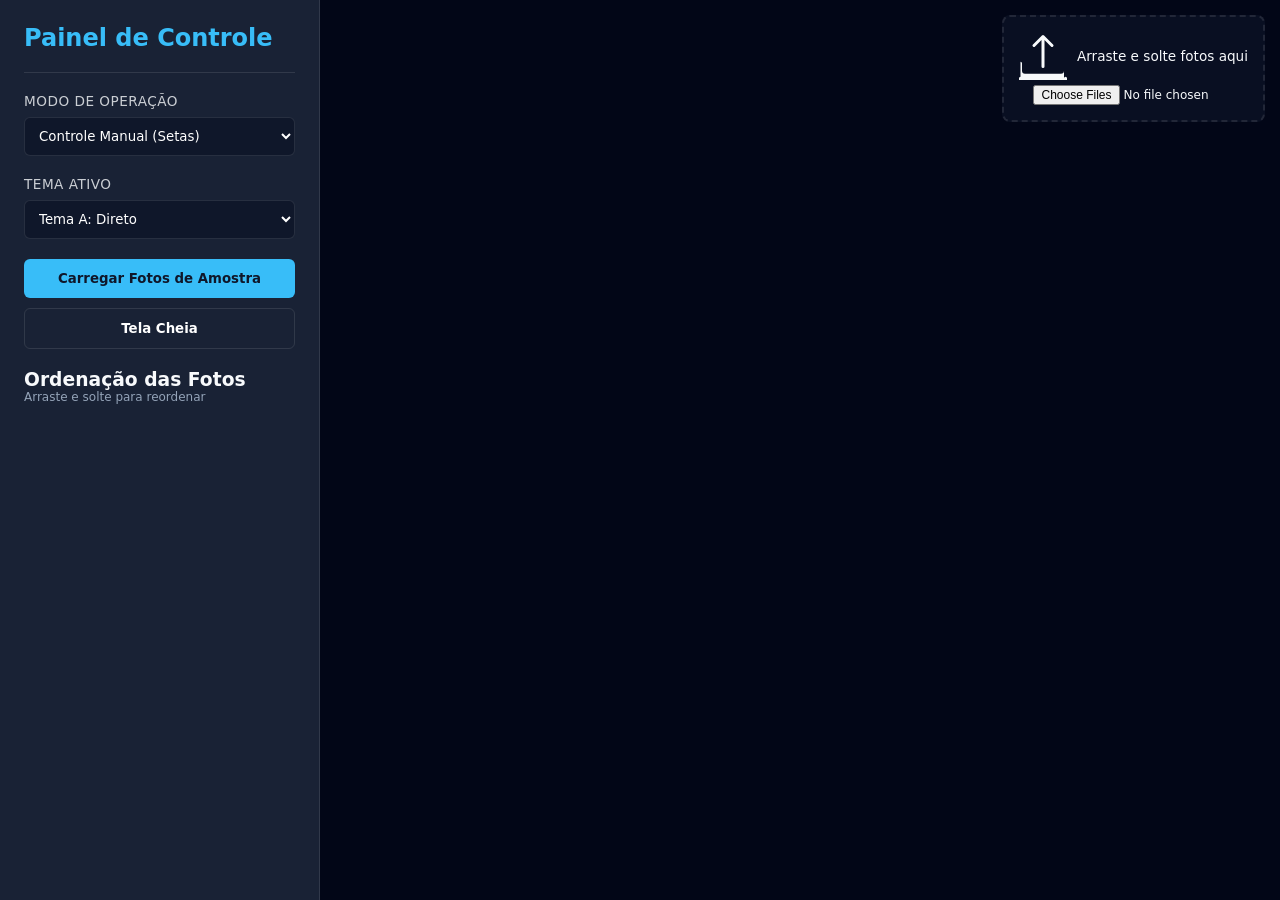
<file: pos-workshop/teste/index.html>
<!DOCTYPE html>
<html lang="pt-br">
<head>
    <meta charset="UTF-8">
    <meta name="viewport" content="width=device-width, initial-scale=1.0">
    <title>WorldSkills - Photo Slideshow Premium</title>
    <link rel="stylesheet" href="style.css">
    <link rel="stylesheet" href="themes.css">
</head>
<body>

    <aside id="sidebar">
        <h2>Painel de Controle</h2>
        <hr>
        
        <div class="control-group">
            <label for="mode-select">Modo de Operação</label>
            <select id="mode-select">
                <option value="manual">Controle Manual (Setas)</option>
                <option value="auto">Reprodução Automática (Loop)</option>
                <option value="random">Reprodução Aleatória (Infinito)</option>
            </select>
        </div>

        <div class="control-group">
            <label for="theme-select">Tema Ativo</label>
            <select id="theme-select">
                <option value="theme-a">Tema A: Direto</option>
                <option value="theme-b">Tema B: Deslizar Lateral</option>
                <option value="theme-c">Tema C: Cascata Vertical</option>
                <option value="theme-d">Tema D: Pilha de Fotos</option>
                <option value="theme-e">Tema E: Porta 3D</option>
                <option value="theme-f">Tema F: Zoom Dinâmico</option>
            </select>
        </div>

        <button id="btn-samples" class="btn-primary">Carregar Fotos de Amostra</button>
        <button id="btn-fullscreen" class="btn-secondary">Tela Cheia</button>

        <div class="order-section">
            <h3>Ordenação das Fotos</h3>
            <p class="hint">Arraste e solte para reordenar</p>
            <ul id="photo-sortable-list"></ul>
        </div>
    </aside>

    <main id="slideshow-viewport" class="theme-a">
        <div id="drop-zone">
            <div class="drop-message">
                <svg width="48" height="48" fill="currentColor" viewBox="0 0 16 16"><path d="M.5 9.9a.5.5 0 0 1 .5.5v2.5a1 1 0 0 0 1 1h12a1 1 0 0 0 1-1v2.5a.5.5 0 0 1 1 0v2.5a2 2 0 0 1-2 2H2a2 2 0 0 1-2-2v-2.5a.5.5 0 0 1 .5-.5z"/><path d="M7.646 1.146a.5.5 0 0 1 .708 0l3 3a.5.5 0 0 1-.708.708L8.5 2.707V11.5a.5.5 0 0 1-1 0V2.707L5.354 4.854a.5.5 0 1 1-.708-.708l3-3z"/></svg>
                <p>Arraste e solte fotos aqui</p>
            </div>
            <input type="file" id="file-fallback" multiple accept="image/*">
        </div>
        
        <div id="stage"></div>
    </main>

    <div id="command-hud" class="hidden">
        <div class="hud-box">
            <input type="text" id="hud-search" placeholder="Digite um comando... (Use as setas ↑ ↓ e Enter)">
            <ul id="hud-options">
                <li data-cmd="mode-manual" class="active">Mudar para o modo de controle manual</li>
                <li data-cmd="mode-auto">Mudar para o modo de reprodução automática</li>
                <li data-cmd="mode-random">Mudar para o modo de reprodução aleatória</li>
                <li data-cmd="theme-a">Mudar para o tema A</li>
                <li data-cmd="theme-b">Mudar para o tema B</li>
                <li data-cmd="theme-c">Mudar para o tema C</li>
                <li data-cmd="theme-d">Mudar para o tema D</li>
                <li data-cmd="theme-e">Mudar para o tema E</li>
                <li data-cmd="theme-f">Mudar para o tema F</li>
            </ul>
            <div class="hud-footer">Pressione <kbd>ESC</kbd> para fechar</div>
        </div>
    </div>

    <script src="app.js"></script>
</body>
</html>
</file>
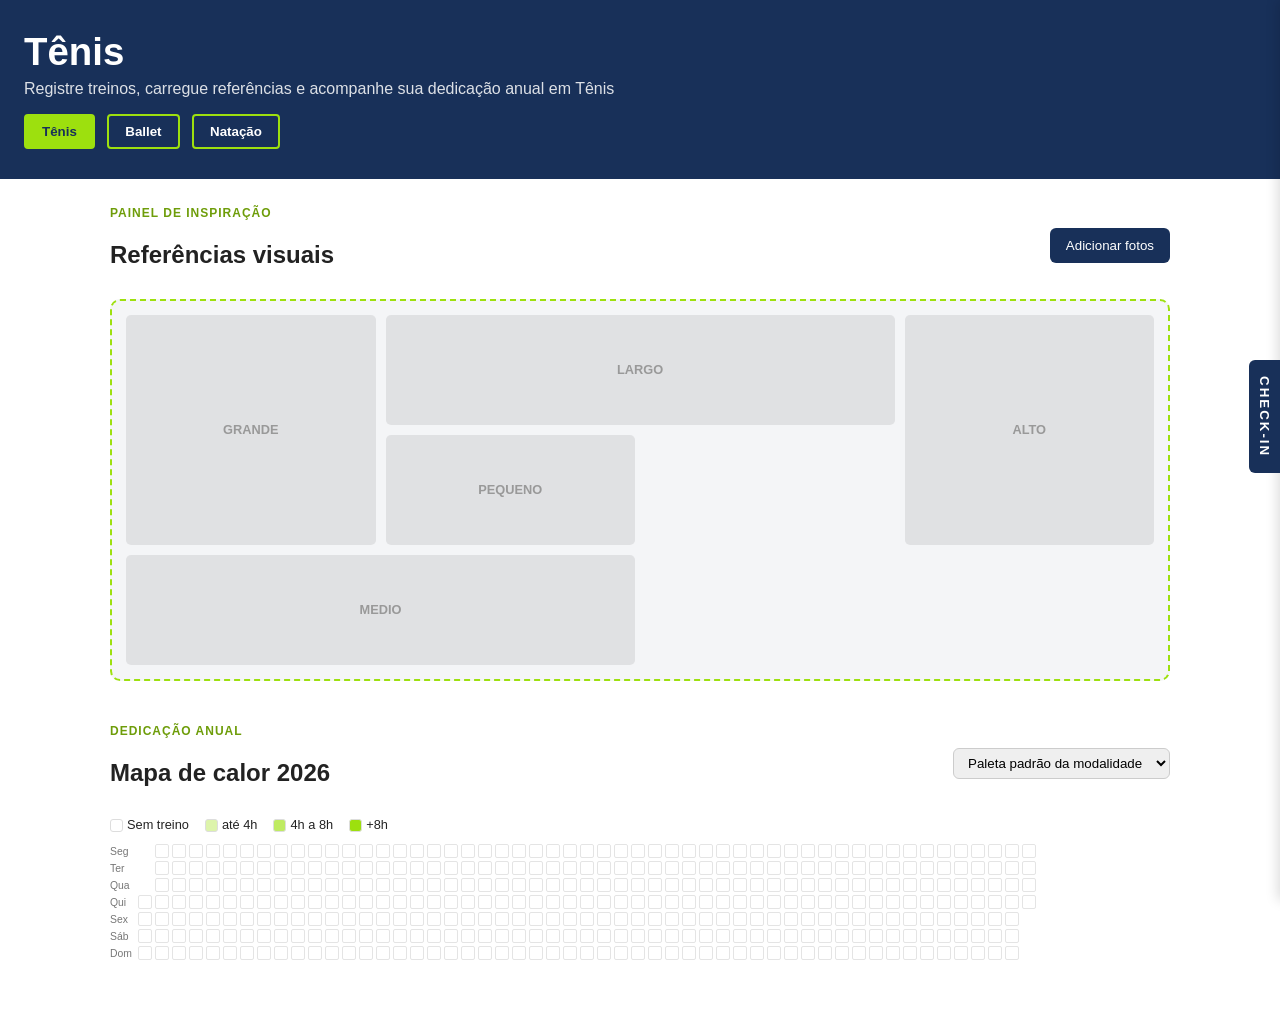
<file: seletiva_provas/front/index.html>
<!DOCTYPE html>
<html lang="pt-br">
<head>
<meta charset="UTF-8">
<title>Gestão de Treinos</title>
<link rel="stylesheet" href="style.css">
</head>
<body>

  <!-- cabeçalho: nome do esporte + seletor de modalidade -->
  <header id="cabecalho">
    <h1 id="nomeEsporte">Tênis</h1>
    <p>Registre treinos, carregue referências e acompanhe sua dedicação anual em <span id="nomeEsporte2">Tênis</span></p>
    <nav id="seletorModalidade">
      <button data-tema="tenis" class="ativo">Tênis</button>
      <button data-tema="ballet">Ballet</button>
      <button data-tema="natacao">Natação</button>
    </nav>
  </header>

  <main>

    <!-- painel de inspiração: grid de 5 slots com drag and drop -->
    <section id="painelInspiracao">
      <div class="painel-topo">
        <div>
          <span class="eyebrow">PAINEL DE INSPIRAÇÃO</span>
          <h2>Referências visuais</h2>
        </div>
        <button id="btnAdicionarFotos">Adicionar fotos</button>
        <input type="file" id="inputArquivo" accept="image/*" multiple hidden>
      </div>
      <div id="dropzone">
        <div id="gridFotos"></div>
      </div>
    </section>

    <!-- mapa de calor anual (estilo GitHub) -->
    <section id="secaoHeatmap">
      <div class="heatmap-topo">
        <div>
          <span class="eyebrow">DEDICAÇÃO ANUAL</span>
          <h2>Mapa de calor 2026</h2>
        </div>
        <select id="selectCorHeatmap">
          <option value="padrao">Paleta padrão da modalidade</option>
          <option value="cor1">Base na cor 1 da paleta</option>
          <option value="cor2">Base na cor 2 da paleta</option>
          <option value="cor3">Base na cor 3 da paleta</option>
        </select>
      </div>
      <div class="legenda">
        <span><i class="quadrado nivel0"></i>Sem treino</span>
        <span><i class="quadrado nivel1"></i>até 4h</span>
        <span><i class="quadrado nivel2"></i>4h a 8h</span>
        <span><i class="quadrado nivel3"></i>+8h</span>
      </div>
      <div id="heatmapWrapper">
        <div id="labelsDias">
          <span>Seg</span><span>Ter</span><span>Qua</span><span>Qui</span><span>Sex</span><span>Sáb</span><span>Dom</span>
        </div>
        <div id="heatmapGrid"></div>
      </div>
    </section>
  </main>

  <!-- tooltip flutuante do heatmap -->
  <div id="tooltip" class="escondido"></div>

  <!-- aba fixa que fica sempre visível, mesmo com a sidebar fechada -->
  <button id="abaCheckin">CHECK-IN</button>

  <!-- sidebar retrátil de check-in de treinos -->
  <aside id="sidebarCheckin">
    <span class="eyebrow">CHECK-IN DE TREINOS</span>
    <h3>Registrar treino</h3>

    <label>Modalidade</label>
    <select id="selectModalidade">
      <option value="tenis">Tênis</option>
      <option value="ballet">Ballet</option>
      <option value="natacao">Natação</option>
    </select>

    <label>Data</label>
    <input type="date" id="inputData">

    <label>Data Hora Início</label>
    <input type="datetime-local" id="inputInicio">

    <label>Data Hora Fim</label>
    <input type="datetime-local" id="inputFim">

    <label>Local</label>
    <input type="text" id="inputLocal" placeholder="Ex.: Centro de Treinamento">

    <button id="btnSalvarCheckin">Salvar check-in</button>
    <p id="mensagemCheckin"></p>

    <span class="eyebrow">LOCALSTORAGE</span>
    <h3>Últimos registros</h3>
    <div id="listaRegistros"></div>
    <button id="btnLimparRegistros">Limpar registros</button>
  </aside>

  <script src="script.js"></script>
</body>
</html>
</file>
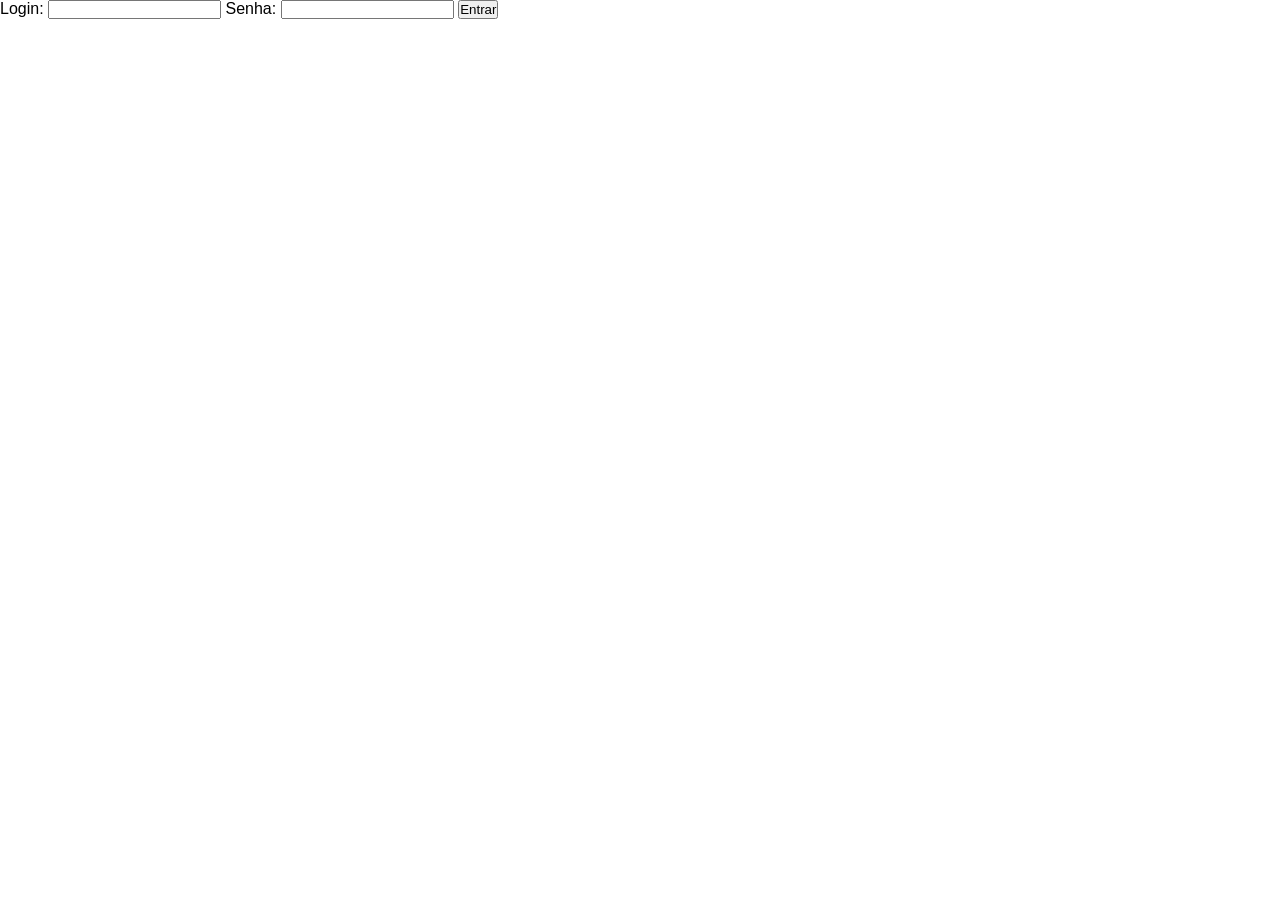
<file: HelpDesk1/tst.html>
<!DOCTYPE html>
<html lang="en">
<head>
    <meta charset="UTF-8">
    <meta name="viewport" content="width=device-width, initial-scale=1.0">
    <title>Login</title>
    <link rel="stylesheet" href="style.css">
</head>
<body>
    <div>
        <form action="POST">
            <label for="login">Login:</label>
            <input type="text" name="login" required>
            <label for="senha">Senha:</label>
            <input type="password" name="senha" required>
            <button type="submit">Entrar</button>
        </form>
    </div>
</body>
</html>
</file>
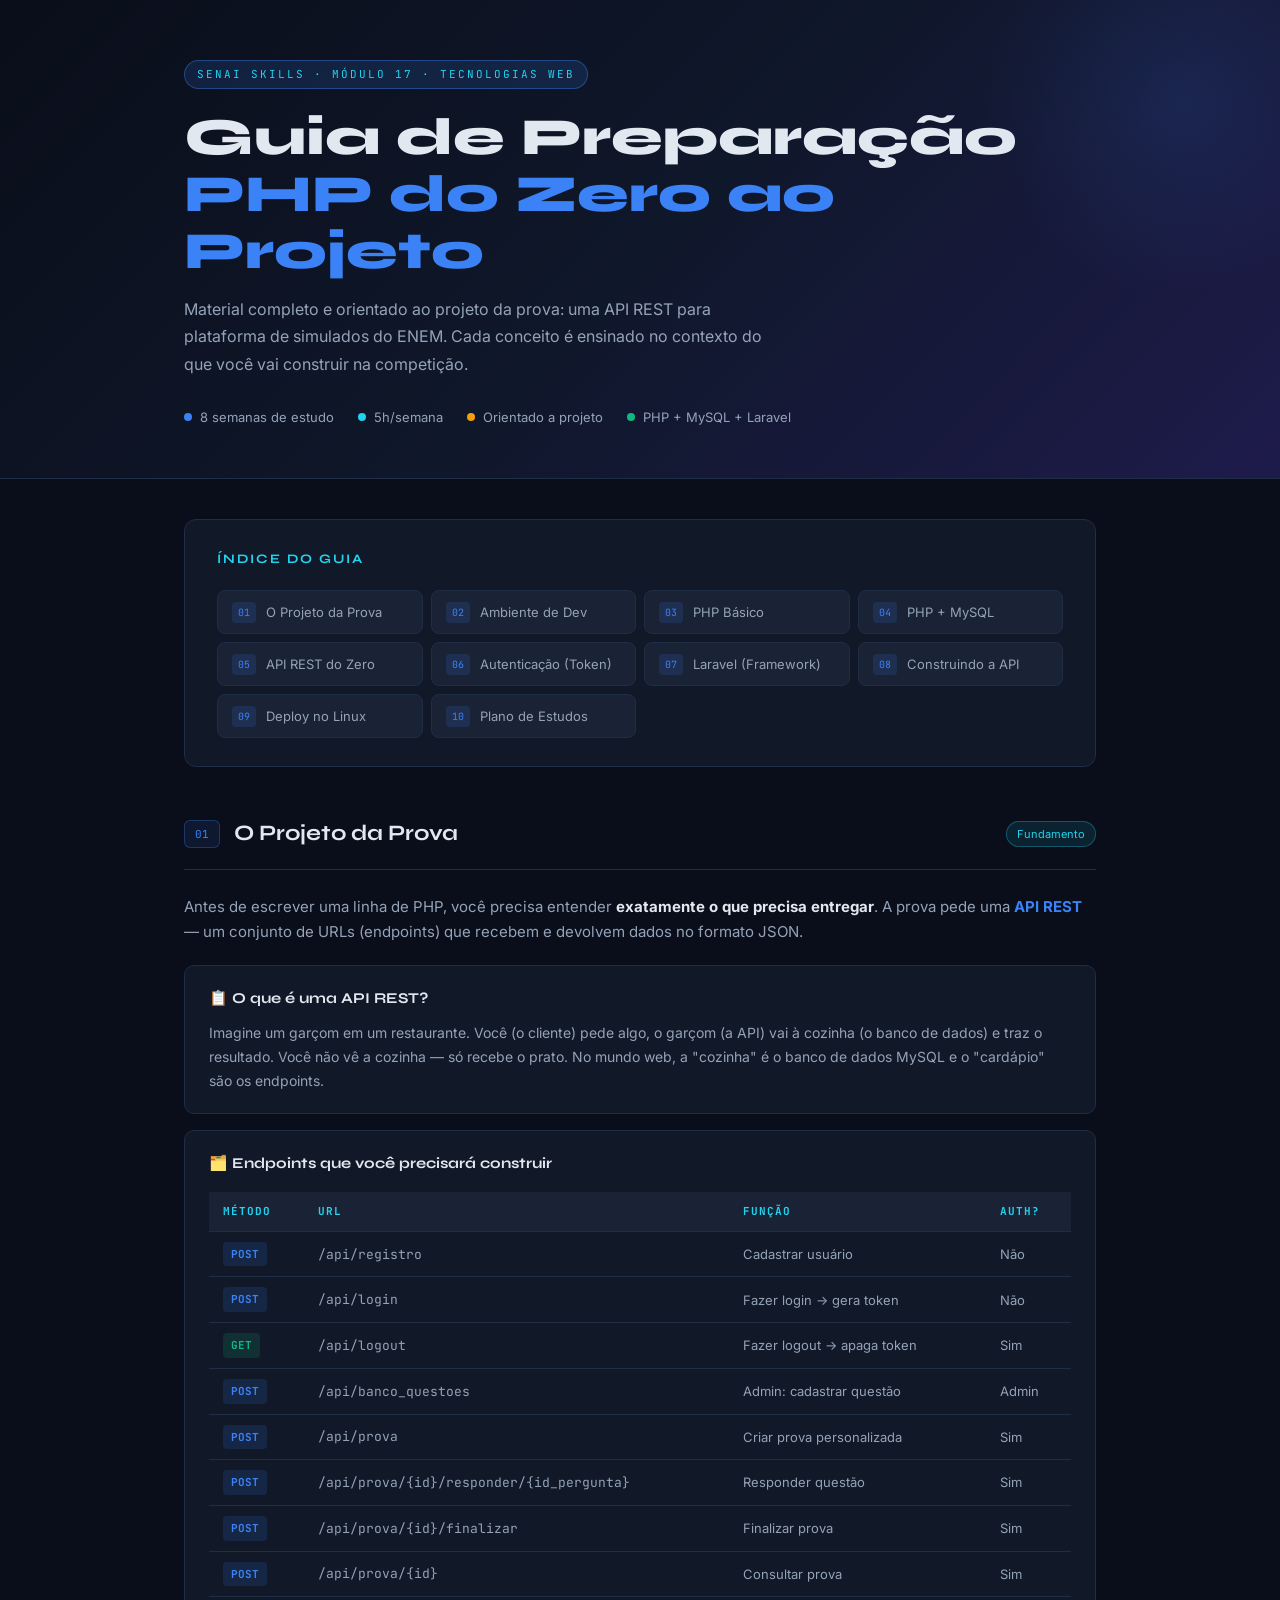
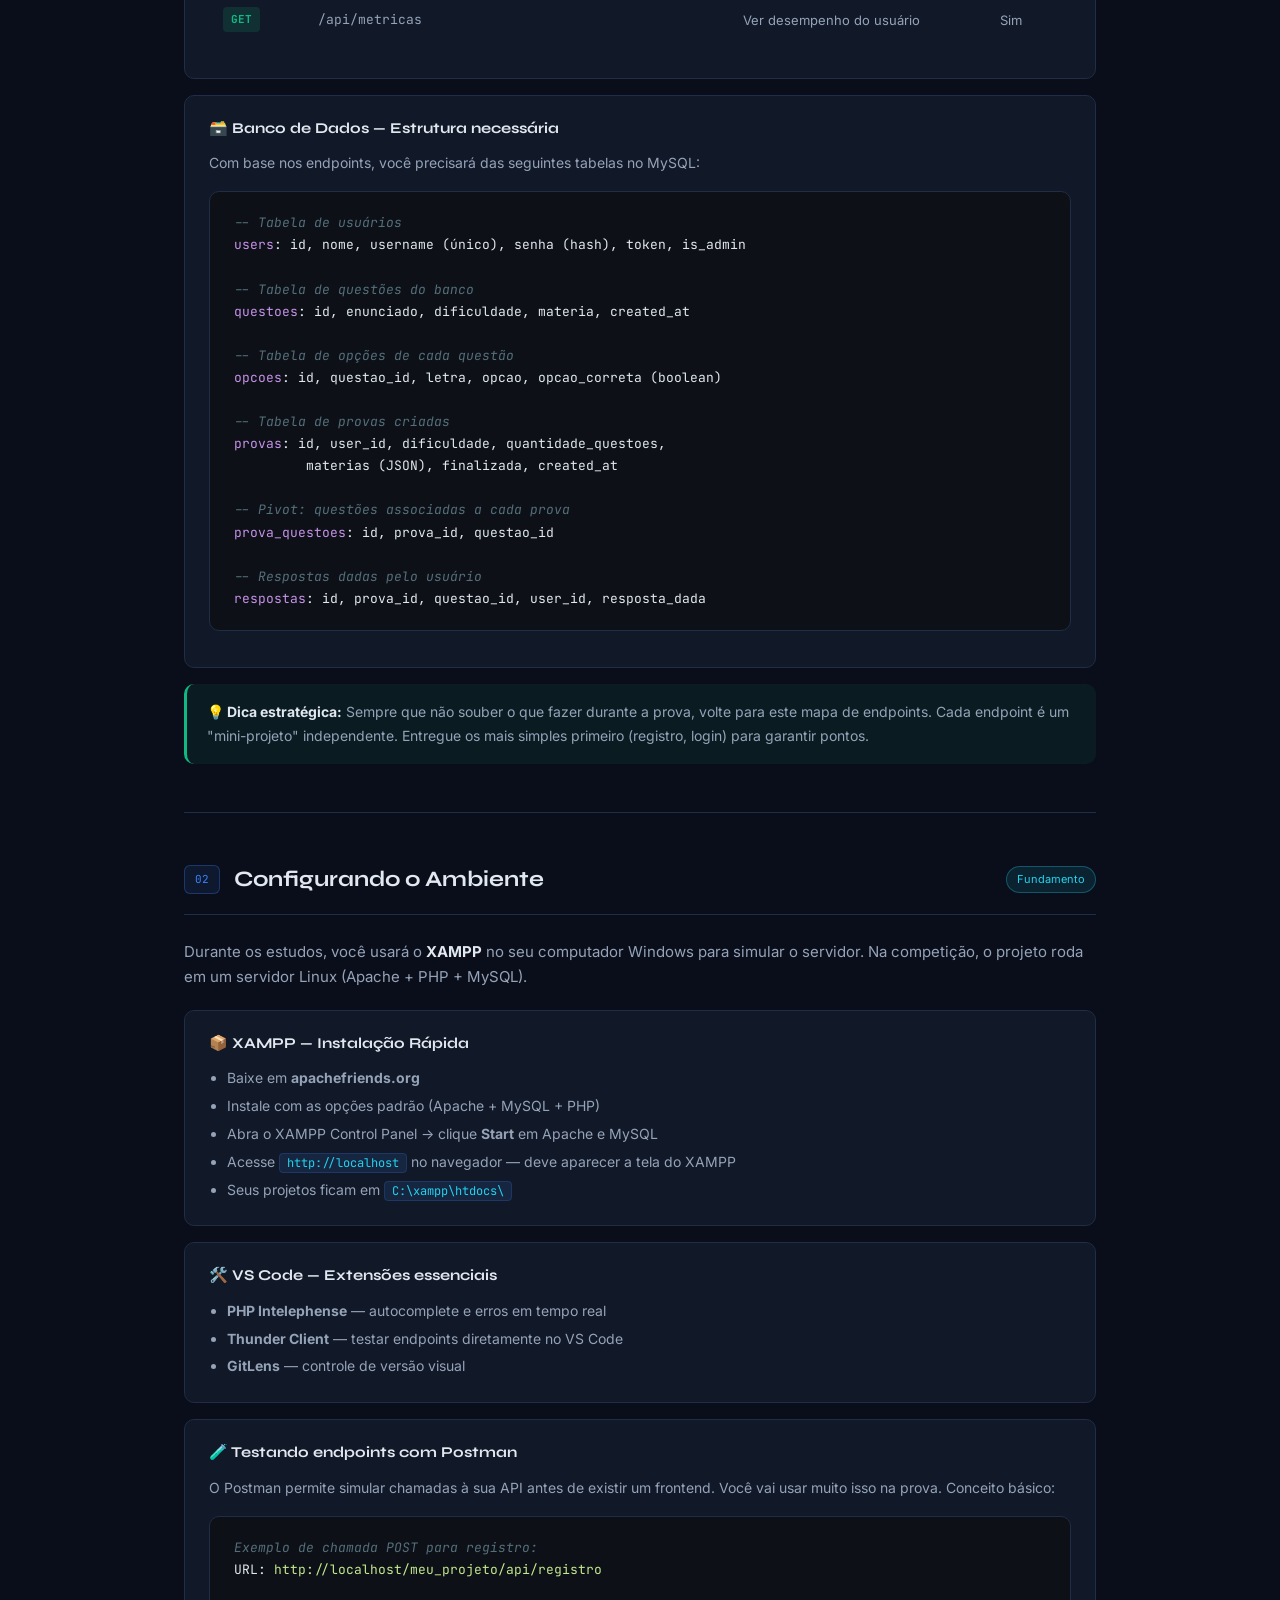
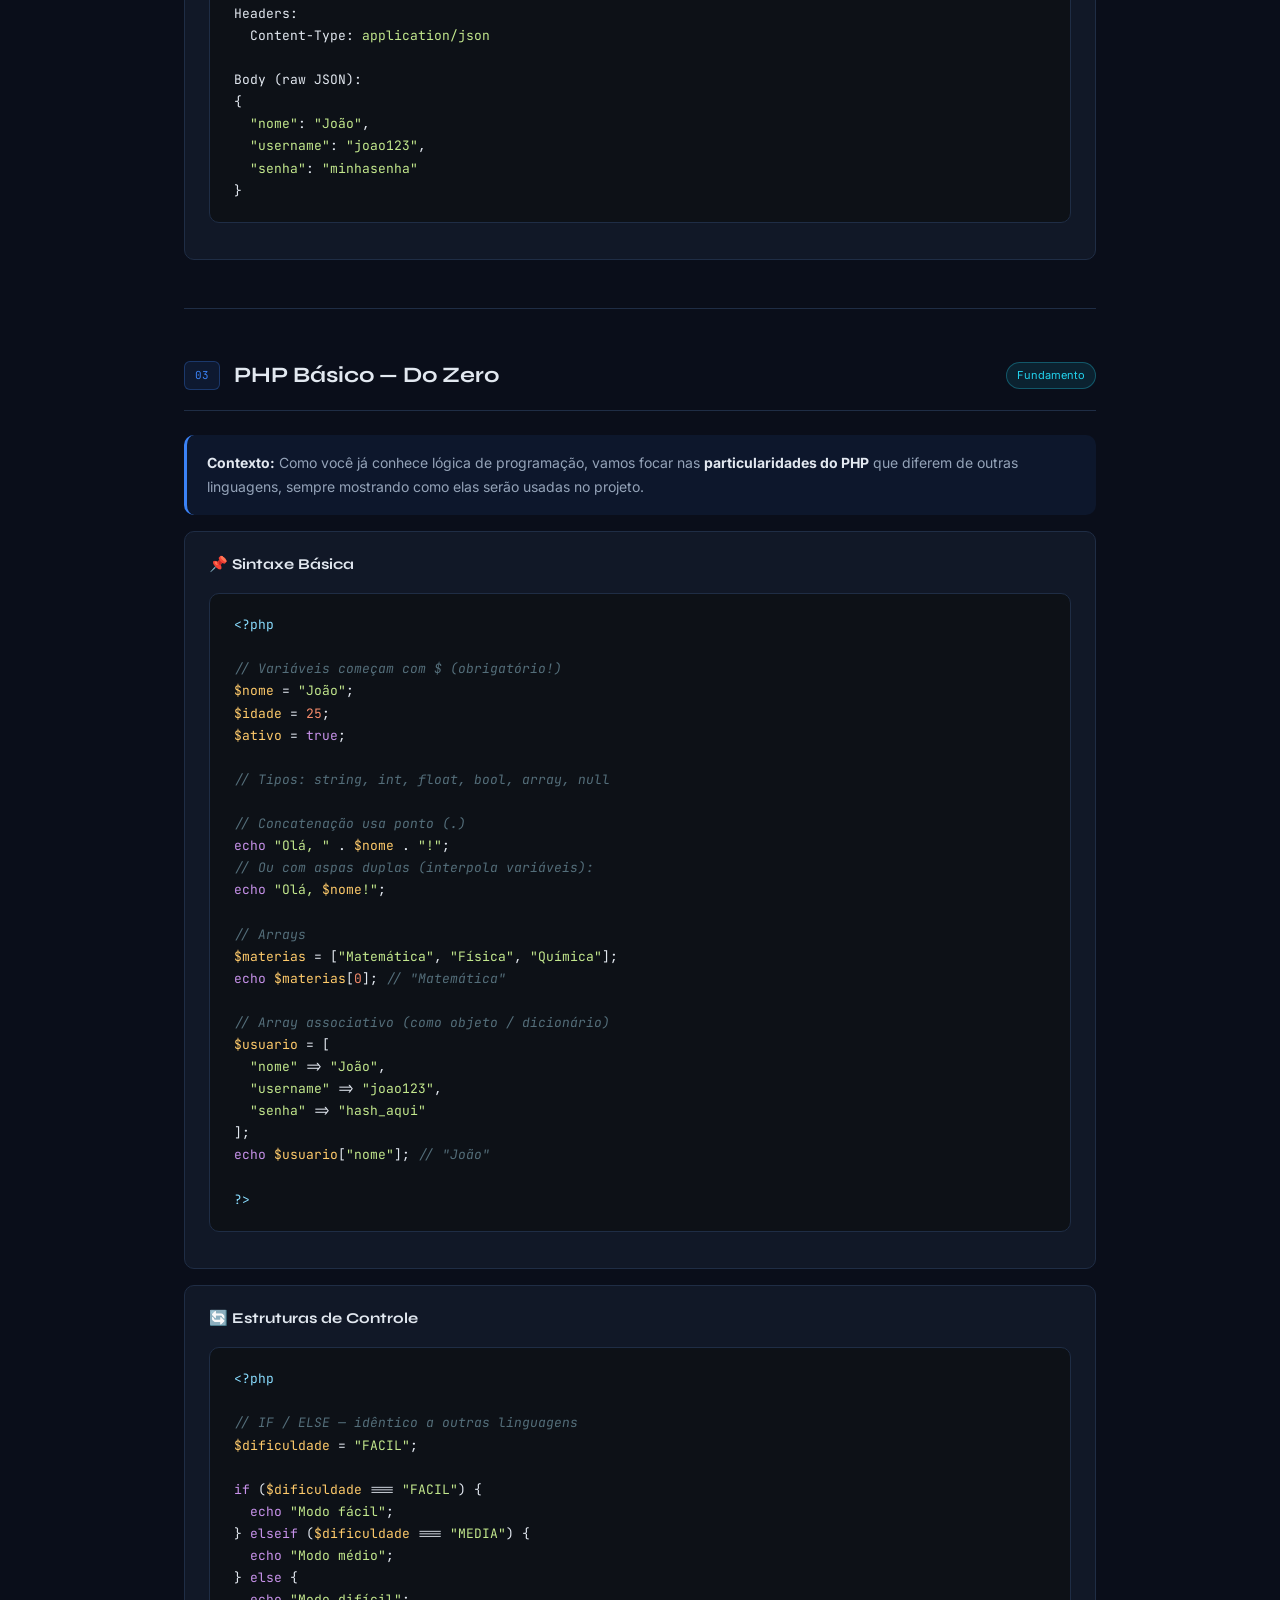
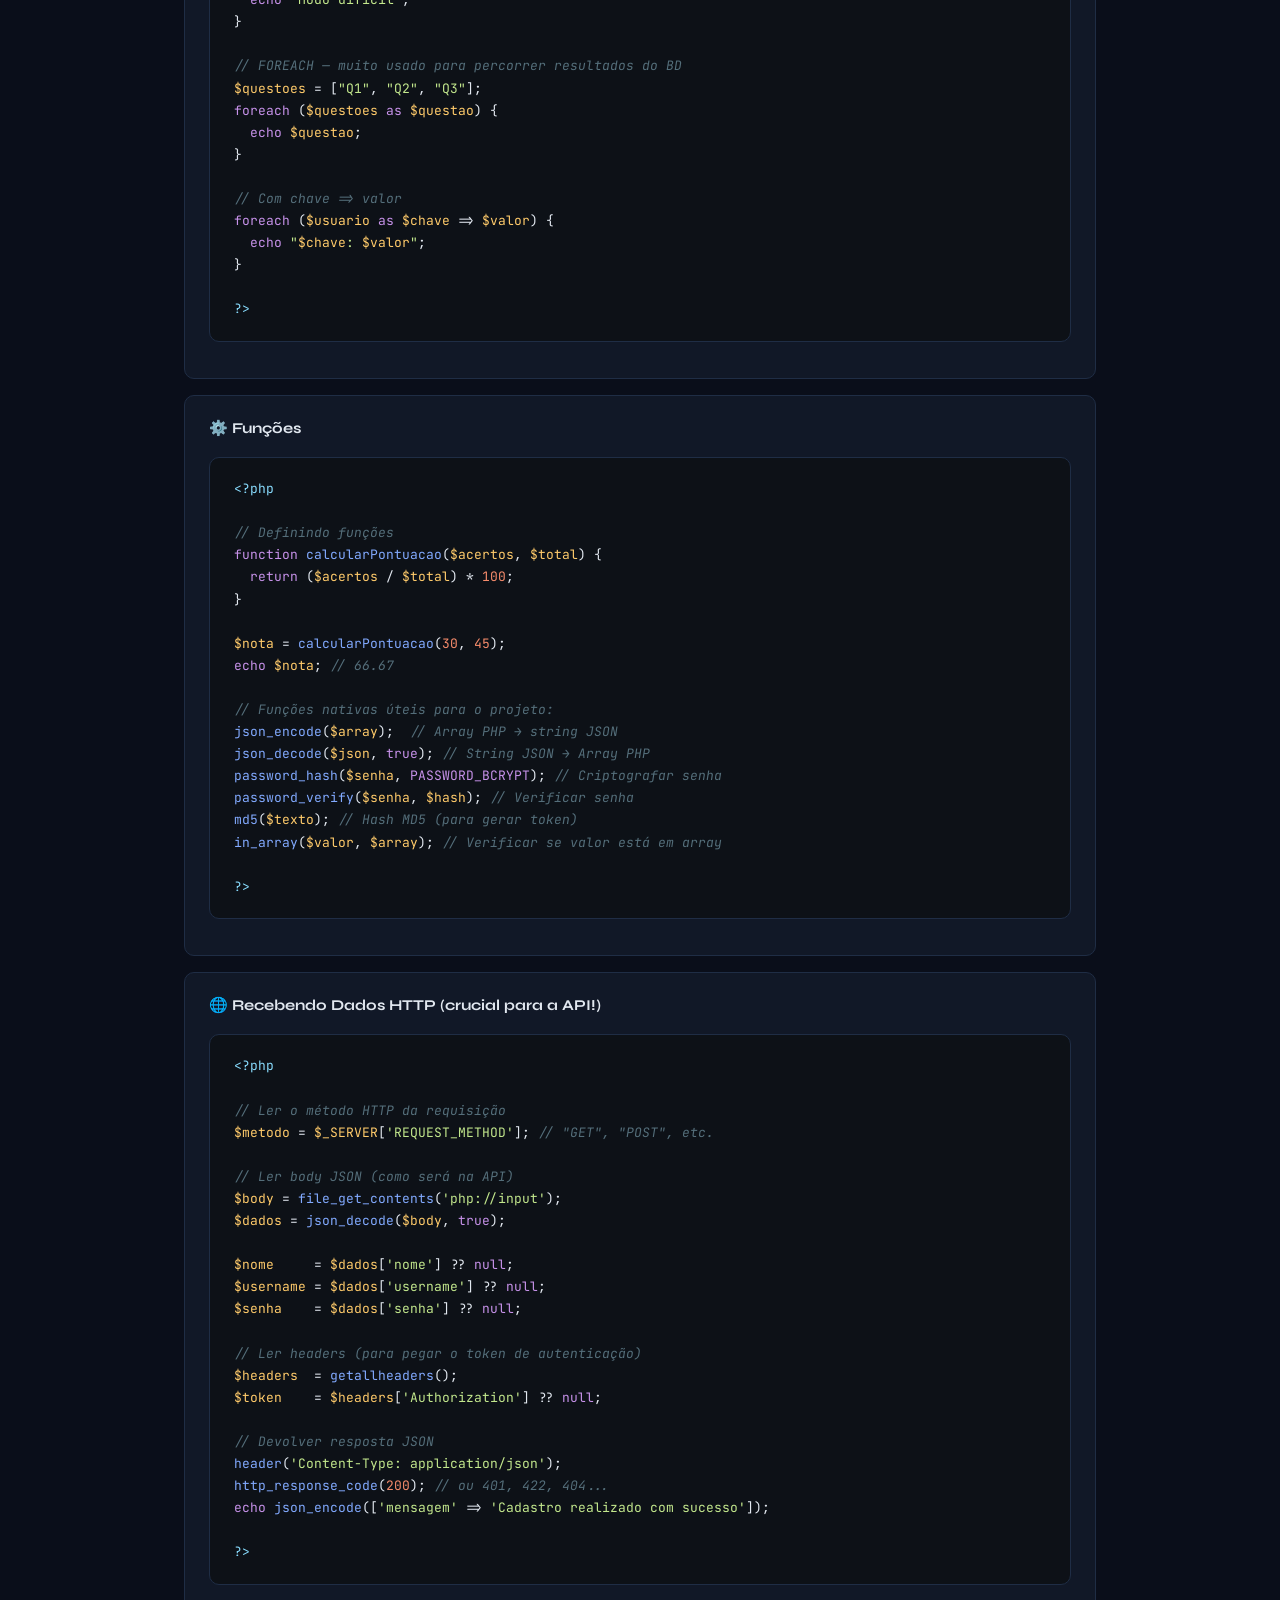
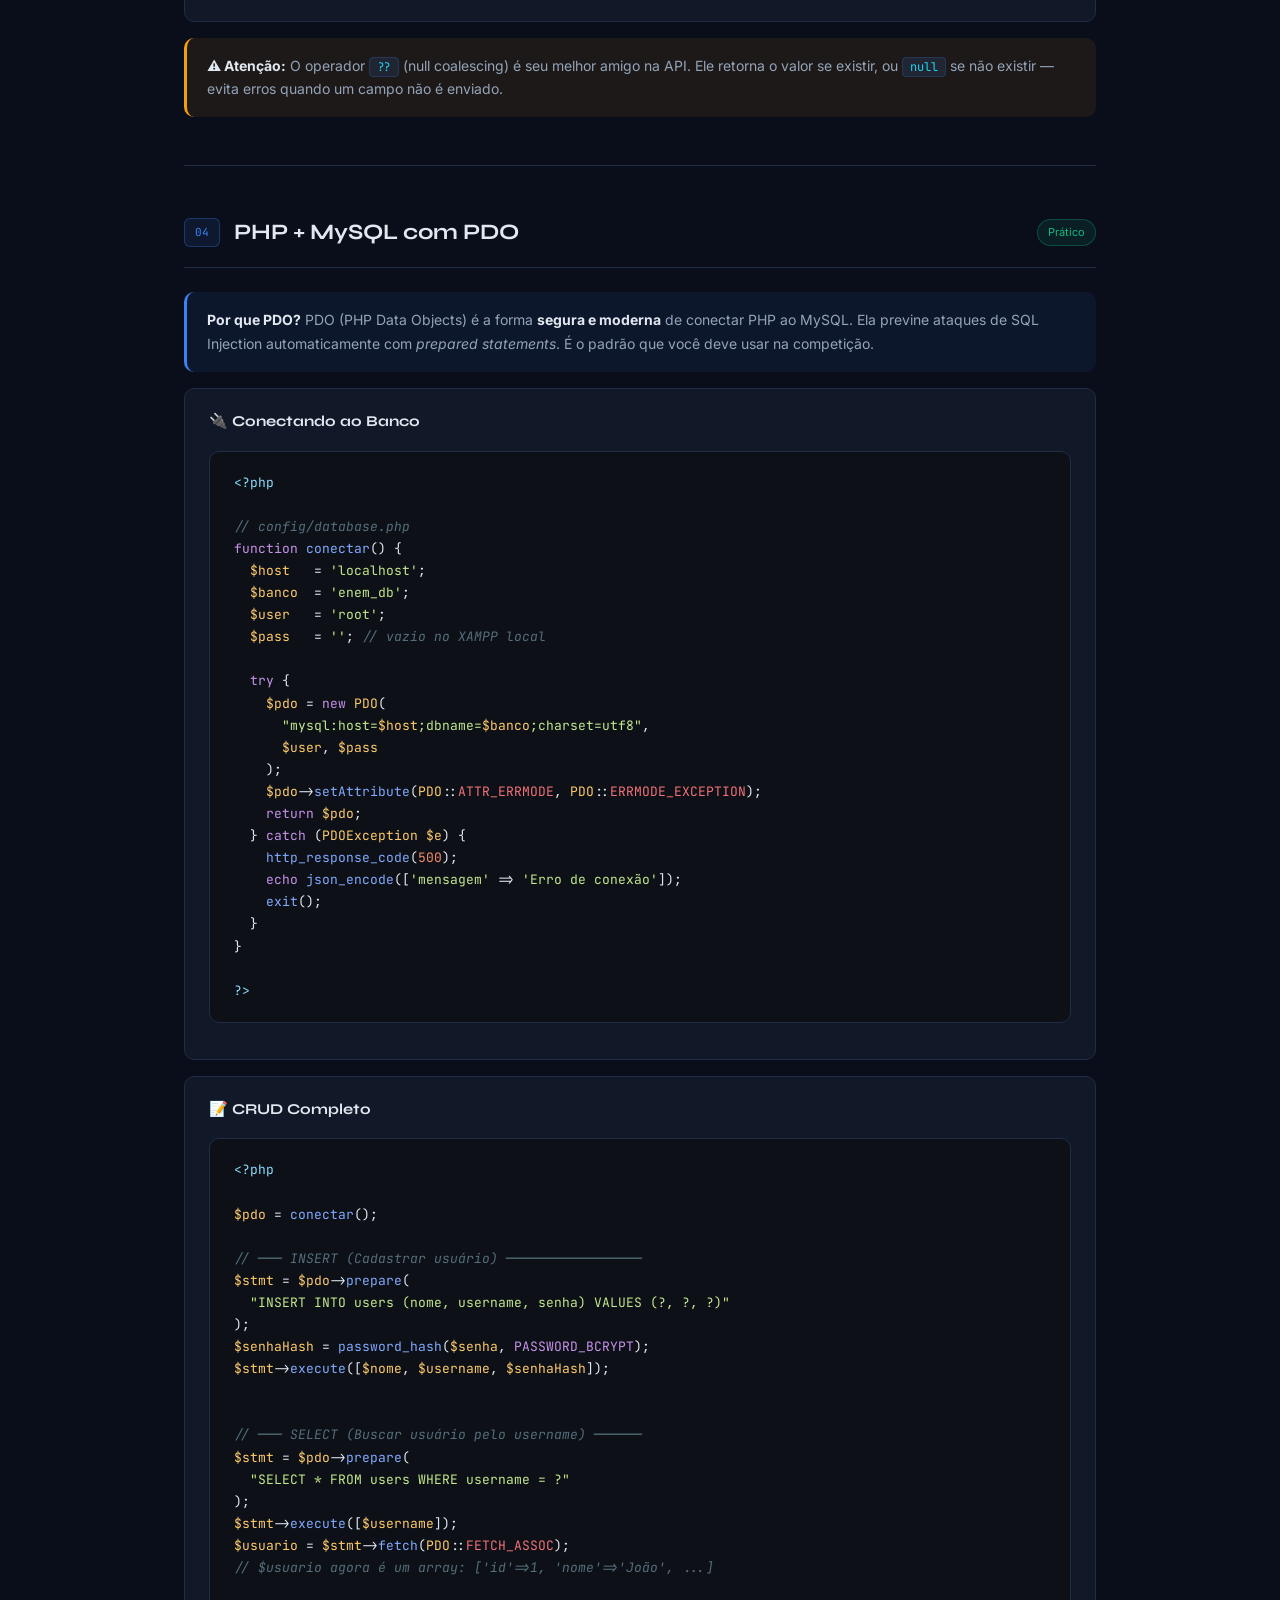
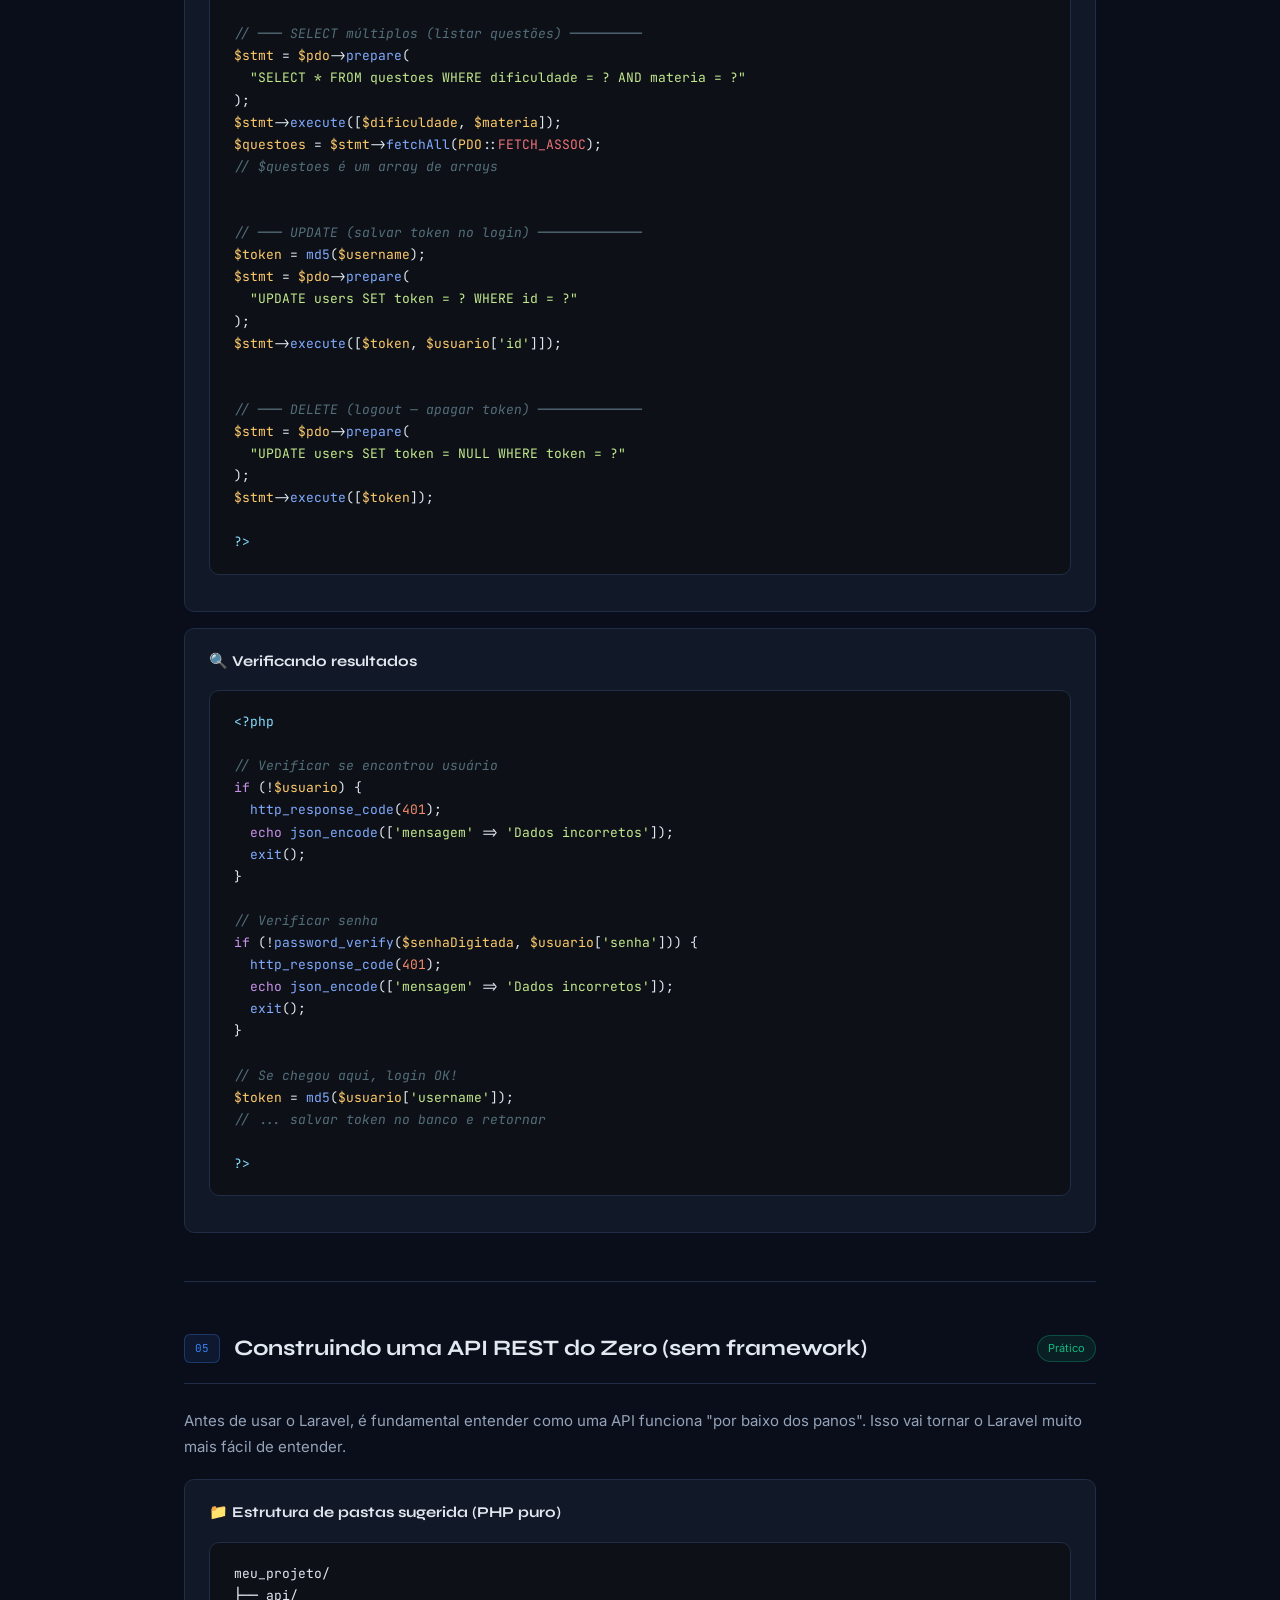
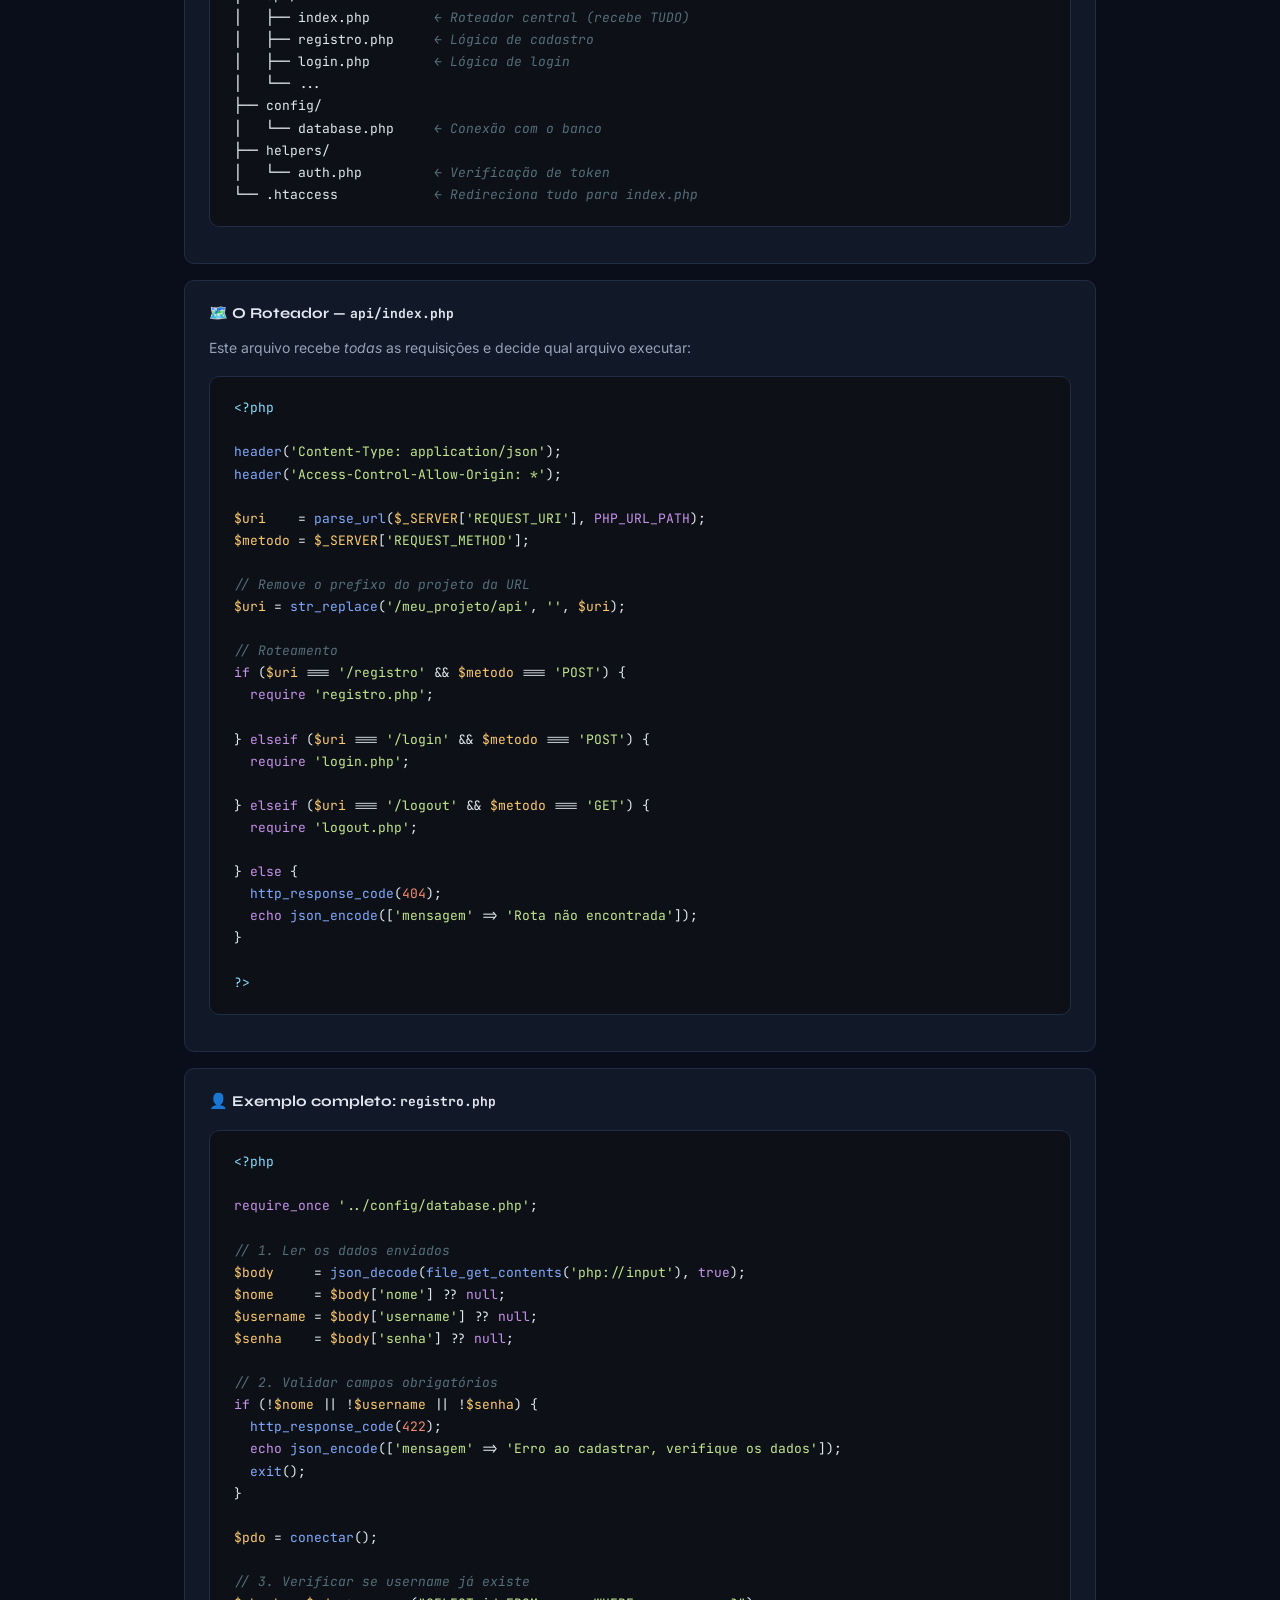
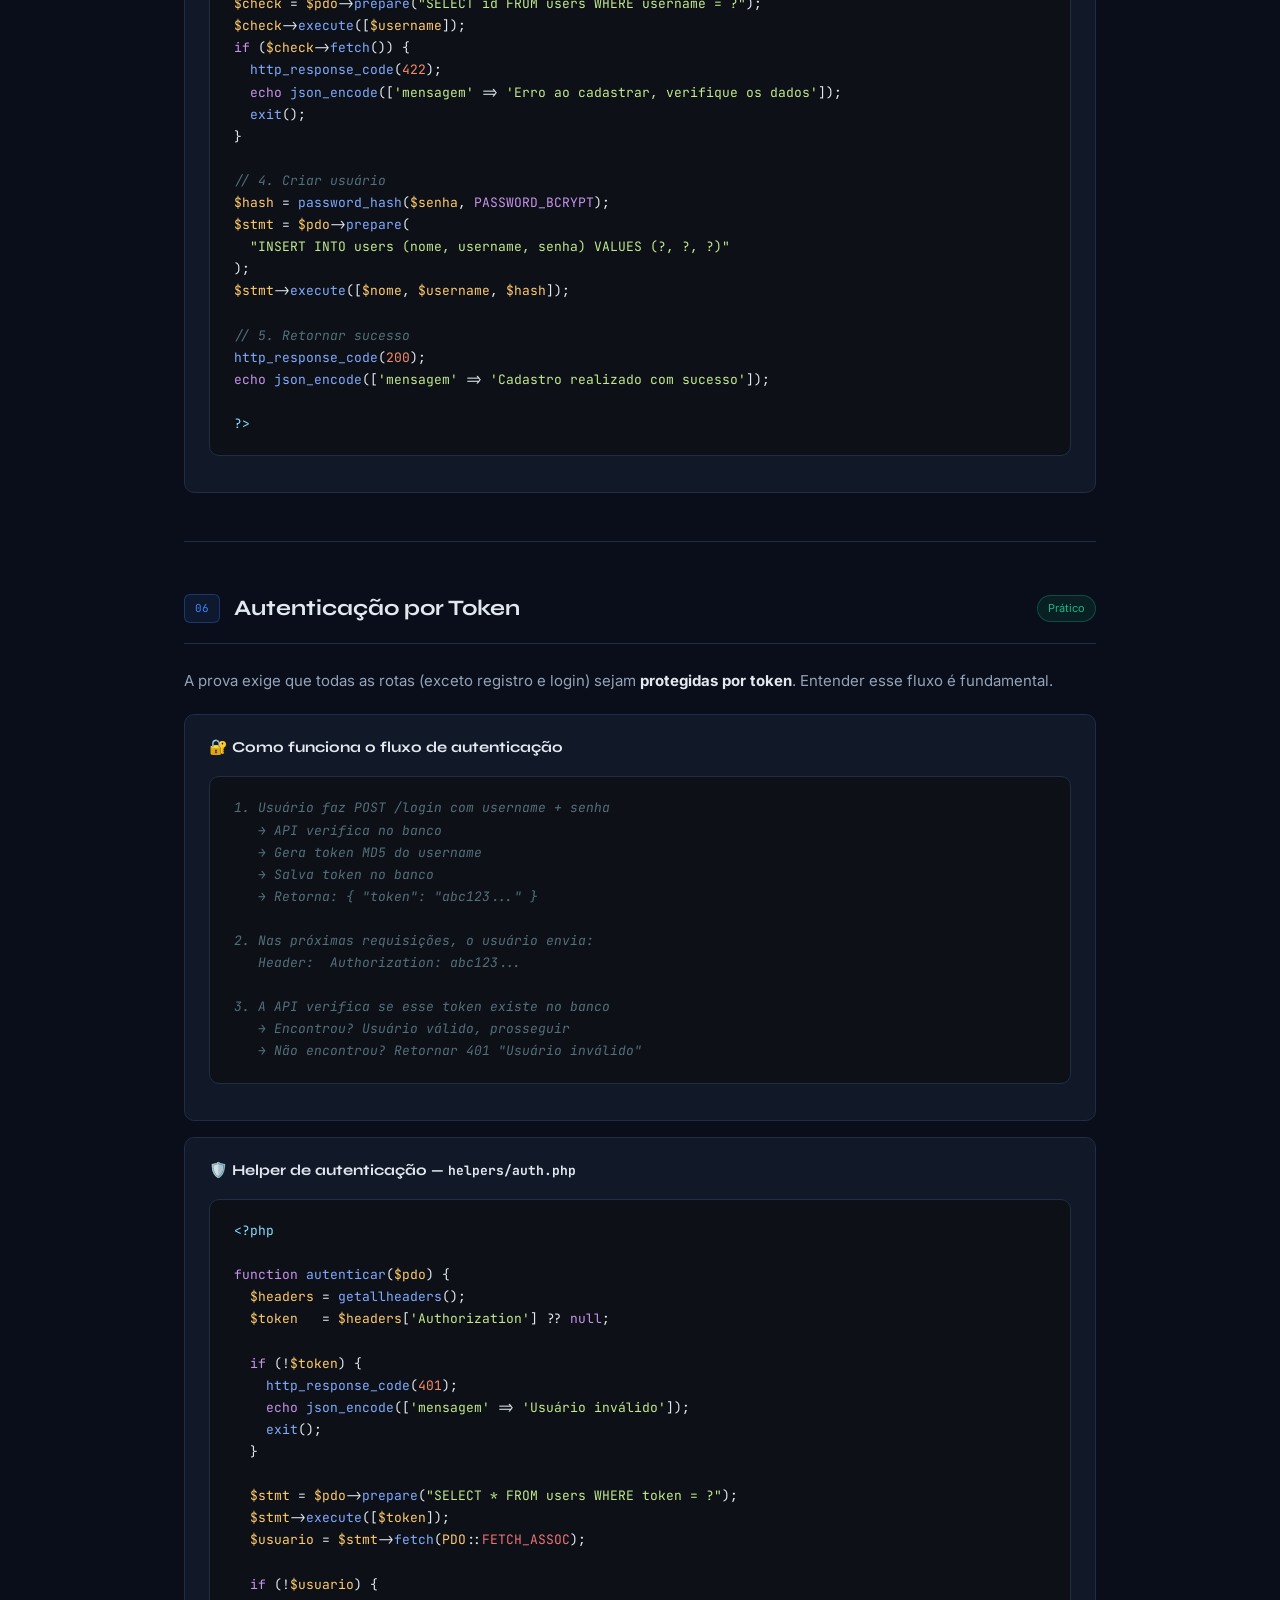
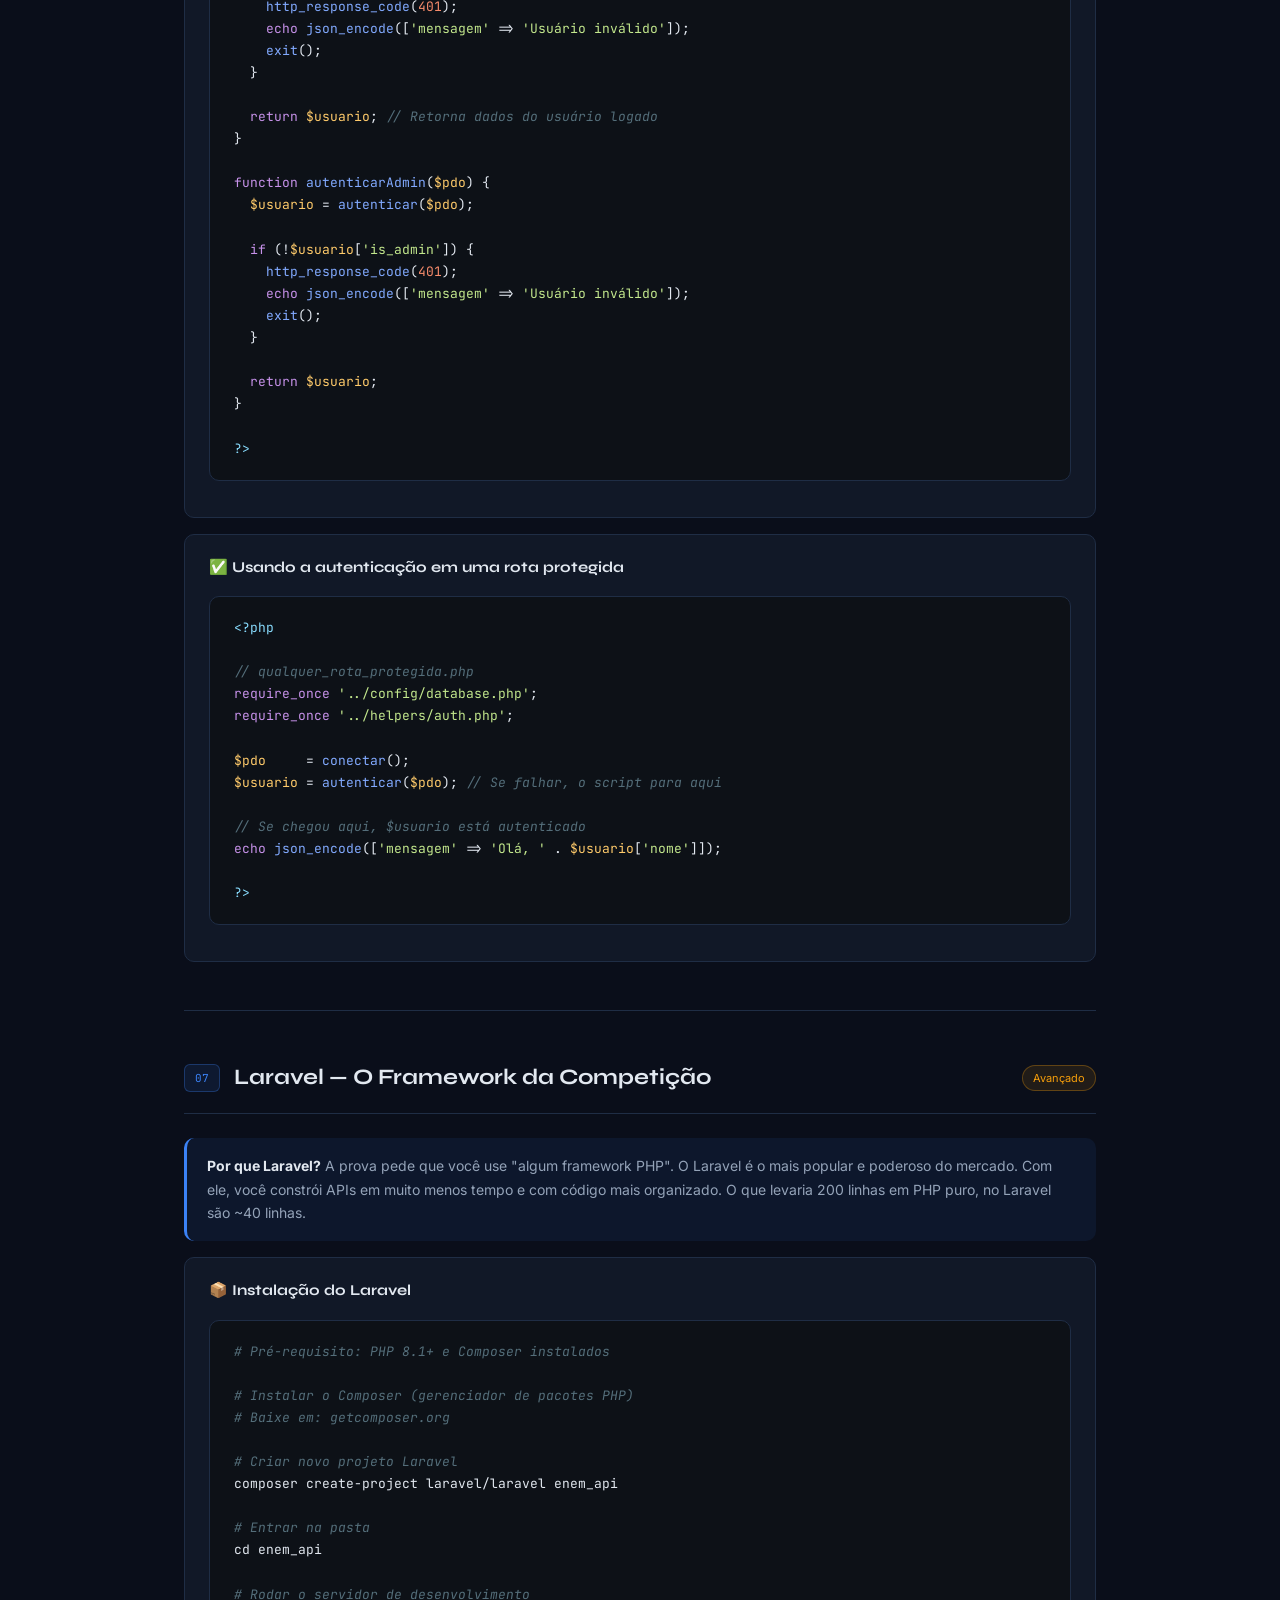
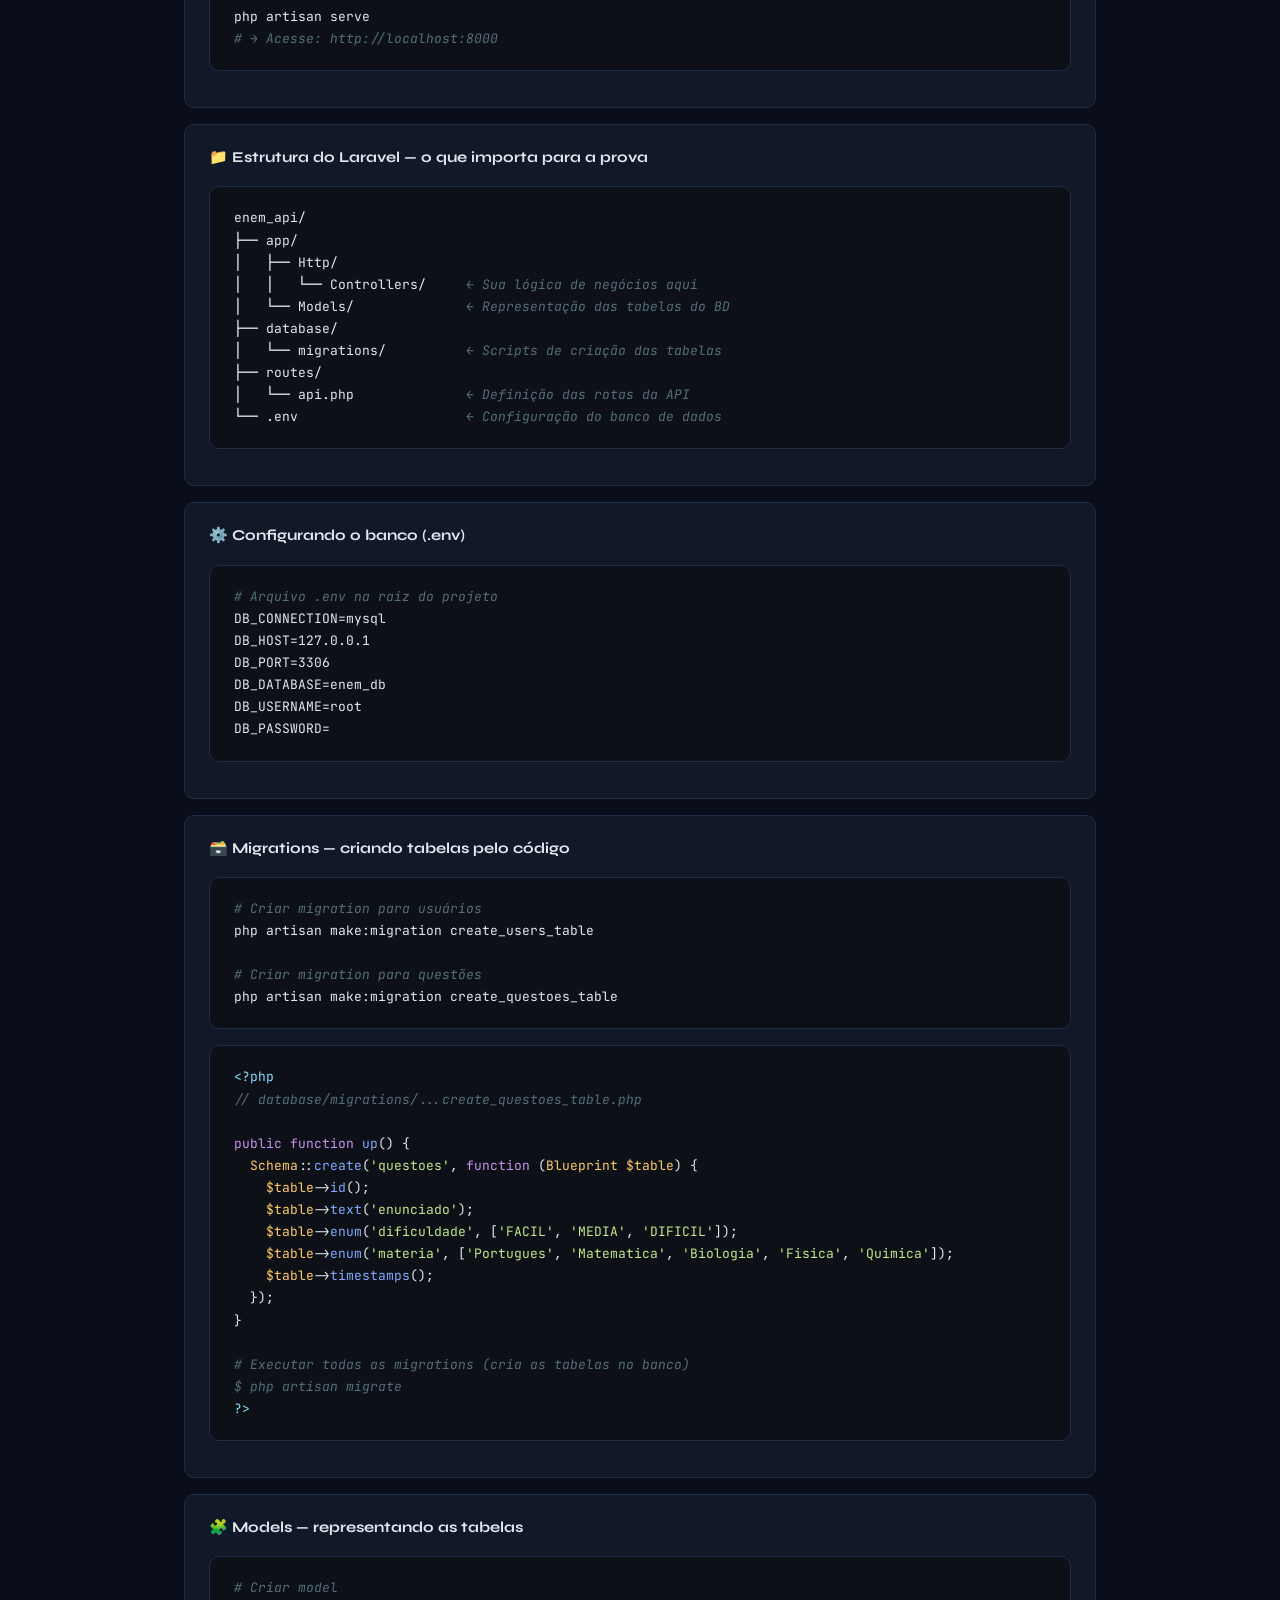
<file: testes/tst1/claude1.html>
<!DOCTYPE html>
<html lang="pt-BR">
<head>
<meta charset="UTF-8">
<meta name="viewport" content="width=device-width, initial-scale=1.0">
<title>Guia PHP – SENAI Skills | Tecnologias Web</title>
<link href="https://fonts.googleapis.com/css2?family=JetBrains+Mono:wght@400;700&family=Syne:wght@400;700;800&family=Inter:wght@400;500;600&display=swap" rel="stylesheet">
<style>
  :root {
    --bg: #0a0e1a;
    --surface: #111827;
    --surface2: #1a2235;
    --border: #1f2d45;
    --accent: #3b82f6;
    --accent2: #22d3ee;
    --accent3: #f59e0b;
    --green: #10b981;
    --red: #ef4444;
    --text: #e2e8f0;
    --text-muted: #64748b;
    --text-dim: #94a3b8;
    --code-bg: #0d1117;
  }

  * { box-sizing: border-box; margin: 0; padding: 0; }

  body {
    background: var(--bg);
    color: var(--text);
    font-family: 'Inter', sans-serif;
    font-size: 15px;
    line-height: 1.7;
  }

  /* HEADER */
  .hero {
    background: linear-gradient(135deg, #0a0e1a 0%, #0f172a 50%, #1e1b4b 100%);
    border-bottom: 1px solid var(--border);
    padding: 60px 40px 50px;
    position: relative;
    overflow: hidden;
  }
  .hero::before {
    content: '';
    position: absolute;
    top: -100px; right: -100px;
    width: 400px; height: 400px;
    background: radial-gradient(circle, rgba(59,130,246,0.12) 0%, transparent 70%);
    pointer-events: none;
  }
  .hero-badge {
    display: inline-block;
    background: rgba(59,130,246,0.15);
    border: 1px solid rgba(59,130,246,0.4);
    color: var(--accent2);
    font-family: 'JetBrains Mono', monospace;
    font-size: 11px;
    letter-spacing: 2px;
    text-transform: uppercase;
    padding: 4px 12px;
    border-radius: 20px;
    margin-bottom: 20px;
  }
  .hero h1 {
    font-family: 'Syne', sans-serif;
    font-size: clamp(28px, 5vw, 52px);
    font-weight: 800;
    line-height: 1.1;
    margin-bottom: 16px;
  }
  .hero h1 span { color: var(--accent); }
  .hero p {
    color: var(--text-dim);
    max-width: 600px;
    font-size: 16px;
  }
  .hero-meta {
    display: flex;
    gap: 24px;
    margin-top: 28px;
    flex-wrap: wrap;
  }
  .hero-chip {
    display: flex;
    align-items: center;
    gap: 8px;
    font-size: 13px;
    color: var(--text-dim);
  }
  .hero-chip .dot {
    width: 8px; height: 8px;
    border-radius: 50%;
  }
  .dot-blue { background: var(--accent); }
  .dot-cyan { background: var(--accent2); }
  .dot-amber { background: var(--accent3); }
  .dot-green { background: var(--green); }

  /* LAYOUT */
  .container { max-width: 960px; margin: 0 auto; padding: 0 24px; }

  /* NAV SUMMARY */
  .nav-box {
    background: var(--surface);
    border: 1px solid var(--border);
    border-radius: 12px;
    padding: 28px 32px;
    margin: 40px 0;
  }
  .nav-box h2 {
    font-family: 'Syne', sans-serif;
    font-size: 13px;
    letter-spacing: 2px;
    text-transform: uppercase;
    color: var(--accent2);
    margin-bottom: 20px;
  }
  .nav-grid {
    display: grid;
    grid-template-columns: repeat(auto-fill, minmax(200px, 1fr));
    gap: 8px;
  }
  .nav-item {
    display: flex;
    align-items: center;
    gap: 10px;
    padding: 10px 14px;
    background: var(--surface2);
    border: 1px solid var(--border);
    border-radius: 8px;
    font-size: 13px;
    color: var(--text-dim);
    text-decoration: none;
    transition: all 0.2s;
    cursor: pointer;
  }
  .nav-item:hover {
    border-color: var(--accent);
    color: var(--text);
    background: rgba(59,130,246,0.08);
  }
  .nav-num {
    font-family: 'JetBrains Mono', monospace;
    font-size: 10px;
    color: var(--accent);
    background: rgba(59,130,246,0.15);
    padding: 2px 6px;
    border-radius: 4px;
    flex-shrink: 0;
  }

  /* SECTION */
  .section {
    margin: 48px 0;
    scroll-margin-top: 20px;
  }
  .section-header {
    display: flex;
    align-items: center;
    gap: 14px;
    margin-bottom: 24px;
    padding-bottom: 16px;
    border-bottom: 1px solid var(--border);
  }
  .section-num {
    font-family: 'JetBrains Mono', monospace;
    font-size: 11px;
    color: var(--accent);
    background: rgba(59,130,246,0.1);
    border: 1px solid rgba(59,130,246,0.3);
    padding: 4px 10px;
    border-radius: 6px;
    white-space: nowrap;
  }
  .section-header h2 {
    font-family: 'Syne', sans-serif;
    font-size: 22px;
    font-weight: 700;
  }
  .section-tag {
    margin-left: auto;
    font-size: 11px;
    padding: 3px 10px;
    border-radius: 20px;
    white-space: nowrap;
  }
  .tag-fundamento { background: rgba(34,211,238,0.1); color: var(--accent2); border: 1px solid rgba(34,211,238,0.3); }
  .tag-pratico { background: rgba(16,185,129,0.1); color: var(--green); border: 1px solid rgba(16,185,129,0.3); }
  .tag-avancado { background: rgba(245,158,11,0.1); color: var(--accent3); border: 1px solid rgba(245,158,11,0.3); }
  .tag-deploy { background: rgba(239,68,68,0.1); color: var(--red); border: 1px solid rgba(239,68,68,0.3); }

  /* CARDS */
  .card {
    background: var(--surface);
    border: 1px solid var(--border);
    border-radius: 10px;
    padding: 20px 24px;
    margin-bottom: 16px;
  }
  .card h3 {
    font-family: 'Syne', sans-serif;
    font-size: 15px;
    font-weight: 700;
    margin-bottom: 10px;
    color: var(--text);
  }
  .card p, .card li { color: var(--text-dim); font-size: 14px; }
  .card ul { padding-left: 18px; }
  .card li { margin-bottom: 4px; }

  /* INFO BOXES */
  .info-box {
    border-radius: 10px;
    padding: 16px 20px;
    margin: 16px 0;
    font-size: 14px;
  }
  .info-box.tip {
    background: rgba(16,185,129,0.08);
    border-left: 3px solid var(--green);
    color: var(--text-dim);
  }
  .info-box.warning {
    background: rgba(245,158,11,0.08);
    border-left: 3px solid var(--accent3);
    color: var(--text-dim);
  }
  .info-box.info {
    background: rgba(59,130,246,0.08);
    border-left: 3px solid var(--accent);
    color: var(--text-dim);
  }
  .info-box strong { color: var(--text); }

  /* CODE BLOCKS */
  pre {
    background: var(--code-bg);
    border: 1px solid var(--border);
    border-radius: 10px;
    padding: 20px 24px;
    overflow-x: auto;
    margin: 16px 0;
    font-family: 'JetBrains Mono', monospace;
    font-size: 13px;
    line-height: 1.7;
  }
  code { font-family: 'JetBrains Mono', monospace; font-size: 13px; }
  .inline-code {
    background: rgba(59,130,246,0.12);
    border: 1px solid rgba(59,130,246,0.2);
    color: var(--accent2);
    padding: 1px 7px;
    border-radius: 4px;
    font-family: 'JetBrains Mono', monospace;
    font-size: 12px;
  }

  /* SYNTAX HIGHLIGHT (manual) */
  .kw { color: #c792ea; }    /* keyword */
  .fn { color: #82aaff; }    /* function */
  .str { color: #c3e88d; }   /* string */
  .num { color: #f78c6c; }   /* number */
  .cmt { color: #546e7a; font-style: italic; } /* comment */
  .var { color: #ffcb6b; }   /* variable */
  .op  { color: #89ddff; }   /* operator */
  .cls { color: #ffcb6b; }   /* class */
  .attr{ color: #f07178; }   /* attribute */

  /* TABLES */
  table {
    width: 100%;
    border-collapse: collapse;
    font-size: 13px;
    margin: 16px 0;
  }
  th {
    background: var(--surface2);
    color: var(--accent2);
    font-family: 'JetBrains Mono', monospace;
    font-size: 11px;
    letter-spacing: 1px;
    text-transform: uppercase;
    padding: 10px 14px;
    text-align: left;
    border-bottom: 1px solid var(--border);
  }
  td {
    padding: 10px 14px;
    border-bottom: 1px solid var(--border);
    color: var(--text-dim);
  }
  tr:last-child td { border-bottom: none; }
  tr:hover td { background: rgba(255,255,255,0.02); }

  /* TIMELINE / PLANO */
  .timeline {
    display: grid;
    gap: 16px;
    margin: 20px 0;
  }
  .week-card {
    background: var(--surface);
    border: 1px solid var(--border);
    border-radius: 10px;
    padding: 18px 22px;
    display: grid;
    grid-template-columns: 90px 1fr;
    gap: 16px;
    align-items: start;
  }
  .week-label {
    font-family: 'Syne', sans-serif;
    font-weight: 800;
    font-size: 13px;
    color: var(--accent);
    line-height: 1.3;
  }
  .week-label span {
    display: block;
    font-family: 'Inter', sans-serif;
    font-weight: 400;
    font-size: 11px;
    color: var(--text-muted);
    margin-top: 2px;
  }
  .week-content h4 {
    font-size: 14px;
    font-weight: 600;
    margin-bottom: 6px;
    color: var(--text);
  }
  .week-content ul {
    padding-left: 16px;
  }
  .week-content li {
    font-size: 13px;
    color: var(--text-dim);
    margin-bottom: 3px;
  }

  /* ENDPOINT TABLE */
  .ep-table {
    width: 100%;
    border-collapse: collapse;
    font-size: 13px;
    margin: 16px 0;
  }
  .ep-method {
    font-family: 'JetBrains Mono', monospace;
    font-size: 11px;
    font-weight: 700;
    padding: 3px 8px;
    border-radius: 4px;
    display: inline-block;
  }
  .ep-get { background: rgba(16,185,129,0.15); color: var(--green); }
  .ep-post { background: rgba(59,130,246,0.15); color: var(--accent); }

  /* DIVIDER */
  .divider {
    border: none;
    border-top: 1px solid var(--border);
    margin: 48px 0;
  }

  /* FOOTER */
  footer {
    text-align: center;
    padding: 40px;
    color: var(--text-muted);
    font-size: 13px;
    border-top: 1px solid var(--border);
  }

  /* RESPONSIVE */
  @media (max-width: 640px) {
    .hero { padding: 40px 20px; }
    .week-card { grid-template-columns: 1fr; }
    .nav-grid { grid-template-columns: 1fr 1fr; }
  }
</style>
</head>
<body>

<!-- HERO -->
<div class="hero">
  <div class="container">
    <div class="hero-badge">SENAI Skills · Módulo 17 · Tecnologias Web</div>
    <h1>Guia de Preparação<br><span>PHP do Zero ao Projeto</span></h1>
    <p>Material completo e orientado ao projeto da prova: uma API REST para plataforma de simulados do ENEM. Cada conceito é ensinado no contexto do que você vai construir na competição.</p>
    <div class="hero-meta">
      <div class="hero-chip"><div class="dot dot-blue"></div> 8 semanas de estudo</div>
      <div class="hero-chip"><div class="dot dot-cyan"></div> 5h/semana</div>
      <div class="hero-chip"><div class="dot dot-amber"></div> Orientado a projeto</div>
      <div class="hero-chip"><div class="dot dot-green"></div> PHP + MySQL + Laravel</div>
    </div>
  </div>
</div>

<div class="container">

  <!-- ÍNDICE -->
  <div class="nav-box">
    <h2>Índice do Guia</h2>
    <div class="nav-grid">
      <a class="nav-item" href="#sec1"><span class="nav-num">01</span> O Projeto da Prova</a>
      <a class="nav-item" href="#sec2"><span class="nav-num">02</span> Ambiente de Dev</a>
      <a class="nav-item" href="#sec3"><span class="nav-num">03</span> PHP Básico</a>
      <a class="nav-item" href="#sec4"><span class="nav-num">04</span> PHP + MySQL</a>
      <a class="nav-item" href="#sec5"><span class="nav-num">05</span> API REST do Zero</a>
      <a class="nav-item" href="#sec6"><span class="nav-num">06</span> Autenticação (Token)</a>
      <a class="nav-item" href="#sec7"><span class="nav-num">07</span> Laravel (Framework)</a>
      <a class="nav-item" href="#sec8"><span class="nav-num">08</span> Construindo a API</a>
      <a class="nav-item" href="#sec9"><span class="nav-num">09</span> Deploy no Linux</a>
      <a class="nav-item" href="#sec10"><span class="nav-num">10</span> Plano de Estudos</a>
    </div>
  </div>

  <!-- ═══════════════════════════════════════════ -->
  <!-- SEÇÃO 1 – O PROJETO -->
  <!-- ═══════════════════════════════════════════ -->
  <div class="section" id="sec1">
    <div class="section-header">
      <span class="section-num">01</span>
      <h2>O Projeto da Prova</h2>
      <span class="section-tag tag-fundamento">Fundamento</span>
    </div>

    <p style="color:var(--text-dim); margin-bottom:20px;">Antes de escrever uma linha de PHP, você precisa entender <strong style="color:var(--text)">exatamente o que precisa entregar</strong>. A prova pede uma <strong style="color:var(--accent)">API REST</strong> — um conjunto de URLs (endpoints) que recebem e devolvem dados no formato JSON.</p>

    <div class="card">
      <h3>📋 O que é uma API REST?</h3>
      <p>Imagine um garçom em um restaurante. Você (o cliente) pede algo, o garçom (a API) vai à cozinha (o banco de dados) e traz o resultado. Você não vê a cozinha — só recebe o prato. No mundo web, a "cozinha" é o banco de dados MySQL e o "cardápio" são os endpoints.</p>
    </div>

    <div class="card">
      <h3>🗂️ Endpoints que você precisará construir</h3>
      <table class="ep-table">
        <thead>
          <tr><th>Método</th><th>URL</th><th>Função</th><th>Auth?</th></tr>
        </thead>
        <tbody>
          <tr><td><span class="ep-method ep-post">POST</span></td><td><code>/api/registro</code></td><td>Cadastrar usuário</td><td>Não</td></tr>
          <tr><td><span class="ep-method ep-post">POST</span></td><td><code>/api/login</code></td><td>Fazer login → gera token</td><td>Não</td></tr>
          <tr><td><span class="ep-method ep-get">GET</span></td><td><code>/api/logout</code></td><td>Fazer logout → apaga token</td><td>Sim</td></tr>
          <tr><td><span class="ep-method ep-post">POST</span></td><td><code>/api/banco_questoes</code></td><td>Admin: cadastrar questão</td><td>Admin</td></tr>
          <tr><td><span class="ep-method ep-post">POST</span></td><td><code>/api/prova</code></td><td>Criar prova personalizada</td><td>Sim</td></tr>
          <tr><td><span class="ep-method ep-post">POST</span></td><td><code>/api/prova/{id}/responder/{id_pergunta}</code></td><td>Responder questão</td><td>Sim</td></tr>
          <tr><td><span class="ep-method ep-post">POST</span></td><td><code>/api/prova/{id}/finalizar</code></td><td>Finalizar prova</td><td>Sim</td></tr>
          <tr><td><span class="ep-method ep-post">POST</span></td><td><code>/api/prova/{id}</code></td><td>Consultar prova</td><td>Sim</td></tr>
          <tr><td><span class="ep-method ep-get">GET</span></td><td><code>/api/metricas</code></td><td>Ver desempenho do usuário</td><td>Sim</td></tr>
        </tbody>
      </table>
    </div>

    <div class="card">
      <h3>🗃️ Banco de Dados — Estrutura necessária</h3>
      <p style="margin-bottom:12px;">Com base nos endpoints, você precisará das seguintes tabelas no MySQL:</p>
      <pre><code><span class="cmt">-- Tabela de usuários</span>
<span class="kw">users</span>: id, nome, username (único), senha (hash), token, is_admin

<span class="cmt">-- Tabela de questões do banco</span>
<span class="kw">questoes</span>: id, enunciado, dificuldade, materia, created_at

<span class="cmt">-- Tabela de opções de cada questão</span>
<span class="kw">opcoes</span>: id, questao_id, letra, opcao, opcao_correta (boolean)

<span class="cmt">-- Tabela de provas criadas</span>
<span class="kw">provas</span>: id, user_id, dificuldade, quantidade_questoes,
         materias (JSON), finalizada, created_at

<span class="cmt">-- Pivot: questões associadas a cada prova</span>
<span class="kw">prova_questoes</span>: id, prova_id, questao_id

<span class="cmt">-- Respostas dadas pelo usuário</span>
<span class="kw">respostas</span>: id, prova_id, questao_id, user_id, resposta_dada</code></pre>
    </div>

    <div class="info-box tip">
      <strong>💡 Dica estratégica:</strong> Sempre que não souber o que fazer durante a prova, volte para este mapa de endpoints. Cada endpoint é um "mini-projeto" independente. Entregue os mais simples primeiro (registro, login) para garantir pontos.
    </div>
  </div>

  <hr class="divider">

  <!-- ═══════════════════════════════════════════ -->
  <!-- SEÇÃO 2 – AMBIENTE -->
  <!-- ═══════════════════════════════════════════ -->
  <div class="section" id="sec2">
    <div class="section-header">
      <span class="section-num">02</span>
      <h2>Configurando o Ambiente</h2>
      <span class="section-tag tag-fundamento">Fundamento</span>
    </div>

    <p style="color:var(--text-dim); margin-bottom:20px;">Durante os estudos, você usará o <strong style="color:var(--text)">XAMPP</strong> no seu computador Windows para simular o servidor. Na competição, o projeto roda em um servidor Linux (Apache + PHP + MySQL).</p>

    <div class="card">
      <h3>📦 XAMPP — Instalação Rápida</h3>
      <ul>
        <li>Baixe em <strong>apachefriends.org</strong></li>
        <li>Instale com as opções padrão (Apache + MySQL + PHP)</li>
        <li>Abra o XAMPP Control Panel → clique <strong>Start</strong> em Apache e MySQL</li>
        <li>Acesse <code class="inline-code">http://localhost</code> no navegador — deve aparecer a tela do XAMPP</li>
        <li>Seus projetos ficam em <code class="inline-code">C:\xampp\htdocs\</code></li>
      </ul>
    </div>

    <div class="card">
      <h3>🛠️ VS Code — Extensões essenciais</h3>
      <ul>
        <li><strong>PHP Intelephense</strong> — autocomplete e erros em tempo real</li>
        <li><strong>Thunder Client</strong> — testar endpoints diretamente no VS Code</li>
        <li><strong>GitLens</strong> — controle de versão visual</li>
      </ul>
    </div>

    <div class="card">
      <h3>🧪 Testando endpoints com Postman</h3>
      <p>O Postman permite simular chamadas à sua API antes de existir um frontend. Você vai usar muito isso na prova. Conceito básico:</p>
      <pre><code><span class="cmt">Exemplo de chamada POST para registro:</span>
URL: <span class="str">http://localhost/meu_projeto/api/registro</span>

Headers:
  Content-Type: <span class="str">application/json</span>

Body (raw JSON):
{
  <span class="str">"nome"</span>: <span class="str">"João"</span>,
  <span class="str">"username"</span>: <span class="str">"joao123"</span>,
  <span class="str">"senha"</span>: <span class="str">"minhasenha"</span>
}</code></pre>
    </div>
  </div>

  <hr class="divider">

  <!-- ═══════════════════════════════════════════ -->
  <!-- SEÇÃO 3 – PHP BÁSICO -->
  <!-- ═══════════════════════════════════════════ -->
  <div class="section" id="sec3">
    <div class="section-header">
      <span class="section-num">03</span>
      <h2>PHP Básico — Do Zero</h2>
      <span class="section-tag tag-fundamento">Fundamento</span>
    </div>

    <div class="info-box info">
      <strong>Contexto:</strong> Como você já conhece lógica de programação, vamos focar nas <strong>particularidades do PHP</strong> que diferem de outras linguagens, sempre mostrando como elas serão usadas no projeto.
    </div>

    <div class="card">
      <h3>📌 Sintaxe Básica</h3>
      <pre><code><span class="op">&lt;?php</span>

<span class="cmt">// Variáveis começam com $ (obrigatório!)</span>
<span class="var">$nome</span> = <span class="str">"João"</span>;
<span class="var">$idade</span> = <span class="num">25</span>;
<span class="var">$ativo</span> = <span class="kw">true</span>;

<span class="cmt">// Tipos: string, int, float, bool, array, null</span>

<span class="cmt">// Concatenação usa ponto (.)</span>
<span class="kw">echo</span> <span class="str">"Olá, "</span> . <span class="var">$nome</span> . <span class="str">"!"</span>;
<span class="cmt">// Ou com aspas duplas (interpola variáveis):</span>
<span class="kw">echo</span> <span class="str">"Olá, <span class="var">$nome</span>!"</span>;

<span class="cmt">// Arrays</span>
<span class="var">$materias</span> = [<span class="str">"Matemática"</span>, <span class="str">"Física"</span>, <span class="str">"Química"</span>];
<span class="kw">echo</span> <span class="var">$materias</span>[<span class="num">0</span>]; <span class="cmt">// "Matemática"</span>

<span class="cmt">// Array associativo (como objeto / dicionário)</span>
<span class="var">$usuario</span> = [
  <span class="str">"nome"</span> => <span class="str">"João"</span>,
  <span class="str">"username"</span> => <span class="str">"joao123"</span>,
  <span class="str">"senha"</span> => <span class="str">"hash_aqui"</span>
];
<span class="kw">echo</span> <span class="var">$usuario</span>[<span class="str">"nome"</span>]; <span class="cmt">// "João"</span>

<span class="op">?&gt;</span></code></pre>
    </div>

    <div class="card">
      <h3>🔄 Estruturas de Controle</h3>
      <pre><code><span class="op">&lt;?php</span>

<span class="cmt">// IF / ELSE — idêntico a outras linguagens</span>
<span class="var">$dificuldade</span> = <span class="str">"FACIL"</span>;

<span class="kw">if</span> (<span class="var">$dificuldade</span> === <span class="str">"FACIL"</span>) {
  <span class="kw">echo</span> <span class="str">"Modo fácil"</span>;
} <span class="kw">elseif</span> (<span class="var">$dificuldade</span> === <span class="str">"MEDIA"</span>) {
  <span class="kw">echo</span> <span class="str">"Modo médio"</span>;
} <span class="kw">else</span> {
  <span class="kw">echo</span> <span class="str">"Modo difícil"</span>;
}

<span class="cmt">// FOREACH — muito usado para percorrer resultados do BD</span>
<span class="var">$questoes</span> = [<span class="str">"Q1"</span>, <span class="str">"Q2"</span>, <span class="str">"Q3"</span>];
<span class="kw">foreach</span> (<span class="var">$questoes</span> <span class="kw">as</span> <span class="var">$questao</span>) {
  <span class="kw">echo</span> <span class="var">$questao</span>;
}

<span class="cmt">// Com chave => valor</span>
<span class="kw">foreach</span> (<span class="var">$usuario</span> <span class="kw">as</span> <span class="var">$chave</span> => <span class="var">$valor</span>) {
  <span class="kw">echo</span> <span class="str">"<span class="var">$chave</span>: <span class="var">$valor</span>"</span>;
}

<span class="op">?&gt;</span></code></pre>
    </div>

    <div class="card">
      <h3>⚙️ Funções</h3>
      <pre><code><span class="op">&lt;?php</span>

<span class="cmt">// Definindo funções</span>
<span class="kw">function</span> <span class="fn">calcularPontuacao</span>(<span class="var">$acertos</span>, <span class="var">$total</span>) {
  <span class="kw">return</span> (<span class="var">$acertos</span> / <span class="var">$total</span>) * <span class="num">100</span>;
}

<span class="var">$nota</span> = <span class="fn">calcularPontuacao</span>(<span class="num">30</span>, <span class="num">45</span>);
<span class="kw">echo</span> <span class="var">$nota</span>; <span class="cmt">// 66.67</span>

<span class="cmt">// Funções nativas úteis para o projeto:</span>
<span class="fn">json_encode</span>(<span class="var">$array</span>);  <span class="cmt">// Array PHP → string JSON</span>
<span class="fn">json_decode</span>(<span class="var">$json</span>, <span class="kw">true</span>); <span class="cmt">// String JSON → Array PHP</span>
<span class="fn">password_hash</span>(<span class="var">$senha</span>, <span class="kw">PASSWORD_BCRYPT</span>); <span class="cmt">// Criptografar senha</span>
<span class="fn">password_verify</span>(<span class="var">$senha</span>, <span class="var">$hash</span>); <span class="cmt">// Verificar senha</span>
<span class="fn">md5</span>(<span class="var">$texto</span>); <span class="cmt">// Hash MD5 (para gerar token)</span>
<span class="fn">in_array</span>(<span class="var">$valor</span>, <span class="var">$array</span>); <span class="cmt">// Verificar se valor está em array</span>

<span class="op">?&gt;</span></code></pre>
    </div>

    <div class="card">
      <h3>🌐 Recebendo Dados HTTP (crucial para a API!)</h3>
      <pre><code><span class="op">&lt;?php</span>

<span class="cmt">// Ler o método HTTP da requisição</span>
<span class="var">$metodo</span> = <span class="var">$_SERVER</span>[<span class="str">'REQUEST_METHOD'</span>]; <span class="cmt">// "GET", "POST", etc.</span>

<span class="cmt">// Ler body JSON (como será na API)</span>
<span class="var">$body</span> = <span class="fn">file_get_contents</span>(<span class="str">'php://input'</span>);
<span class="var">$dados</span> = <span class="fn">json_decode</span>(<span class="var">$body</span>, <span class="kw">true</span>);

<span class="var">$nome</span>     = <span class="var">$dados</span>[<span class="str">'nome'</span>] ?? <span class="kw">null</span>;
<span class="var">$username</span> = <span class="var">$dados</span>[<span class="str">'username'</span>] ?? <span class="kw">null</span>;
<span class="var">$senha</span>    = <span class="var">$dados</span>[<span class="str">'senha'</span>] ?? <span class="kw">null</span>;

<span class="cmt">// Ler headers (para pegar o token de autenticação)</span>
<span class="var">$headers</span>  = <span class="fn">getallheaders</span>();
<span class="var">$token</span>    = <span class="var">$headers</span>[<span class="str">'Authorization'</span>] ?? <span class="kw">null</span>;

<span class="cmt">// Devolver resposta JSON</span>
<span class="fn">header</span>(<span class="str">'Content-Type: application/json'</span>);
<span class="fn">http_response_code</span>(<span class="num">200</span>); <span class="cmt">// ou 401, 422, 404...</span>
<span class="kw">echo</span> <span class="fn">json_encode</span>([<span class="str">'mensagem'</span> => <span class="str">'Cadastro realizado com sucesso'</span>]);

<span class="op">?&gt;</span></code></pre>
    </div>

    <div class="info-box warning">
      <strong>⚠️ Atenção:</strong> O operador <code class="inline-code">??</code> (null coalescing) é seu melhor amigo na API. Ele retorna o valor se existir, ou <code class="inline-code">null</code> se não existir — evita erros quando um campo não é enviado.
    </div>
  </div>

  <hr class="divider">

  <!-- ═══════════════════════════════════════════ -->
  <!-- SEÇÃO 4 – PHP + MySQL -->
  <!-- ═══════════════════════════════════════════ -->
  <div class="section" id="sec4">
    <div class="section-header">
      <span class="section-num">04</span>
      <h2>PHP + MySQL com PDO</h2>
      <span class="section-tag tag-pratico">Prático</span>
    </div>

    <div class="info-box info">
      <strong>Por que PDO?</strong> PDO (PHP Data Objects) é a forma <strong>segura e moderna</strong> de conectar PHP ao MySQL. Ela previne ataques de SQL Injection automaticamente com <em>prepared statements</em>. É o padrão que você deve usar na competição.
    </div>

    <div class="card">
      <h3>🔌 Conectando ao Banco</h3>
      <pre><code><span class="op">&lt;?php</span>

<span class="cmt">// config/database.php</span>
<span class="kw">function</span> <span class="fn">conectar</span>() {
  <span class="var">$host</span>   = <span class="str">'localhost'</span>;
  <span class="var">$banco</span>  = <span class="str">'enem_db'</span>;
  <span class="var">$user</span>   = <span class="str">'root'</span>;
  <span class="var">$pass</span>   = <span class="str">''</span>; <span class="cmt">// vazio no XAMPP local</span>

  <span class="kw">try</span> {
    <span class="var">$pdo</span> = <span class="kw">new</span> <span class="cls">PDO</span>(
      <span class="str">"mysql:host=<span class="var">$host</span>;dbname=<span class="var">$banco</span>;charset=utf8"</span>,
      <span class="var">$user</span>, <span class="var">$pass</span>
    );
    <span class="var">$pdo</span>-><span class="fn">setAttribute</span>(<span class="cls">PDO</span>::<span class="attr">ATTR_ERRMODE</span>, <span class="cls">PDO</span>::<span class="attr">ERRMODE_EXCEPTION</span>);
    <span class="kw">return</span> <span class="var">$pdo</span>;
  } <span class="kw">catch</span> (<span class="cls">PDOException</span> <span class="var">$e</span>) {
    <span class="fn">http_response_code</span>(<span class="num">500</span>);
    <span class="kw">echo</span> <span class="fn">json_encode</span>([<span class="str">'mensagem'</span> => <span class="str">'Erro de conexão'</span>]);
    <span class="fn">exit</span>();
  }
}

<span class="op">?&gt;</span></code></pre>
    </div>

    <div class="card">
      <h3>📝 CRUD Completo</h3>
      <pre><code><span class="op">&lt;?php</span>

<span class="var">$pdo</span> = <span class="fn">conectar</span>();

<span class="cmt">// ─── INSERT (Cadastrar usuário) ─────────────────</span>
<span class="var">$stmt</span> = <span class="var">$pdo</span>-><span class="fn">prepare</span>(
  <span class="str">"INSERT INTO users (nome, username, senha) VALUES (?, ?, ?)"</span>
);
<span class="var">$senhaHash</span> = <span class="fn">password_hash</span>(<span class="var">$senha</span>, <span class="kw">PASSWORD_BCRYPT</span>);
<span class="var">$stmt</span>-><span class="fn">execute</span>([<span class="var">$nome</span>, <span class="var">$username</span>, <span class="var">$senhaHash</span>]);


<span class="cmt">// ─── SELECT (Buscar usuário pelo username) ──────</span>
<span class="var">$stmt</span> = <span class="var">$pdo</span>-><span class="fn">prepare</span>(
  <span class="str">"SELECT * FROM users WHERE username = ?"</span>
);
<span class="var">$stmt</span>-><span class="fn">execute</span>([<span class="var">$username</span>]);
<span class="var">$usuario</span> = <span class="var">$stmt</span>-><span class="fn">fetch</span>(<span class="cls">PDO</span>::<span class="attr">FETCH_ASSOC</span>);
<span class="cmt">// $usuario agora é um array: ['id'=>1, 'nome'=>'João', ...]</span>


<span class="cmt">// ─── SELECT múltiplos (listar questões) ─────────</span>
<span class="var">$stmt</span> = <span class="var">$pdo</span>-><span class="fn">prepare</span>(
  <span class="str">"SELECT * FROM questoes WHERE dificuldade = ? AND materia = ?"</span>
);
<span class="var">$stmt</span>-><span class="fn">execute</span>([<span class="var">$dificuldade</span>, <span class="var">$materia</span>]);
<span class="var">$questoes</span> = <span class="var">$stmt</span>-><span class="fn">fetchAll</span>(<span class="cls">PDO</span>::<span class="attr">FETCH_ASSOC</span>);
<span class="cmt">// $questoes é um array de arrays</span>


<span class="cmt">// ─── UPDATE (salvar token no login) ─────────────</span>
<span class="var">$token</span> = <span class="fn">md5</span>(<span class="var">$username</span>);
<span class="var">$stmt</span> = <span class="var">$pdo</span>-><span class="fn">prepare</span>(
  <span class="str">"UPDATE users SET token = ? WHERE id = ?"</span>
);
<span class="var">$stmt</span>-><span class="fn">execute</span>([<span class="var">$token</span>, <span class="var">$usuario</span>[<span class="str">'id'</span>]]);


<span class="cmt">// ─── DELETE (logout — apagar token) ─────────────</span>
<span class="var">$stmt</span> = <span class="var">$pdo</span>-><span class="fn">prepare</span>(
  <span class="str">"UPDATE users SET token = NULL WHERE token = ?"</span>
);
<span class="var">$stmt</span>-><span class="fn">execute</span>([<span class="var">$token</span>]);

<span class="op">?&gt;</span></code></pre>
    </div>

    <div class="card">
      <h3>🔍 Verificando resultados</h3>
      <pre><code><span class="op">&lt;?php</span>

<span class="cmt">// Verificar se encontrou usuário</span>
<span class="kw">if</span> (!<span class="var">$usuario</span>) {
  <span class="fn">http_response_code</span>(<span class="num">401</span>);
  <span class="kw">echo</span> <span class="fn">json_encode</span>([<span class="str">'mensagem'</span> => <span class="str">'Dados incorretos'</span>]);
  <span class="fn">exit</span>();
}

<span class="cmt">// Verificar senha</span>
<span class="kw">if</span> (!<span class="fn">password_verify</span>(<span class="var">$senhaDigitada</span>, <span class="var">$usuario</span>[<span class="str">'senha'</span>])) {
  <span class="fn">http_response_code</span>(<span class="num">401</span>);
  <span class="kw">echo</span> <span class="fn">json_encode</span>([<span class="str">'mensagem'</span> => <span class="str">'Dados incorretos'</span>]);
  <span class="fn">exit</span>();
}

<span class="cmt">// Se chegou aqui, login OK!</span>
<span class="var">$token</span> = <span class="fn">md5</span>(<span class="var">$usuario</span>[<span class="str">'username'</span>]);
<span class="cmt">// ... salvar token no banco e retornar</span>

<span class="op">?&gt;</span></code></pre>
    </div>
  </div>

  <hr class="divider">

  <!-- ═══════════════════════════════════════════ -->
  <!-- SEÇÃO 5 – API REST DO ZERO -->
  <!-- ═══════════════════════════════════════════ -->
  <div class="section" id="sec5">
    <div class="section-header">
      <span class="section-num">05</span>
      <h2>Construindo uma API REST do Zero (sem framework)</h2>
      <span class="section-tag tag-pratico">Prático</span>
    </div>

    <p style="color:var(--text-dim); margin-bottom:20px;">Antes de usar o Laravel, é fundamental entender como uma API funciona "por baixo dos panos". Isso vai tornar o Laravel muito mais fácil de entender.</p>

    <div class="card">
      <h3>📁 Estrutura de pastas sugerida (PHP puro)</h3>
      <pre><code>meu_projeto/
├── api/
│   ├── index.php        <span class="cmt">← Roteador central (recebe TUDO)</span>
│   ├── registro.php     <span class="cmt">← Lógica de cadastro</span>
│   ├── login.php        <span class="cmt">← Lógica de login</span>
│   └── ...
├── config/
│   └── database.php     <span class="cmt">← Conexão com o banco</span>
├── helpers/
│   └── auth.php         <span class="cmt">← Verificação de token</span>
└── .htaccess            <span class="cmt">← Redireciona tudo para index.php</span></code></pre>
    </div>

    <div class="card">
      <h3>🗺️ O Roteador — <code>api/index.php</code></h3>
      <p style="margin-bottom:12px;">Este arquivo recebe <em>todas</em> as requisições e decide qual arquivo executar:</p>
      <pre><code><span class="op">&lt;?php</span>

<span class="fn">header</span>(<span class="str">'Content-Type: application/json'</span>);
<span class="fn">header</span>(<span class="str">'Access-Control-Allow-Origin: *'</span>);

<span class="var">$uri</span>    = <span class="fn">parse_url</span>(<span class="var">$_SERVER</span>[<span class="str">'REQUEST_URI'</span>], <span class="kw">PHP_URL_PATH</span>);
<span class="var">$metodo</span> = <span class="var">$_SERVER</span>[<span class="str">'REQUEST_METHOD'</span>];

<span class="cmt">// Remove o prefixo do projeto da URL</span>
<span class="var">$uri</span> = <span class="fn">str_replace</span>(<span class="str">'/meu_projeto/api'</span>, <span class="str">''</span>, <span class="var">$uri</span>);

<span class="cmt">// Roteamento</span>
<span class="kw">if</span> (<span class="var">$uri</span> === <span class="str">'/registro'</span> && <span class="var">$metodo</span> === <span class="str">'POST'</span>) {
  <span class="kw">require</span> <span class="str">'registro.php'</span>;

} <span class="kw">elseif</span> (<span class="var">$uri</span> === <span class="str">'/login'</span> && <span class="var">$metodo</span> === <span class="str">'POST'</span>) {
  <span class="kw">require</span> <span class="str">'login.php'</span>;

} <span class="kw">elseif</span> (<span class="var">$uri</span> === <span class="str">'/logout'</span> && <span class="var">$metodo</span> === <span class="str">'GET'</span>) {
  <span class="kw">require</span> <span class="str">'logout.php'</span>;

} <span class="kw">else</span> {
  <span class="fn">http_response_code</span>(<span class="num">404</span>);
  <span class="kw">echo</span> <span class="fn">json_encode</span>([<span class="str">'mensagem'</span> => <span class="str">'Rota não encontrada'</span>]);
}

<span class="op">?&gt;</span></code></pre>
    </div>

    <div class="card">
      <h3>👤 Exemplo completo: <code>registro.php</code></h3>
      <pre><code><span class="op">&lt;?php</span>

<span class="kw">require_once</span> <span class="str">'../config/database.php'</span>;

<span class="cmt">// 1. Ler os dados enviados</span>
<span class="var">$body</span>     = <span class="fn">json_decode</span>(<span class="fn">file_get_contents</span>(<span class="str">'php://input'</span>), <span class="kw">true</span>);
<span class="var">$nome</span>     = <span class="var">$body</span>[<span class="str">'nome'</span>] ?? <span class="kw">null</span>;
<span class="var">$username</span> = <span class="var">$body</span>[<span class="str">'username'</span>] ?? <span class="kw">null</span>;
<span class="var">$senha</span>    = <span class="var">$body</span>[<span class="str">'senha'</span>] ?? <span class="kw">null</span>;

<span class="cmt">// 2. Validar campos obrigatórios</span>
<span class="kw">if</span> (!<span class="var">$nome</span> || !<span class="var">$username</span> || !<span class="var">$senha</span>) {
  <span class="fn">http_response_code</span>(<span class="num">422</span>);
  <span class="kw">echo</span> <span class="fn">json_encode</span>([<span class="str">'mensagem'</span> => <span class="str">'Erro ao cadastrar, verifique os dados'</span>]);
  <span class="fn">exit</span>();
}

<span class="var">$pdo</span> = <span class="fn">conectar</span>();

<span class="cmt">// 3. Verificar se username já existe</span>
<span class="var">$check</span> = <span class="var">$pdo</span>-><span class="fn">prepare</span>(<span class="str">"SELECT id FROM users WHERE username = ?"</span>);
<span class="var">$check</span>-><span class="fn">execute</span>([<span class="var">$username</span>]);
<span class="kw">if</span> (<span class="var">$check</span>-><span class="fn">fetch</span>()) {
  <span class="fn">http_response_code</span>(<span class="num">422</span>);
  <span class="kw">echo</span> <span class="fn">json_encode</span>([<span class="str">'mensagem'</span> => <span class="str">'Erro ao cadastrar, verifique os dados'</span>]);
  <span class="fn">exit</span>();
}

<span class="cmt">// 4. Criar usuário</span>
<span class="var">$hash</span> = <span class="fn">password_hash</span>(<span class="var">$senha</span>, <span class="kw">PASSWORD_BCRYPT</span>);
<span class="var">$stmt</span> = <span class="var">$pdo</span>-><span class="fn">prepare</span>(
  <span class="str">"INSERT INTO users (nome, username, senha) VALUES (?, ?, ?)"</span>
);
<span class="var">$stmt</span>-><span class="fn">execute</span>([<span class="var">$nome</span>, <span class="var">$username</span>, <span class="var">$hash</span>]);

<span class="cmt">// 5. Retornar sucesso</span>
<span class="fn">http_response_code</span>(<span class="num">200</span>);
<span class="kw">echo</span> <span class="fn">json_encode</span>([<span class="str">'mensagem'</span> => <span class="str">'Cadastro realizado com sucesso'</span>]);

<span class="op">?&gt;</span></code></pre>
    </div>
  </div>

  <hr class="divider">

  <!-- ═══════════════════════════════════════════ -->
  <!-- SEÇÃO 6 – AUTENTICAÇÃO -->
  <!-- ═══════════════════════════════════════════ -->
  <div class="section" id="sec6">
    <div class="section-header">
      <span class="section-num">06</span>
      <h2>Autenticação por Token</h2>
      <span class="section-tag tag-pratico">Prático</span>
    </div>

    <p style="color:var(--text-dim); margin-bottom:20px;">A prova exige que todas as rotas (exceto registro e login) sejam <strong style="color:var(--text)">protegidas por token</strong>. Entender esse fluxo é fundamental.</p>

    <div class="card">
      <h3>🔐 Como funciona o fluxo de autenticação</h3>
      <pre><code><span class="cmt">1. Usuário faz POST /login com username + senha
   → API verifica no banco
   → Gera token MD5 do username
   → Salva token no banco
   → Retorna: { "token": "abc123..." }

2. Nas próximas requisições, o usuário envia:
   Header:  Authorization: abc123...

3. A API verifica se esse token existe no banco
   → Encontrou? Usuário válido, prosseguir
   → Não encontrou? Retornar 401 "Usuário inválido"</span></code></pre>
    </div>

    <div class="card">
      <h3>🛡️ Helper de autenticação — <code>helpers/auth.php</code></h3>
      <pre><code><span class="op">&lt;?php</span>

<span class="kw">function</span> <span class="fn">autenticar</span>(<span class="var">$pdo</span>) {
  <span class="var">$headers</span> = <span class="fn">getallheaders</span>();
  <span class="var">$token</span>   = <span class="var">$headers</span>[<span class="str">'Authorization'</span>] ?? <span class="kw">null</span>;

  <span class="kw">if</span> (!<span class="var">$token</span>) {
    <span class="fn">http_response_code</span>(<span class="num">401</span>);
    <span class="kw">echo</span> <span class="fn">json_encode</span>([<span class="str">'mensagem'</span> => <span class="str">'Usuário inválido'</span>]);
    <span class="fn">exit</span>();
  }

  <span class="var">$stmt</span> = <span class="var">$pdo</span>-><span class="fn">prepare</span>(<span class="str">"SELECT * FROM users WHERE token = ?"</span>);
  <span class="var">$stmt</span>-><span class="fn">execute</span>([<span class="var">$token</span>]);
  <span class="var">$usuario</span> = <span class="var">$stmt</span>-><span class="fn">fetch</span>(<span class="cls">PDO</span>::<span class="attr">FETCH_ASSOC</span>);

  <span class="kw">if</span> (!<span class="var">$usuario</span>) {
    <span class="fn">http_response_code</span>(<span class="num">401</span>);
    <span class="kw">echo</span> <span class="fn">json_encode</span>([<span class="str">'mensagem'</span> => <span class="str">'Usuário inválido'</span>]);
    <span class="fn">exit</span>();
  }

  <span class="kw">return</span> <span class="var">$usuario</span>; <span class="cmt">// Retorna dados do usuário logado</span>
}

<span class="kw">function</span> <span class="fn">autenticarAdmin</span>(<span class="var">$pdo</span>) {
  <span class="var">$usuario</span> = <span class="fn">autenticar</span>(<span class="var">$pdo</span>);

  <span class="kw">if</span> (!<span class="var">$usuario</span>[<span class="str">'is_admin'</span>]) {
    <span class="fn">http_response_code</span>(<span class="num">401</span>);
    <span class="kw">echo</span> <span class="fn">json_encode</span>([<span class="str">'mensagem'</span> => <span class="str">'Usuário inválido'</span>]);
    <span class="fn">exit</span>();
  }

  <span class="kw">return</span> <span class="var">$usuario</span>;
}

<span class="op">?&gt;</span></code></pre>
    </div>

    <div class="card">
      <h3>✅ Usando a autenticação em uma rota protegida</h3>
      <pre><code><span class="op">&lt;?php</span>

<span class="cmt">// qualquer_rota_protegida.php</span>
<span class="kw">require_once</span> <span class="str">'../config/database.php'</span>;
<span class="kw">require_once</span> <span class="str">'../helpers/auth.php'</span>;

<span class="var">$pdo</span>     = <span class="fn">conectar</span>();
<span class="var">$usuario</span> = <span class="fn">autenticar</span>(<span class="var">$pdo</span>); <span class="cmt">// Se falhar, o script para aqui</span>

<span class="cmt">// Se chegou aqui, $usuario está autenticado</span>
<span class="kw">echo</span> <span class="fn">json_encode</span>([<span class="str">'mensagem'</span> => <span class="str">'Olá, '</span> . <span class="var">$usuario</span>[<span class="str">'nome'</span>]]);

<span class="op">?&gt;</span></code></pre>
    </div>
  </div>

  <hr class="divider">

  <!-- ═══════════════════════════════════════════ -->
  <!-- SEÇÃO 7 – LARAVEL -->
  <!-- ═══════════════════════════════════════════ -->
  <div class="section" id="sec7">
    <div class="section-header">
      <span class="section-num">07</span>
      <h2>Laravel — O Framework da Competição</h2>
      <span class="section-tag tag-avancado">Avançado</span>
    </div>

    <div class="info-box info">
      <strong>Por que Laravel?</strong> A prova pede que você use "algum framework PHP". O Laravel é o mais popular e poderoso do mercado. Com ele, você constrói APIs em muito menos tempo e com código mais organizado. O que levaria 200 linhas em PHP puro, no Laravel são ~40 linhas.
    </div>

    <div class="card">
      <h3>📦 Instalação do Laravel</h3>
      <pre><code><span class="cmt"># Pré-requisito: PHP 8.1+ e Composer instalados</span>

<span class="cmt"># Instalar o Composer (gerenciador de pacotes PHP)</span>
<span class="cmt"># Baixe em: getcomposer.org</span>

<span class="cmt"># Criar novo projeto Laravel</span>
composer create-project laravel/laravel enem_api

<span class="cmt"># Entrar na pasta</span>
cd enem_api

<span class="cmt"># Rodar o servidor de desenvolvimento</span>
php artisan serve
<span class="cmt"># → Acesse: http://localhost:8000</span></code></pre>
    </div>

    <div class="card">
      <h3>📁 Estrutura do Laravel — o que importa para a prova</h3>
      <pre><code>enem_api/
├── app/
│   ├── Http/
│   │   └── Controllers/     <span class="cmt">← Sua lógica de negócios aqui</span>
│   └── Models/              <span class="cmt">← Representação das tabelas do BD</span>
├── database/
│   └── migrations/          <span class="cmt">← Scripts de criação das tabelas</span>
├── routes/
│   └── api.php              <span class="cmt">← Definição das rotas da API</span>
└── .env                     <span class="cmt">← Configuração do banco de dados</span></code></pre>
    </div>

    <div class="card">
      <h3>⚙️ Configurando o banco (.env)</h3>
      <pre><code><span class="cmt"># Arquivo .env na raiz do projeto</span>
DB_CONNECTION=mysql
DB_HOST=127.0.0.1
DB_PORT=3306
DB_DATABASE=enem_db
DB_USERNAME=root
DB_PASSWORD=</code></pre>
    </div>

    <div class="card">
      <h3>🗃️ Migrations — criando tabelas pelo código</h3>
      <pre><code><span class="cmt"># Criar migration para usuários</span>
php artisan make:migration create_users_table

<span class="cmt"># Criar migration para questões</span>
php artisan make:migration create_questoes_table</code></pre>
      <pre><code><span class="op">&lt;?php</span>
<span class="cmt">// database/migrations/...create_questoes_table.php</span>

<span class="kw">public function</span> <span class="fn">up</span>() {
  <span class="cls">Schema</span>::<span class="fn">create</span>(<span class="str">'questoes'</span>, <span class="kw">function</span> (<span class="cls">Blueprint</span> <span class="var">$table</span>) {
    <span class="var">$table</span>-><span class="fn">id</span>();
    <span class="var">$table</span>-><span class="fn">text</span>(<span class="str">'enunciado'</span>);
    <span class="var">$table</span>-><span class="fn">enum</span>(<span class="str">'dificuldade'</span>, [<span class="str">'FACIL'</span>, <span class="str">'MEDIA'</span>, <span class="str">'DIFICIL'</span>]);
    <span class="var">$table</span>-><span class="fn">enum</span>(<span class="str">'materia'</span>, [<span class="str">'Portugues'</span>, <span class="str">'Matematica'</span>, <span class="str">'Biologia'</span>, <span class="str">'Fisica'</span>, <span class="str">'Quimica'</span>]);
    <span class="var">$table</span>-><span class="fn">timestamps</span>();
  });
}

<span class="cmt"># Executar todas as migrations (cria as tabelas no banco)</span>
<span class="cmt">$ php artisan migrate</span>
<span class="op">?&gt;</span></code></pre>
    </div>

    <div class="card">
      <h3>🧩 Models — representando as tabelas</h3>
      <pre><code><span class="cmt"># Criar model</span>
php artisan make:model Questao</code></pre>
      <pre><code><span class="op">&lt;?php</span>
<span class="cmt">// app/Models/Questao.php</span>

<span class="kw">namespace</span> App\Models;
<span class="kw">use</span> Illuminate\Database\Eloquent\Model;

<span class="kw">class</span> <span class="cls">Questao</span> <span class="kw">extends</span> <span class="cls">Model</span> {
  <span class="kw">protected</span> <span class="var">$fillable</span> = [
    <span class="str">'enunciado'</span>, <span class="str">'dificuldade'</span>, <span class="str">'materia'</span>
  ];

  <span class="cmt">// Relacionamento: uma questão tem várias opções</span>
  <span class="kw">public function</span> <span class="fn">opcoes</span>() {
    <span class="kw">return</span> <span class="var">$this</span>-><span class="fn">hasMany</span>(<span class="cls">Opcao</span>::<span class="kw">class</span>);
  }
}
<span class="op">?&gt;</span></code></pre>
    </div>

    <div class="card">
      <h3>🚦 Rotas da API — <code>routes/api.php</code></h3>
      <pre><code><span class="op">&lt;?php</span>
<span class="kw">use</span> App\Http\Controllers\AuthController;
<span class="kw">use</span> App\Http\Controllers\QuestaoController;
<span class="kw">use</span> App\Http\Controllers\ProvaController;
<span class="kw">use</span> Illuminate\Support\Facades\Route;

<span class="cmt">// Rotas públicas (sem autenticação)</span>
Route::<span class="fn">post</span>(<span class="str">'/registro'</span>, [AuthController::<span class="kw">class</span>, <span class="str">'registro'</span>]);
Route::<span class="fn">post</span>(<span class="str">'/login'</span>,    [AuthController::<span class="kw">class</span>, <span class="str">'login'</span>]);

<span class="cmt">// Rotas protegidas (requerem token no header Authorization)</span>
Route::<span class="fn">middleware</span>(<span class="str">'auth:sanctum'</span>)-><span class="fn">group</span>(<span class="kw">function</span> () {
  Route::<span class="fn">get</span>(<span class="str">'/logout'</span>,  [AuthController::<span class="kw">class</span>, <span class="str">'logout'</span>]);
  Route::<span class="fn">get</span>(<span class="str">'/metricas'</span>, [AuthController::<span class="kw">class</span>, <span class="str">'metricas'</span>]);
  Route::<span class="fn">post</span>(<span class="str">'/prova'</span>,  [ProvaController::<span class="kw">class</span>, <span class="str">'criar'</span>]);
  Route::<span class="fn">post</span>(<span class="str">'/prova/{id}'</span>, [ProvaController::<span class="kw">class</span>, <span class="str">'consultar'</span>]);
  Route::<span class="fn">post</span>(<span class="str">'/prova/{id}/responder/{id_pergunta}'</span>, [ProvaController::<span class="kw">class</span>, <span class="str">'responder'</span>]);
  Route::<span class="fn">post</span>(<span class="str">'/prova/{id}/finalizar'</span>, [ProvaController::<span class="kw">class</span>, <span class="str">'finalizar'</span>]);

  <span class="cmt">// Rota exclusiva do admin</span>
  Route::<span class="fn">post</span>(<span class="str">'/banco_questoes'</span>, [QuestaoController::<span class="kw">class</span>, <span class="str">'store'</span>]);
});
<span class="op">?&gt;</span></code></pre>
    </div>

    <div class="card">
      <h3>🎮 Controller — exemplo do AuthController</h3>
      <pre><code><span class="cmt"># Criar controller</span>
php artisan make:controller AuthController</code></pre>
      <pre><code><span class="op">&lt;?php</span>
<span class="kw">namespace</span> App\Http\Controllers;
<span class="kw">use</span> App\Models\User;
<span class="kw">use</span> Illuminate\Http\Request;
<span class="kw">use</span> Illuminate\Support\Facades\Hash;

<span class="kw">class</span> <span class="cls">AuthController</span> <span class="kw">extends</span> <span class="cls">Controller</span> {

  <span class="kw">public function</span> <span class="fn">registro</span>(<span class="cls">Request</span> <span class="var">$request</span>) {
    <span class="cmt">// Validar dados</span>
    <span class="kw">if</span> (!<span class="var">$request</span>-><span class="fn">nome</span> || !<span class="var">$request</span>-><span class="fn">username</span> || !<span class="var">$request</span>-><span class="fn">senha</span>) {
      <span class="kw">return</span> <span class="fn">response</span>()-><span class="fn">json</span>(
        [<span class="str">'mensagem'</span> => <span class="str">'Erro ao cadastrar, verifique os dados'</span>], <span class="num">422</span>
      );
    }

    <span class="cmt">// Verificar username único</span>
    <span class="kw">if</span> (<span class="cls">User</span>::<span class="fn">where</span>(<span class="str">'username'</span>, <span class="var">$request</span>-><span class="fn">username</span>)-><span class="fn">exists</span>()) {
      <span class="kw">return</span> <span class="fn">response</span>()-><span class="fn">json</span>(
        [<span class="str">'mensagem'</span> => <span class="str">'Erro ao cadastrar, verifique os dados'</span>], <span class="num">422</span>
      );
    }

    <span class="cls">User</span>::<span class="fn">create</span>([
      <span class="str">'nome'</span>     => <span class="var">$request</span>-><span class="fn">nome</span>,
      <span class="str">'username'</span> => <span class="var">$request</span>-><span class="fn">username</span>,
      <span class="str">'senha'</span>    => <span class="cls">Hash</span>::<span class="fn">make</span>(<span class="var">$request</span>-><span class="fn">senha</span>),
    ]);

    <span class="kw">return</span> <span class="fn">response</span>()-><span class="fn">json</span>([<span class="str">'mensagem'</span> => <span class="str">'Cadastro realizado com sucesso'</span>]);
  }

  <span class="kw">public function</span> <span class="fn">login</span>(<span class="cls">Request</span> <span class="var">$request</span>) {
    <span class="var">$usuario</span> = <span class="cls">User</span>::<span class="fn">where</span>(<span class="str">'username'</span>, <span class="var">$request</span>-><span class="fn">username</span>)-><span class="fn">first</span>();

    <span class="kw">if</span> (!<span class="var">$usuario</span> || !<span class="cls">Hash</span>::<span class="fn">check</span>(<span class="var">$request</span>-><span class="fn">senha</span>, <span class="var">$usuario</span>-><span class="fn">senha</span>)) {
      <span class="kw">return</span> <span class="fn">response</span>()-><span class="fn">json</span>([<span class="str">'mensagem'</span> => <span class="str">'Dados incorretos'</span>], <span class="num">401</span>);
    }

    <span class="var">$token</span> = <span class="fn">md5</span>(<span class="var">$usuario</span>-><span class="fn">username</span>);
    <span class="var">$usuario</span>-><span class="fn">update</span>([<span class="str">'token'</span> => <span class="var">$token</span>]);

    <span class="kw">return</span> <span class="fn">response</span>()-><span class="fn">json</span>([<span class="str">'token'</span> => <span class="var">$token</span>]);
  }
}
<span class="op">?&gt;</span></code></pre>
    </div>
  </div>

  <hr class="divider">

  <!-- ═══════════════════════════════════════════ -->
  <!-- SEÇÃO 8 – CONSTRUINDO A API COMPLETA -->
  <!-- ═══════════════════════════════════════════ -->
  <div class="section" id="sec8">
    <div class="section-header">
      <span class="section-num">08</span>
      <h2>Construindo a API Completa</h2>
      <span class="section-tag tag-avancado">Avançado</span>
    </div>

    <div class="card">
      <h3>🏗️ Criação de Prova — Lógica mais complexa</h3>
      <p style="margin-bottom:12px;">Este é o endpoint mais desafiador: você recebe matérias e dificuldade, busca questões aleatórias e cria uma prova:</p>
      <pre><code><span class="op">&lt;?php</span>
<span class="cmt">// ProvaController.php</span>

<span class="kw">public function</span> <span class="fn">criar</span>(<span class="cls">Request</span> <span class="var">$request</span>) {
  <span class="var">$usuario</span>   = <span class="var">$request</span>-><span class="fn">user</span>(); <span class="cmt">// usuário autenticado</span>
  <span class="var">$dificuldade</span>  = <span class="var">$request</span>-><span class="fn">dificuldade</span>;
  <span class="var">$quantidade</span>   = <span class="var">$request</span>-><span class="fn">quantidade_questoes</span>;
  <span class="var">$materias</span>     = <span class="var">$request</span>-><span class="fn">materias</span>; <span class="cmt">// array de strings</span>

  <span class="cmt">// Validar campos obrigatórios</span>
  <span class="kw">if</span> (!<span class="var">$dificuldade</span> || !<span class="var">$quantidade</span> || !<span class="var">$materias</span>) {
    <span class="kw">return</span> <span class="fn">response</span>()-><span class="fn">json</span>([<span class="str">'mensagem'</span> => <span class="str">'Dados inválidos'</span>], <span class="num">422</span>);
  }

  <span class="cmt">// Buscar questões aleatórias do banco</span>
  <span class="var">$questoes</span> = <span class="cls">Questao</span>::<span class="fn">where</span>(<span class="str">'dificuldade'</span>, <span class="var">$dificuldade</span>)
    -><span class="fn">whereIn</span>(<span class="str">'materia'</span>, <span class="var">$materias</span>)
    -><span class="fn">inRandomOrder</span>()
    -><span class="fn">limit</span>(<span class="var">$quantidade</span>)
    -><span class="fn">get</span>();

  <span class="cmt">// Criar a prova</span>
  <span class="var">$prova</span> = <span class="cls">Prova</span>::<span class="fn">create</span>([
    <span class="str">'user_id'</span>           => <span class="var">$usuario</span>-><span class="fn">id</span>,
    <span class="str">'dificuldade'</span>        => <span class="var">$dificuldade</span>,
    <span class="str">'quantidade_questoes'</span>=> <span class="var">$quantidade</span>,
    <span class="str">'materias'</span>           => <span class="fn">json_encode</span>(<span class="var">$materias</span>),
    <span class="str">'finalizada'</span>         => <span class="kw">false</span>,
  ]);

  <span class="cmt">// Associar questões à prova</span>
  <span class="var">$prova</span>-><span class="fn">questoes</span>()-><span class="fn">attach</span>(<span class="var">$questoes</span>-><span class="fn">pluck</span>(<span class="str">'id'</span>));

  <span class="kw">return</span> <span class="fn">response</span>()-><span class="fn">json</span>([
    <span class="str">'id'</span>                 => <span class="var">$prova</span>-><span class="fn">id</span>,
    <span class="str">'perguntas'</span>          => <span class="var">$questoes</span>-><span class="fn">load</span>(<span class="str">'opcoes'</span>),
    <span class="str">'finalizada'</span>         => <span class="kw">false</span>,
    <span class="str">'dificuldade'</span>        => <span class="var">$dificuldade</span>,
    <span class="str">'quantidade_questoes'</span>=> <span class="var">$quantidade</span>,
    <span class="str">'materias'</span>           => <span class="var">$materias</span>,
    <span class="str">'created_at'</span>         => <span class="var">$prova</span>-><span class="fn">created_at</span>,
  ]);
}
<span class="op">?&gt;</span></code></pre>
    </div>

    <div class="card">
      <h3>📊 Métricas do Usuário — Lógica de aggregação</h3>
      <pre><code><span class="op">&lt;?php</span>

<span class="kw">public function</span> <span class="fn">metricas</span>(<span class="cls">Request</span> <span class="var">$request</span>) {
  <span class="var">$userId</span> = <span class="var">$request</span>-><span class="fn">user</span>()-><span class="fn">id</span>;

  <span class="cmt">// Total de provas</span>
  <span class="var">$totalProvas</span> = <span class="cls">Prova</span>::<span class="fn">where</span>(<span class="str">'user_id'</span>, <span class="var">$userId</span>)-><span class="fn">count</span>();

  <span class="cmt">// Buscar todas as respostas com a questão associada</span>
  <span class="var">$respostas</span> = <span class="cls">Resposta</span>::<span class="fn">where</span>(<span class="str">'user_id'</span>, <span class="var">$userId</span>)
    -><span class="fn">with</span>(<span class="str">'questao'</span>)-><span class="fn">get</span>();

  <span class="var">$corretas</span>   = <span class="num">0</span>;
  <span class="var">$erradas</span>    = <span class="num">0</span>;
  <span class="var">$materias</span>   = [<span class="str">'portugues'</span>=><span class="num">0</span>, <span class="str">'matematica'</span>=><span class="num">0</span>,
                  <span class="str">'biologia'</span>=><span class="num">0</span>, <span class="str">'fisica'</span>=><span class="num">0</span>, <span class="str">'quimica'</span>=><span class="num">0</span>];
  <span class="var">$materiasErradas</span> = <span class="var">$materias</span>;

  <span class="kw">foreach</span> (<span class="var">$respostas</span> <span class="kw">as</span> <span class="var">$r</span>) {
    <span class="var">$opcaoCorreta</span> = <span class="var">$r</span>-><span class="fn">questao</span>-><span class="fn">opcoes</span>
      -><span class="fn">where</span>(<span class="str">'opcao_correta'</span>, <span class="kw">true</span>)-><span class="fn">first</span>();

    <span class="var">$mat</span> = <span class="fn">strtolower</span>(<span class="var">$r</span>-><span class="fn">questao</span>-><span class="fn">materia</span>);

    <span class="kw">if</span> (<span class="var">$opcaoCorreta</span> && <span class="var">$r</span>-><span class="fn">resposta_dada</span> === <span class="var">$opcaoCorreta</span>-><span class="fn">letra</span>) {
      <span class="var">$corretas</span>++;
      <span class="kw">if</span> (<span class="fn">isset</span>(<span class="var">$materias</span>[<span class="var">$mat</span>])) <span class="var">$materias</span>[<span class="var">$mat</span>]++;
    } <span class="kw">else</span> {
      <span class="var">$erradas</span>++;
      <span class="kw">if</span> (<span class="fn">isset</span>(<span class="var">$materiasErradas</span>[<span class="var">$mat</span>])) <span class="var">$materiasErradas</span>[<span class="var">$mat</span>]++;
    }
  }

  <span class="kw">return</span> <span class="fn">response</span>()-><span class="fn">json</span>([
    <span class="str">'total_provas'</span>         => <span class="var">$totalProvas</span>,
    <span class="str">'total_questoes'</span>       => <span class="var">$corretas</span> + <span class="var">$erradas</span>,
    <span class="str">'total_corretas_materia'</span>=> <span class="var">$materias</span>,
    <span class="str">'total_erradas_materia'</span> => <span class="var">$materiasErradas</span>,
  ]);
}
<span class="op">?&gt;</span></code></pre>
    </div>
  </div>

  <hr class="divider">

  <!-- ═══════════════════════════════════════════ -->
  <!-- SEÇÃO 9 – DEPLOY NO LINUX -->
  <!-- ═══════════════════════════════════════════ -->
  <div class="section" id="sec9">
    <div class="section-header">
      <span class="section-num">09</span>
      <h2>Deploy no Servidor Linux</h2>
      <span class="section-tag tag-deploy">Deploy</span>
    </div>

    <div class="info-box warning">
      <strong>⚠️ Pratique isso antes da competição!</strong> O deploy é onde muitos competidores perdem pontos por falta de prática. O servidor da competição usa Apache + PHP no Linux. Familiarize-se com os comandos abaixo.
    </div>

    <div class="card">
      <h3>🖥️ Ferramentas de transferência (disponíveis na prova)</h3>
      <ul>
        <li><strong>FileZilla / WinSCP</strong> — transferência visual via SFTP (arrasta e solta arquivos)</li>
        <li><strong>PuTTY</strong> — terminal SSH para executar comandos no servidor Linux</li>
      </ul>
    </div>

    <div class="card">
      <h3>📋 Checklist de Deploy — Execute nessa ordem</h3>
      <pre><code><span class="cmt"># ── 1. Conectar ao servidor via PuTTY (SSH) ────────</span>
<span class="cmt"># Host: IP do servidor  |  Port: 22  |  User: seu_usuario</span>

<span class="cmt"># ── 2. Verificar versão do PHP ──────────────────────</span>
php --version

<span class="cmt"># ── 3. Instalar Composer no servidor (se necessário)</span>
curl -sS https://getcomposer.org/installer | php
sudo mv composer.phar /usr/local/bin/composer

<span class="cmt"># ── 4. Enviar seu projeto (FileZilla/WinSCP) ────────</span>
<span class="cmt"># Destino: /var/www/html/TP_PHP/</span>

<span class="cmt"># ── 5. Instalar dependências do Laravel ─────────────</span>
cd /var/www/html/TP_PHP
composer install --no-dev --optimize-autoloader

<span class="cmt"># ── 6. Configurar permissões das pastas ─────────────</span>
sudo chmod -R 775 storage bootstrap/cache
sudo chown -R www-data:www-data storage bootstrap/cache

<span class="cmt"># ── 7. Configurar o .env no servidor ────────────────</span>
cp .env.example .env
nano .env
<span class="cmt"># Editar: APP_URL, DB_DATABASE, DB_USERNAME, DB_PASSWORD</span>

<span class="cmt"># ── 8. Gerar a chave da aplicação ───────────────────</span>
php artisan key:generate

<span class="cmt"># ── 9. Rodar as migrations (criar tabelas) ───────────</span>
php artisan migrate

<span class="cmt"># ── 10. Criar usuário admin padrão ──────────────────</span>
php artisan db:seed
<span class="cmt"># (precisa ter criado um Seeder com admin@dev.com / pass@123!)</span>

<span class="cmt"># ── 11. Configurar Apache (virtual host) ────────────</span>
<span class="cmt"># O DocumentRoot deve apontar para: /var/www/html/TP_PHP/public</span>

<span class="cmt"># ── 12. Testar no navegador ──────────────────────────</span>
<span class="cmt"># http://IP_DO_SERVIDOR/TP_PHP/api/registro</span></code></pre>
    </div>

    <div class="card">
      <h3>🌐 Configuração do Apache Virtual Host</h3>
      <pre><code><span class="cmt"># /etc/apache2/sites-available/000-default.conf</span>

&lt;VirtualHost *:80&gt;
  DocumentRoot /var/www/html/TP_PHP/public

  &lt;Directory /var/www/html/TP_PHP/public&gt;
    AllowOverride All
    Require all granted
  &lt;/Directory&gt;
&lt;/VirtualHost&gt;

<span class="cmt"># Habilitar mod_rewrite (necessário para o Laravel)</span>
sudo a2enmod rewrite
sudo systemctl restart apache2</code></pre>
    </div>

    <div class="card">
      <h3>🌱 Seeder — Criar o admin automaticamente</h3>
      <pre><code><span class="cmt"># php artisan make:seeder AdminSeeder</span></code></pre>
      <pre><code><span class="op">&lt;?php</span>
<span class="cmt">// database/seeders/AdminSeeder.php</span>
<span class="kw">use</span> App\Models\User;
<span class="kw">use</span> Illuminate\Support\Facades\Hash;

<span class="kw">public function</span> <span class="fn">run</span>() {
  <span class="cls">User</span>::<span class="fn">firstOrCreate</span>(
    [<span class="str">'username'</span> => <span class="str">'admin@dev.com'</span>],
    [
      <span class="str">'nome'</span>     => <span class="str">'Admin'</span>,
      <span class="str">'username'</span> => <span class="str">'admin@dev.com'</span>,
      <span class="str">'senha'</span>    => <span class="cls">Hash</span>::<span class="fn">make</span>(<span class="str">'pass@123!'</span>),
      <span class="str">'is_admin'</span> => <span class="kw">true</span>,
    ]
  );
}
<span class="op">?&gt;</span></code></pre>
    </div>
  </div>

  <hr class="divider">

  <!-- ═══════════════════════════════════════════ -->
  <!-- SEÇÃO 10 – PLANO DE ESTUDOS -->
  <!-- ═══════════════════════════════════════════ -->
  <div class="section" id="sec10">
    <div class="section-header">
      <span class="section-num">10</span>
      <h2>Plano de Estudos — 8 Semanas</h2>
      <span class="section-tag tag-fundamento">Roteiro</span>
    </div>

    <div class="info-box info">
      <strong>Estratégia:</strong> Cada semana tem <strong>~5 horas</strong> de estudo. As primeiras semanas ensinam o PHP e MySQL. A partir da semana 4 você já estará construindo partes reais do projeto da prova. Na semana 7-8, você simula a prova completa cronometrada.
    </div>

    <div class="timeline">

      <div class="week-card">
        <div class="week-label">Semana 1<span>PHP Básico</span></div>
        <div class="week-content">
          <h4>🐘 Fundamentos PHP</h4>
          <ul>
            <li>Instalar XAMPP + VS Code + extensões</li>
            <li>Variáveis, tipos, operadores, strings</li>
            <li>Arrays simples e associativos</li>
            <li>If/else, foreach, while</li>
            <li>Funções: criar, chamar, retornar</li>
            <li><strong>Exercício:</strong> Criar um arquivo PHP que receba um JSON e imprima os campos</li>
          </ul>
        </div>
      </div>

      <div class="week-card">
        <div class="week-label">Semana 2<span>PHP + MySQL</span></div>
        <div class="week-content">
          <h4>🗄️ Banco de Dados com PDO</h4>
          <ul>
            <li>Criar banco no phpMyAdmin manualmente</li>
            <li>Conectar PHP ao MySQL via PDO</li>
            <li>Executar INSERT, SELECT, UPDATE</li>
            <li>Prepared statements (segurança)</li>
            <li>password_hash e password_verify</li>
            <li><strong>Exercício:</strong> Criar tabela de usuários e fazer o cadastro via PHP</li>
          </ul>
        </div>
      </div>

      <div class="week-card">
        <div class="week-label">Semana 3<span>API REST Pura</span></div>
        <div class="week-content">
          <h4>🌐 API em PHP puro (sem framework)</h4>
          <ul>
            <li>Entender HTTP: métodos, status codes, headers</li>
            <li>Ler body JSON, devolver JSON</li>
            <li>Criar roteador simples</li>
            <li>Implementar /registro e /login completos</li>
            <li>Testar tudo com Postman</li>
            <li><strong>Exercício:</strong> API funcionando com registro, login e logout</li>
          </ul>
        </div>
      </div>

      <div class="week-card">
        <div class="week-label">Semana 4<span>Laravel Intro</span></div>
        <div class="week-content">
          <h4>🚀 Primeiros passos com Laravel</h4>
          <ul>
            <li>Instalar Composer e criar projeto Laravel</li>
            <li>Entender estrutura de pastas</li>
            <li>Configurar .env com banco de dados</li>
            <li>Criar primeira migration e model</li>
            <li>Criar primeira rota e controller</li>
            <li><strong>Exercício:</strong> Recriar o /registro em Laravel</li>
          </ul>
        </div>
      </div>

      <div class="week-card">
        <div class="week-label">Semana 5<span>Auth + Questões</span></div>
        <div class="week-content">
          <h4>🔐 Autenticação + Banco de Questões</h4>
          <ul>
            <li>Implementar login/logout com token no Laravel</li>
            <li>Criar middleware de autenticação</li>
            <li>Criar tabelas de questões e opções</li>
            <li>Implementar endpoint de admin (banco de questões)</li>
            <li>Cadastrar questões de teste via Postman</li>
            <li><strong>Exercício:</strong> Sistema completo de autenticação + CRUD de questões</li>
          </ul>
        </div>
      </div>

      <div class="week-card">
        <div class="week-label">Semana 6<span>Provas</span></div>
        <div class="week-content">
          <h4>📝 Criação e Resposta de Provas</h4>
          <ul>
            <li>Criar tabelas de provas e respostas</li>
            <li>Implementar endpoint de criação de prova (filtros)</li>
            <li>Implementar responder questão</li>
            <li>Implementar finalizar prova</li>
            <li>Implementar consultar prova</li>
            <li><strong>Exercício:</strong> Fluxo completo: criar prova → responder → finalizar</li>
          </ul>
        </div>
      </div>

      <div class="week-card">
        <div class="week-label">Semana 7<span>Métricas + Deploy</span></div>
        <div class="week-content">
          <h4>📊 Métricas + Deploy Linux</h4>
          <ul>
            <li>Implementar endpoint de métricas</li>
            <li>Criar Seeder do admin padrão</li>
            <li>Praticar deploy: FileZilla + PuTTY + Apache</li>
            <li>Testar a API publicada no servidor</li>
            <li><strong>Exercício:</strong> Fazer deploy completo e testar todos os endpoints</li>
          </ul>
        </div>
      </div>

      <div class="week-card">
        <div class="week-label">Semana 8<span>Simulado</span></div>
        <div class="week-content">
          <h4>⏱️ Simulado da Prova (4 horas)</h4>
          <ul>
            <li>Apagar o projeto e recomeçar do zero</li>
            <li>Seguir o PDF da prova como se fosse o dia real</li>
            <li>Usar o tempo: 4 horas cronometradas</li>
            <li>Identificar o que ficou faltando</li>
            <li>Repetir o simulado ao menos 1 vez</li>
            <li><strong>Meta:</strong> Entregar pelo menos 6 dos 9 endpoints funcionando</li>
          </ul>
        </div>
      </div>

    </div>

    <div class="info-box tip" style="margin-top:24px;">
      <strong>🎯 Prioridade de pontos na prova:</strong> Implemente nesta ordem — (1) Registro, (2) Login, (3) Logout, (4) Banco de Questões (admin), (5) Criar Prova, (6) Responder, (7) Finalizar, (8) Consultar, (9) Métricas. Os primeiros são mais simples e garantem pontos. Nunca entregue um projeto vazio.
    </div>

    <div class="card" style="margin-top:16px;">
      <h3>📚 Recursos Recomendados (gratuitos)</h3>
      <table>
        <thead><tr><th>Recurso</th><th>O que estudar</th></tr></thead>
        <tbody>
          <tr><td>php.net/manual/pt_BR</td><td>Documentação oficial em português</td></tr>
          <tr><td>laravel.com/docs</td><td>Documentação oficial do Laravel</td></tr>
          <tr><td>youtube: "Laravel API REST"</td><td>Ver projetos sendo construídos ao vivo</td></tr>
          <tr><td>Zeal (offline)</td><td>Documentação do PHP e Laravel sem internet</td></tr>
          <tr><td>Postman</td><td>Testar todos os endpoints conforme o PDF</td></tr>
        </tbody>
      </table>
    </div>
  </div>

</div><!-- /container -->

<footer>
  <div>Guia preparado para SENAI Skills — Modalidade 17: Tecnologias Web</div>
  <div style="margin-top:6px; color:#374151;">PHP · Laravel · MySQL · Apache · Linux · Postman</div>
</footer>

</body>
</html>
</file>
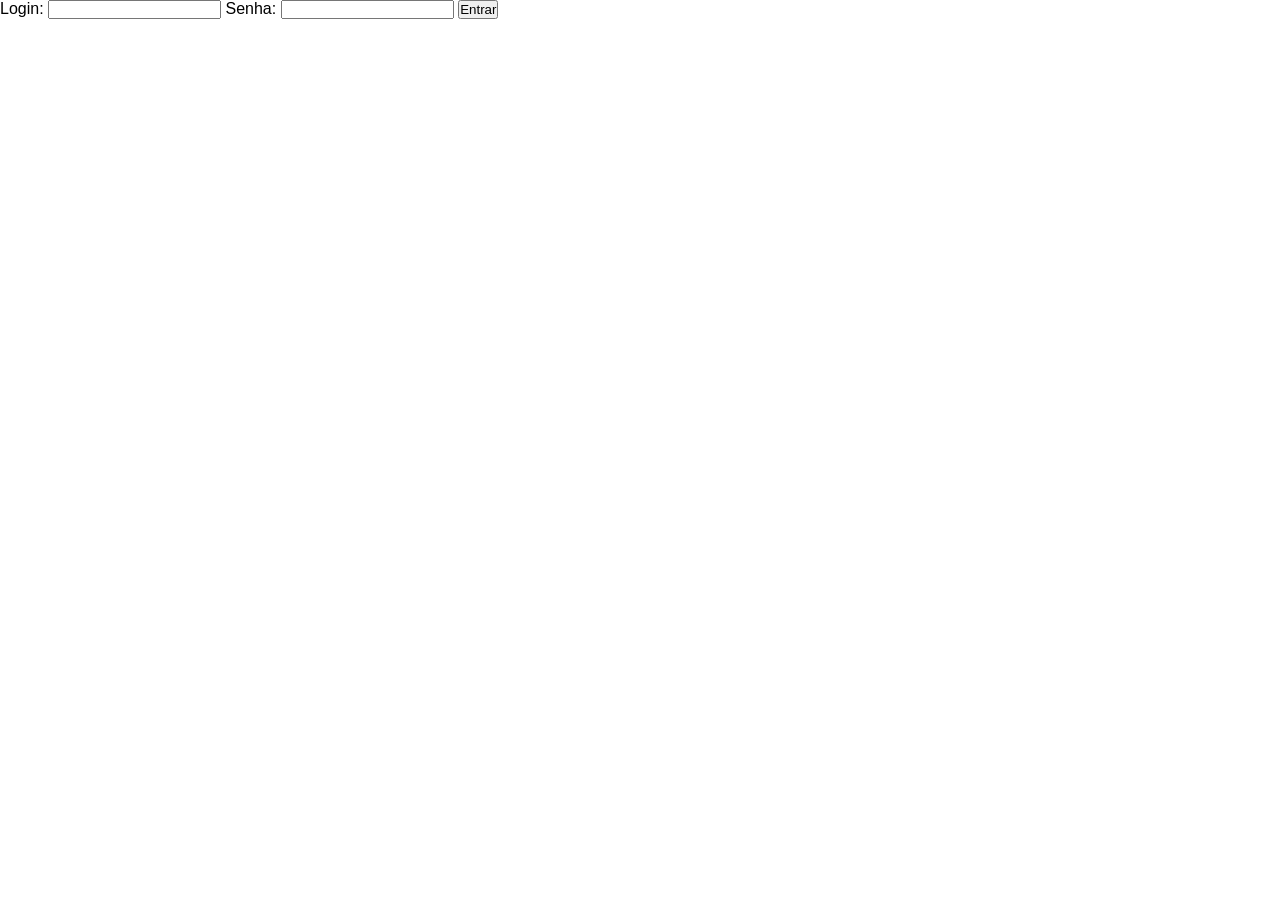
<file: antigo/treinos/helpdesks/HelpDesk1/tst.html>
<!doctype html>
<html lang="en">
  <head>
    <meta charset="UTF-8" />
    <meta name="viewport" content="width=device-width, initial-scale=1.0" />
    <title>Login</title>
    <link rel="stylesheet" href="style.css" />
  </head>
  <body>
    <div>
      <form action="POST">
        <label for="login">Login:</label>
        <input type="text" name="login" required />
        <label for="senha">Senha:</label>
        <input type="password" name="senha" required />
        <button type="submit">Entrar</button>
      </form>
    </div>
  </body>
</html>
</file>
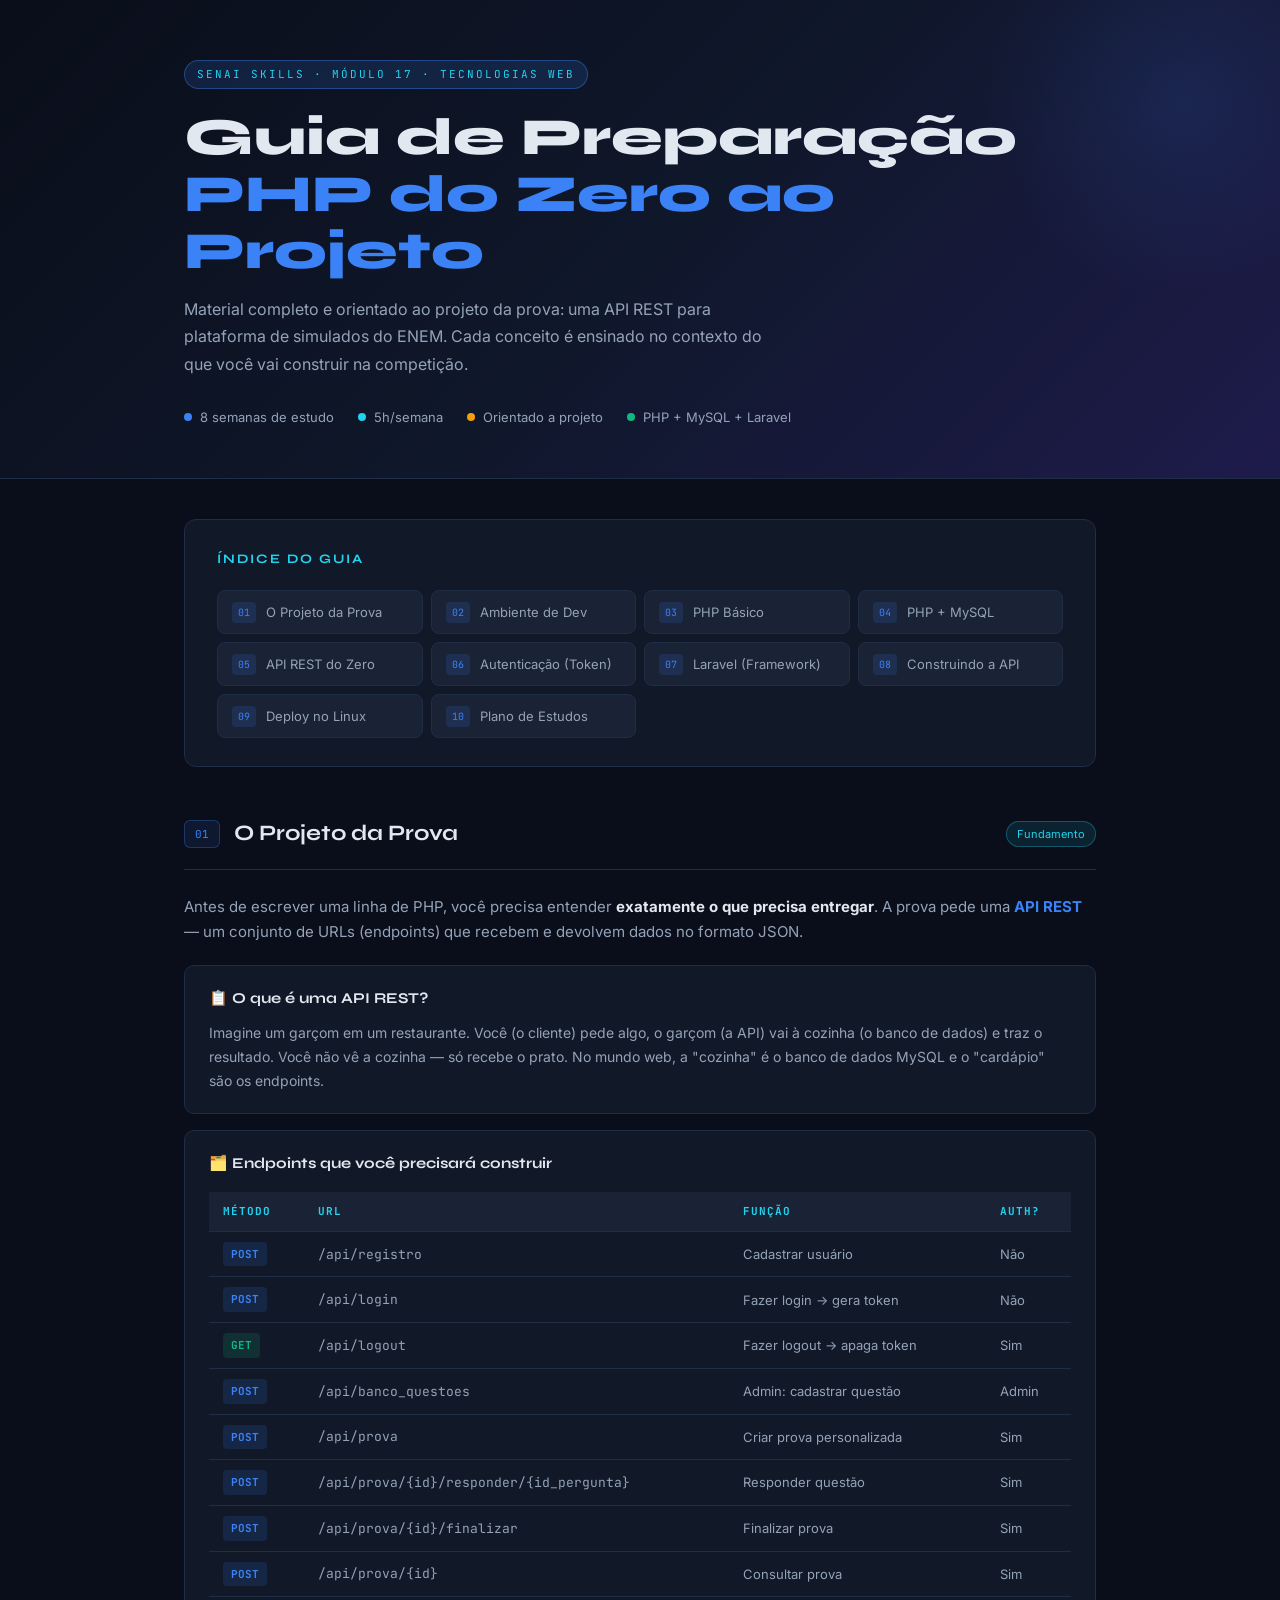
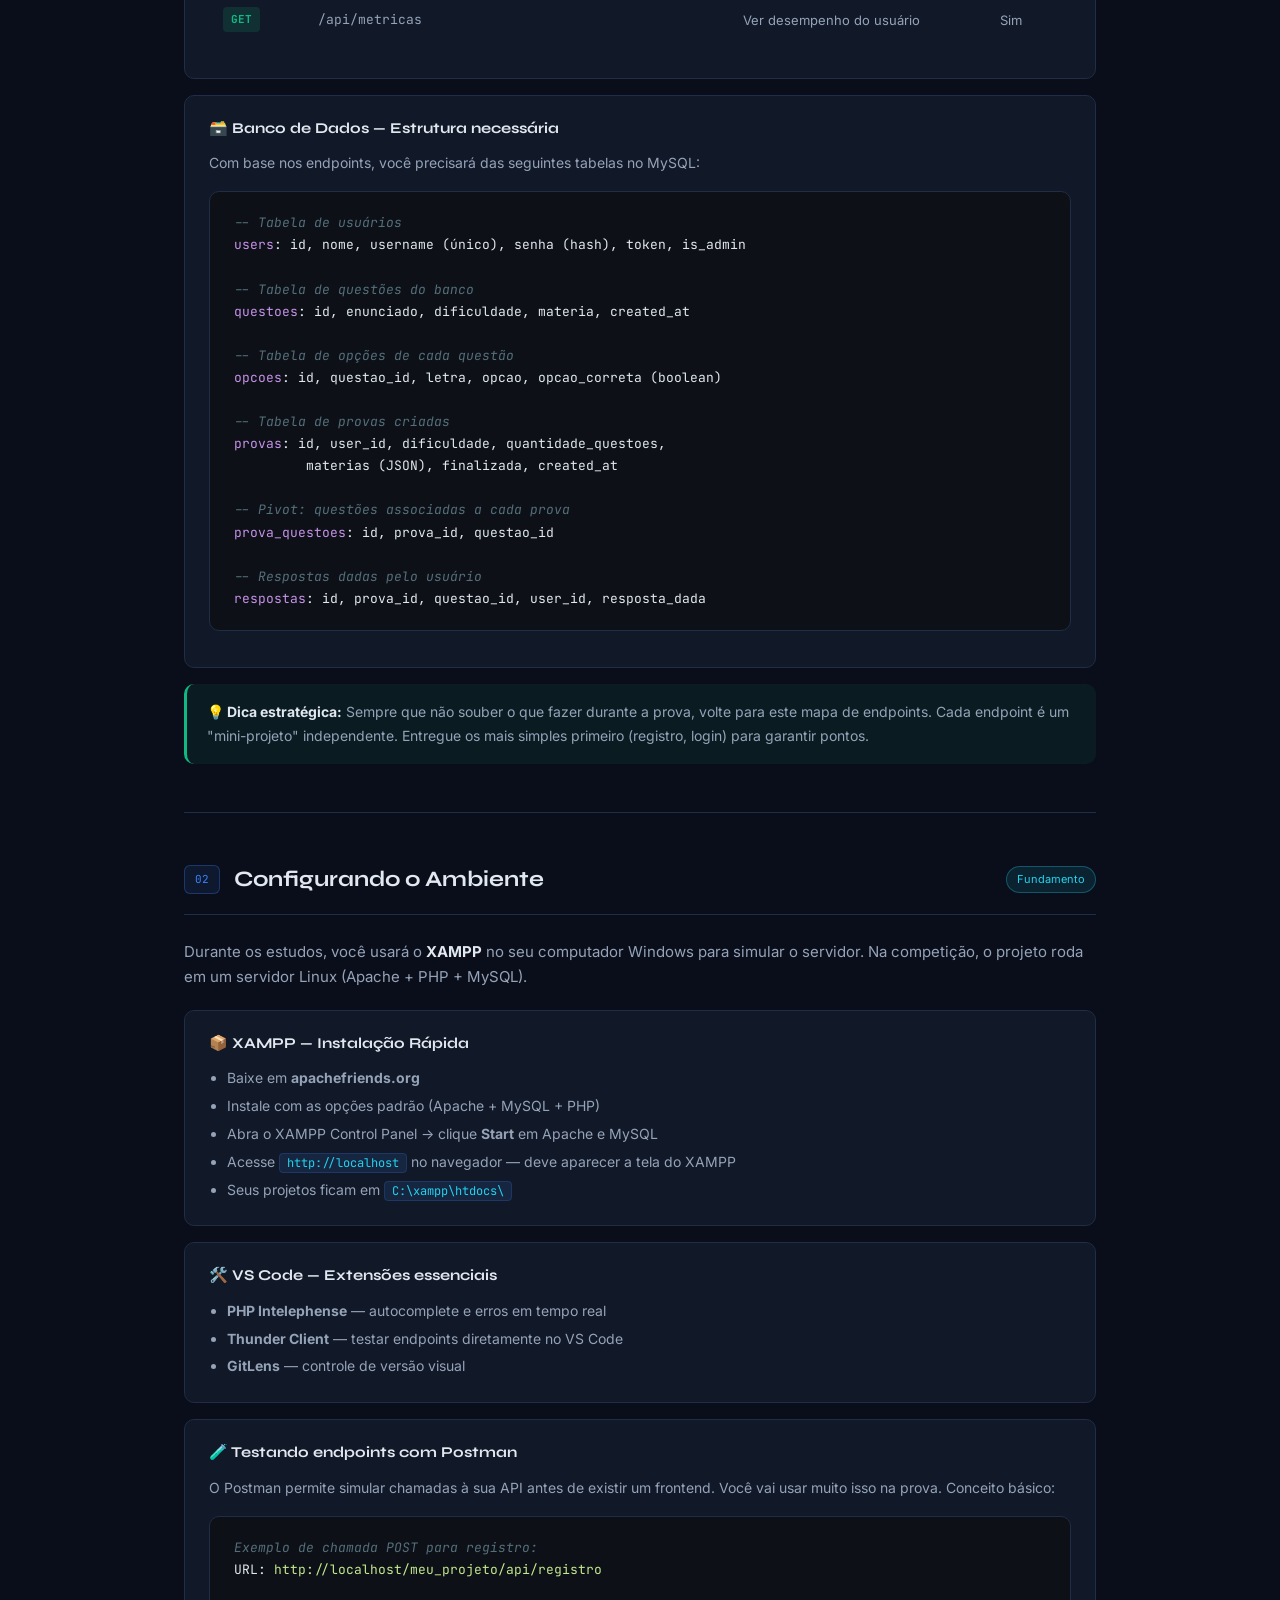
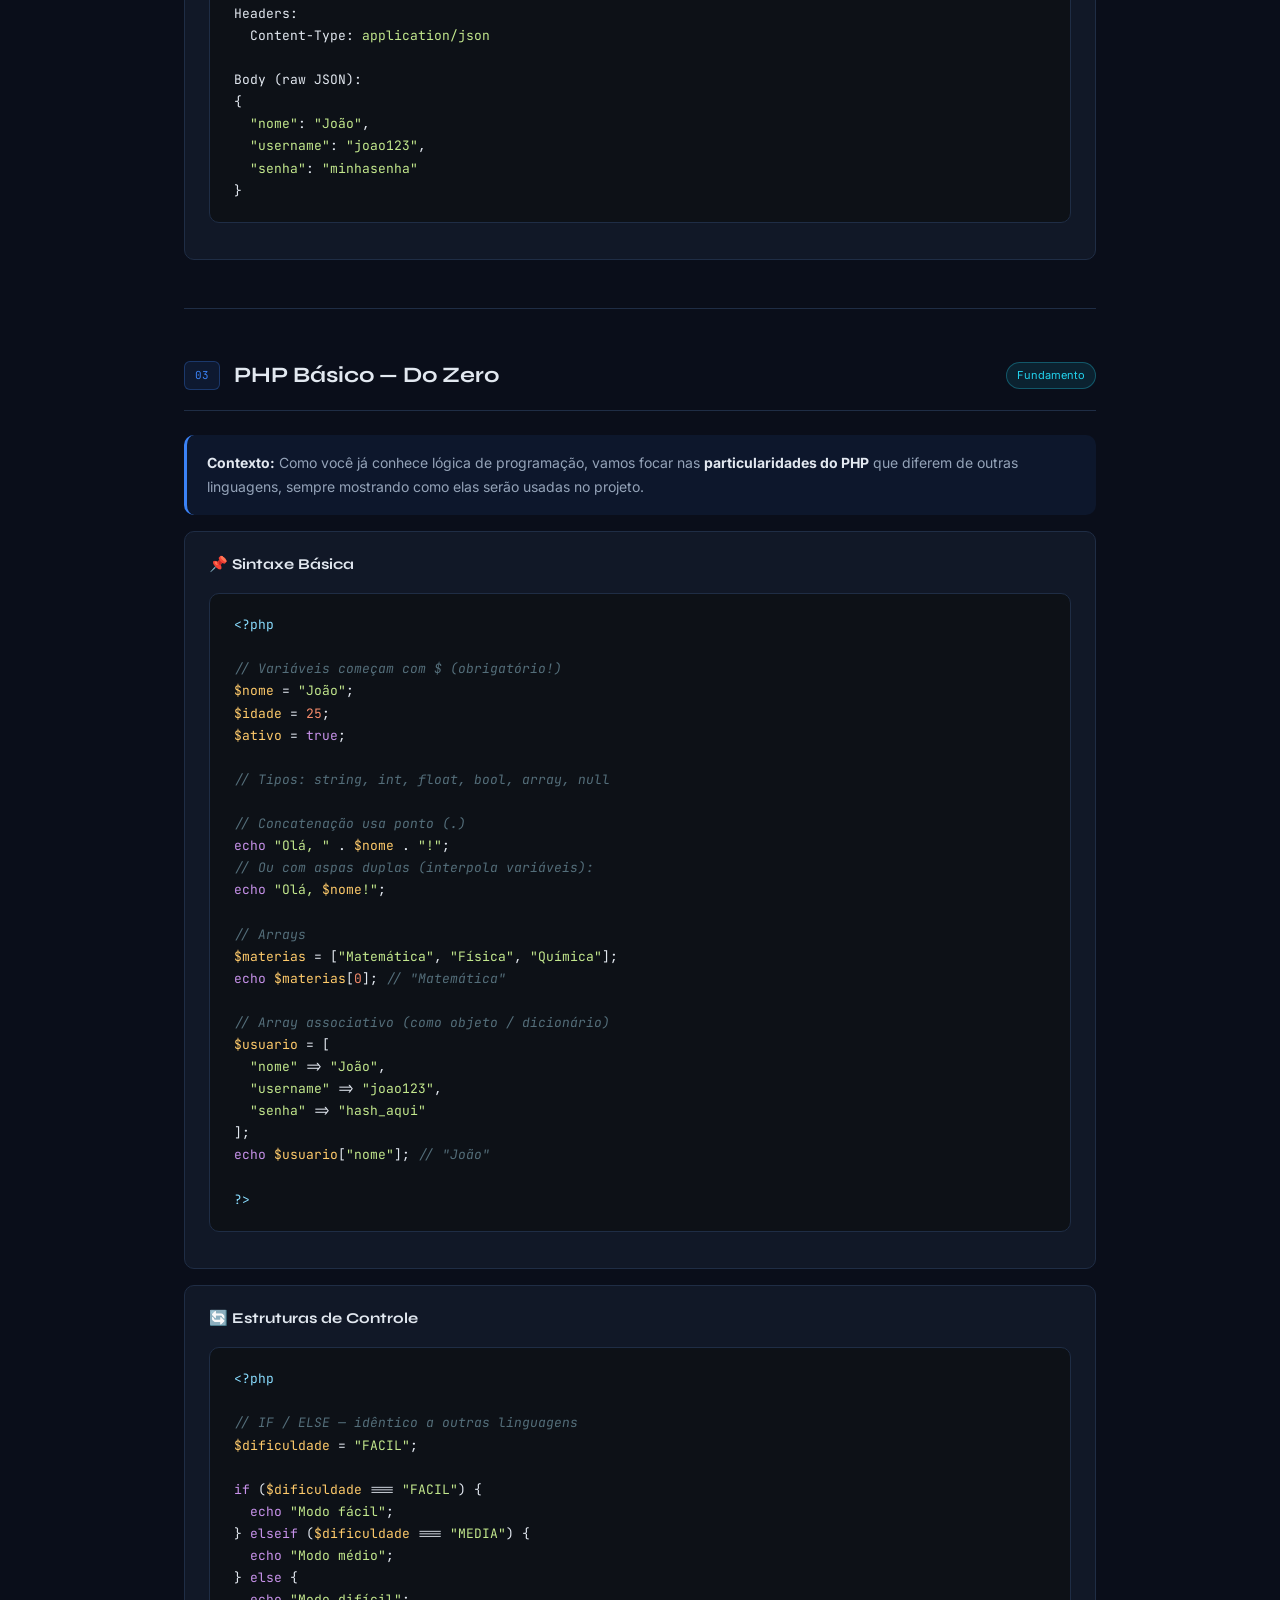
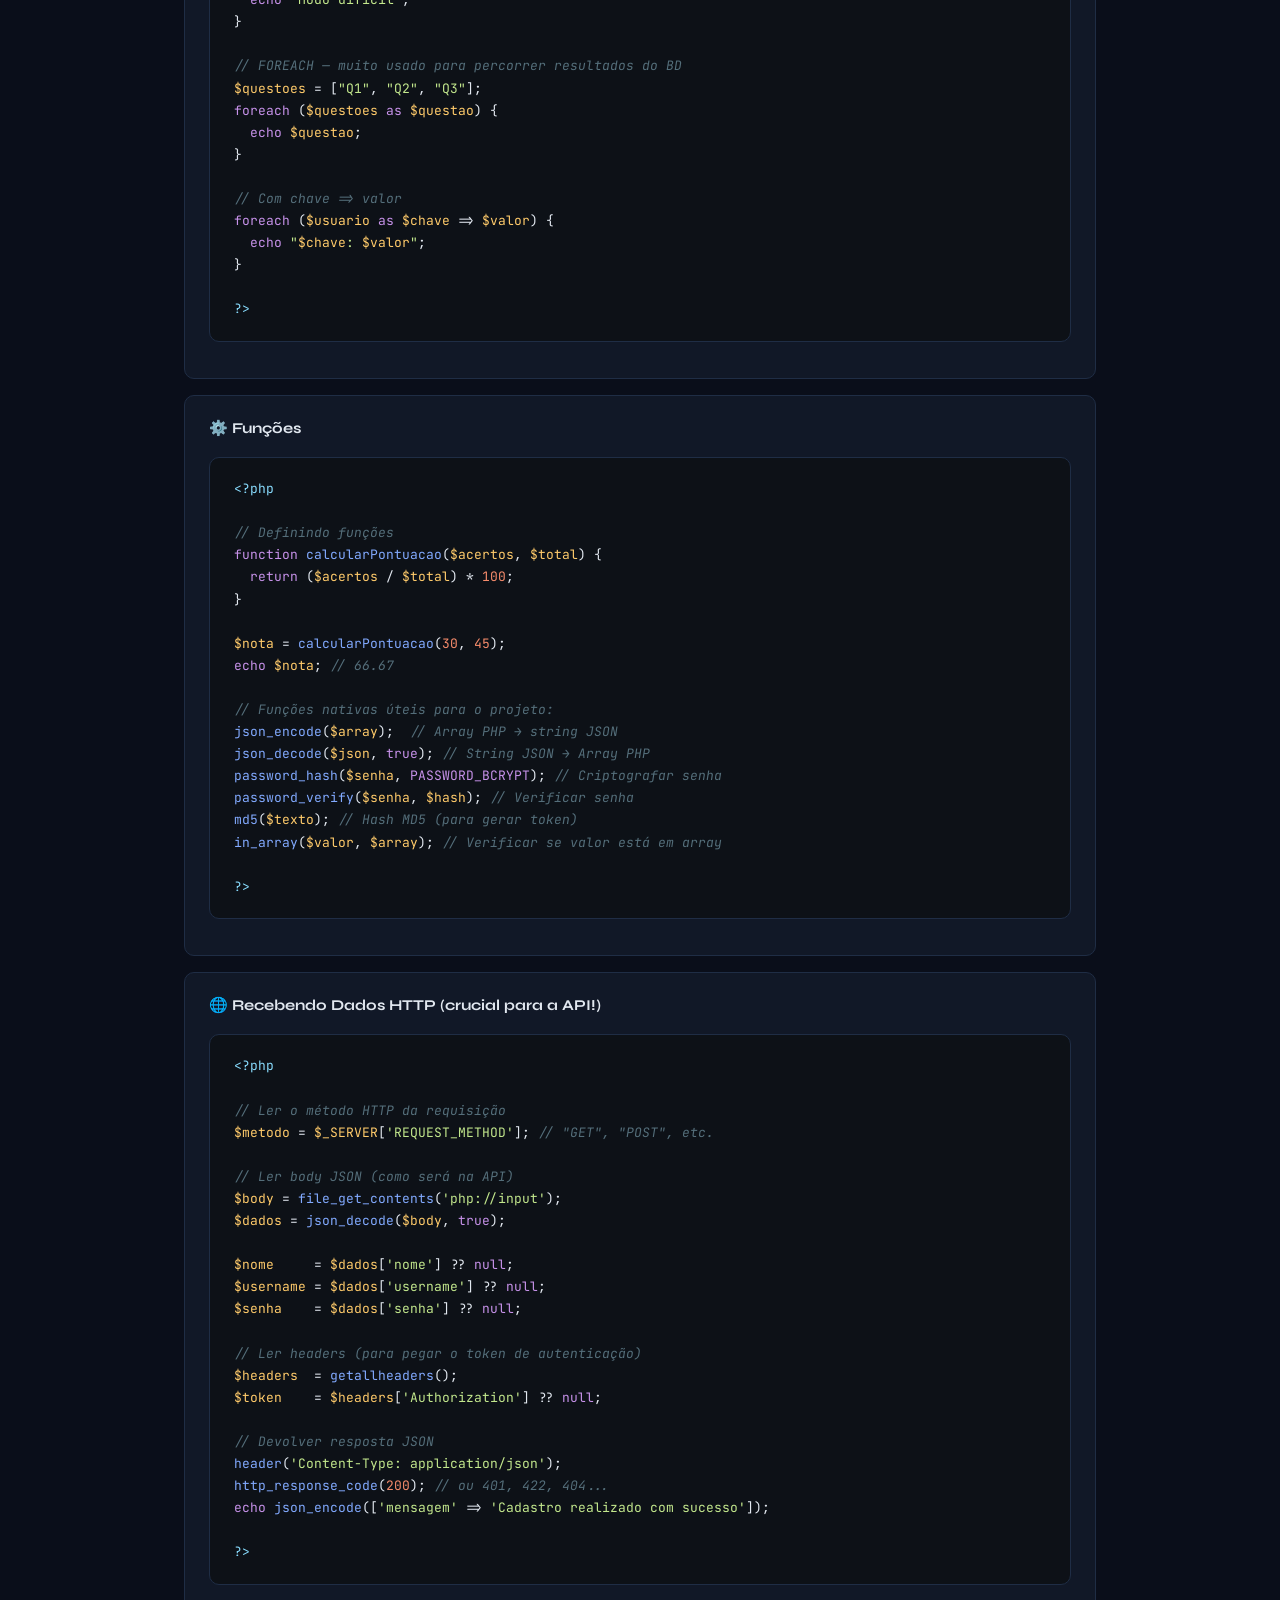
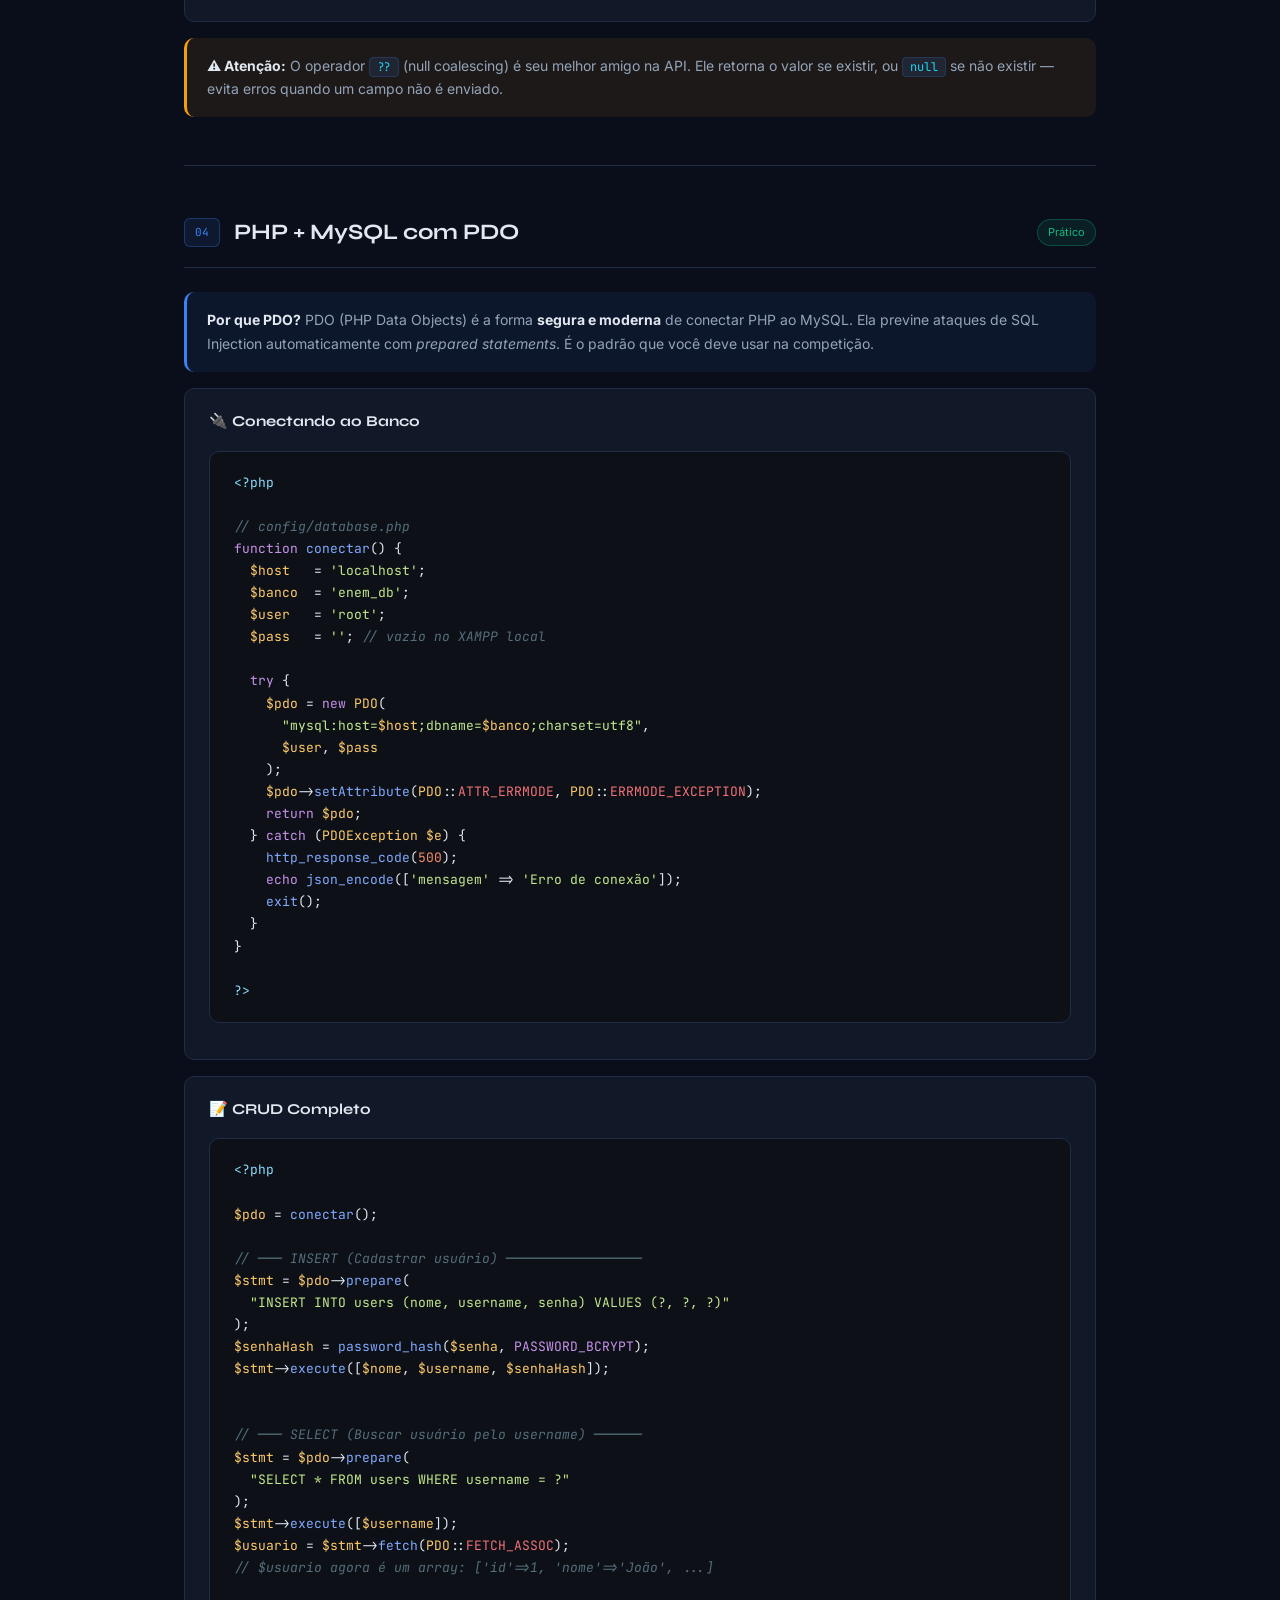
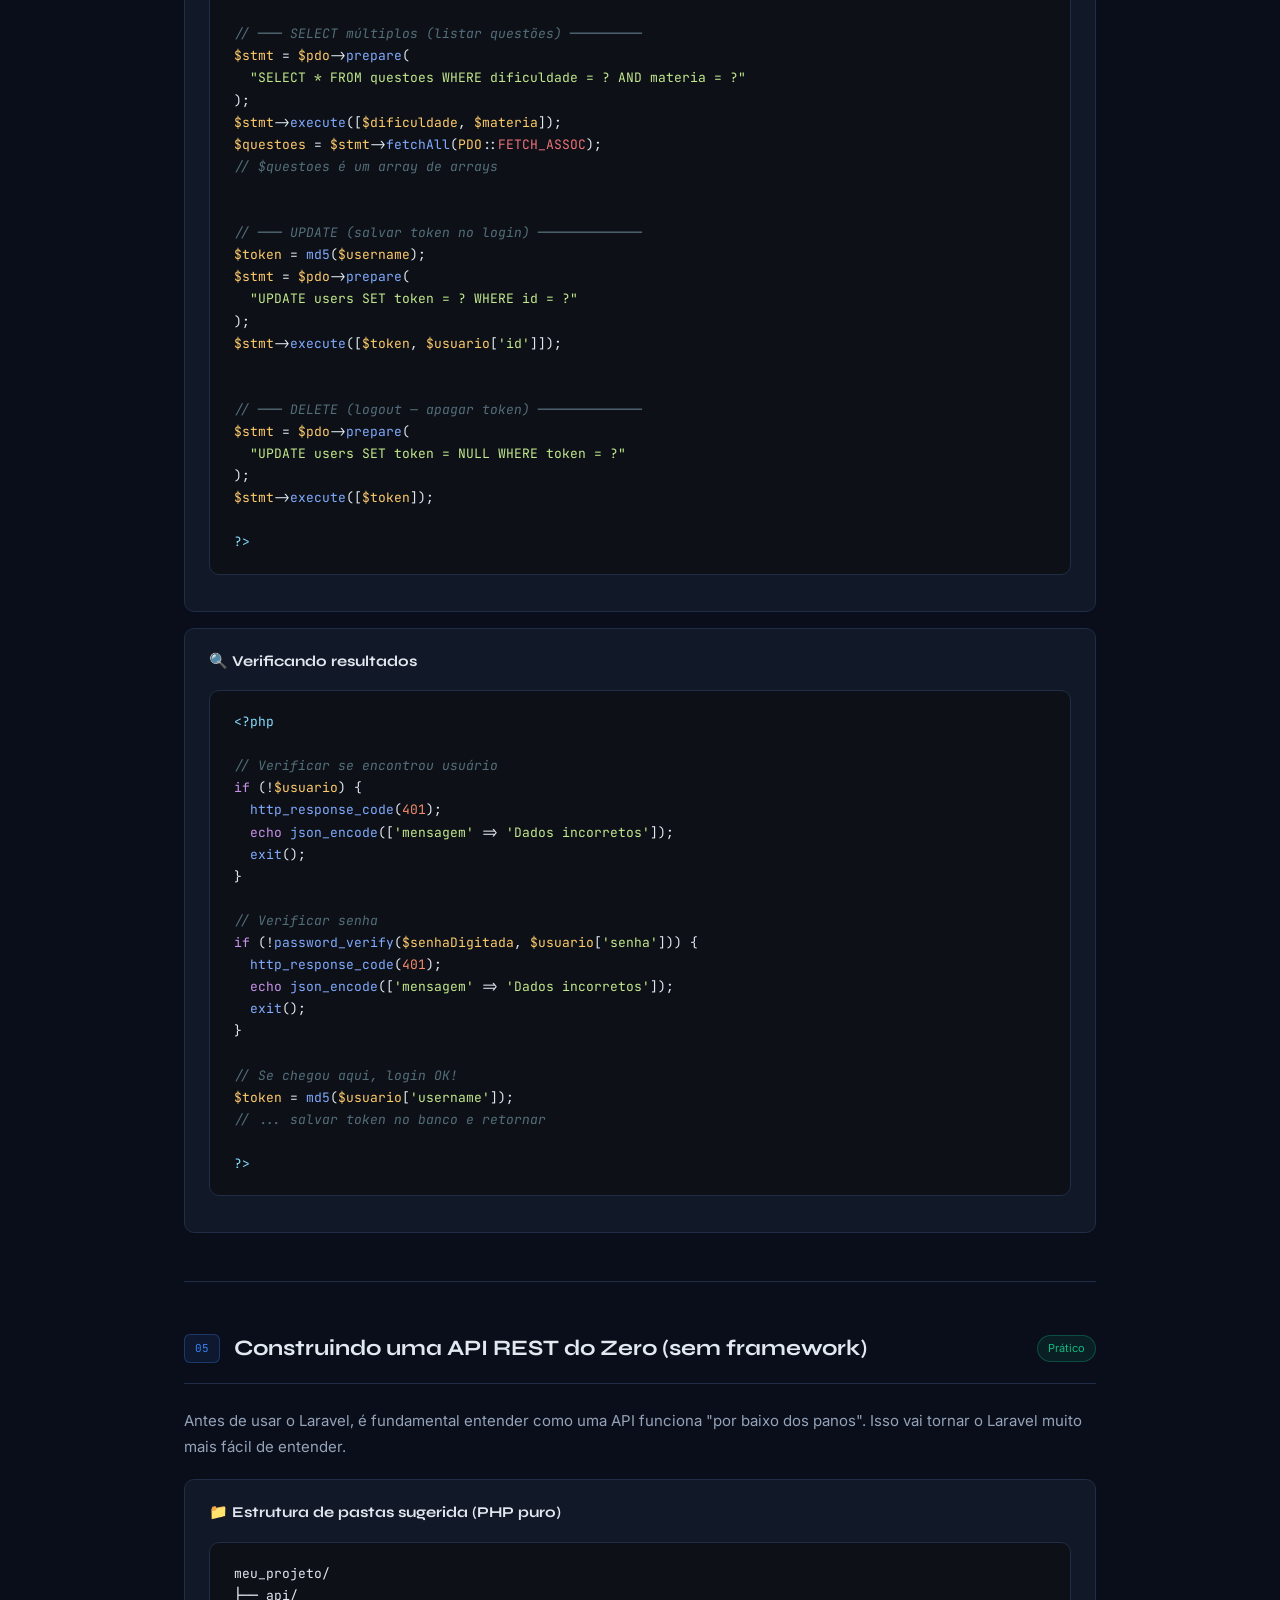
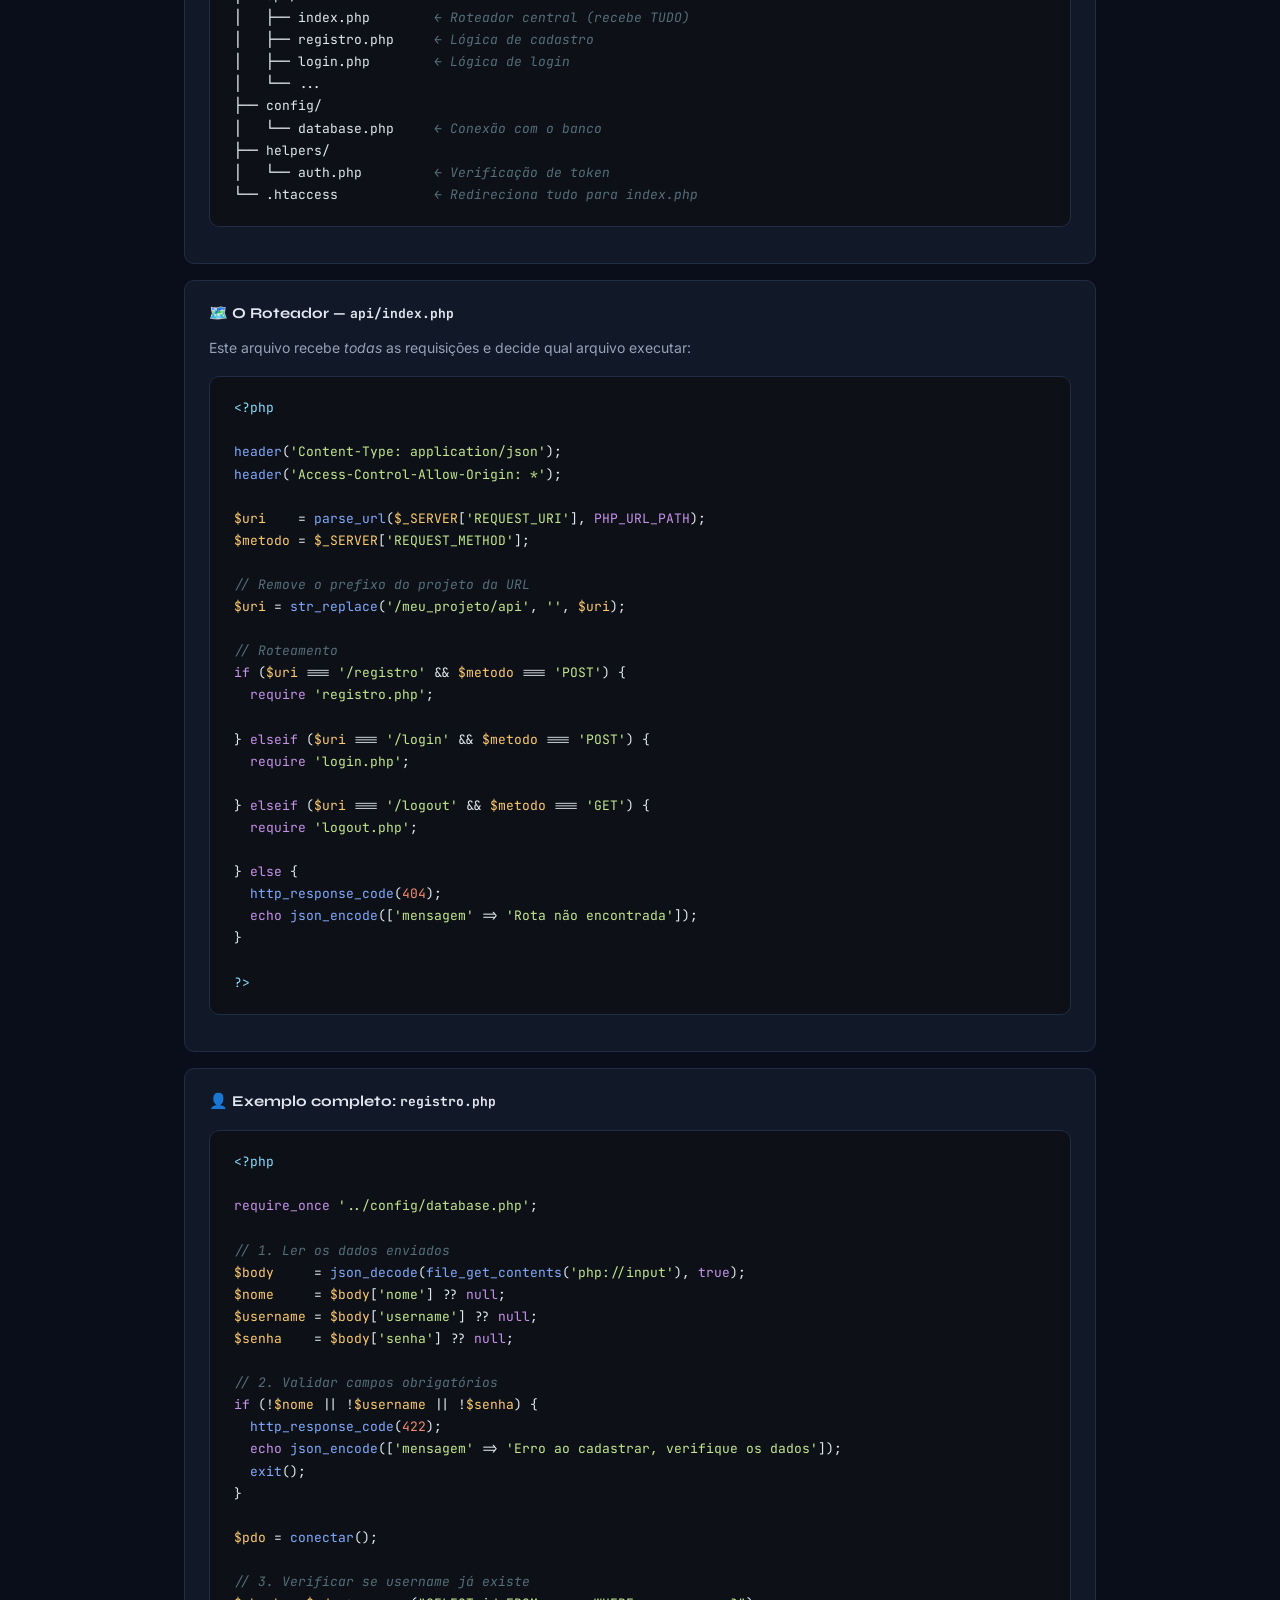
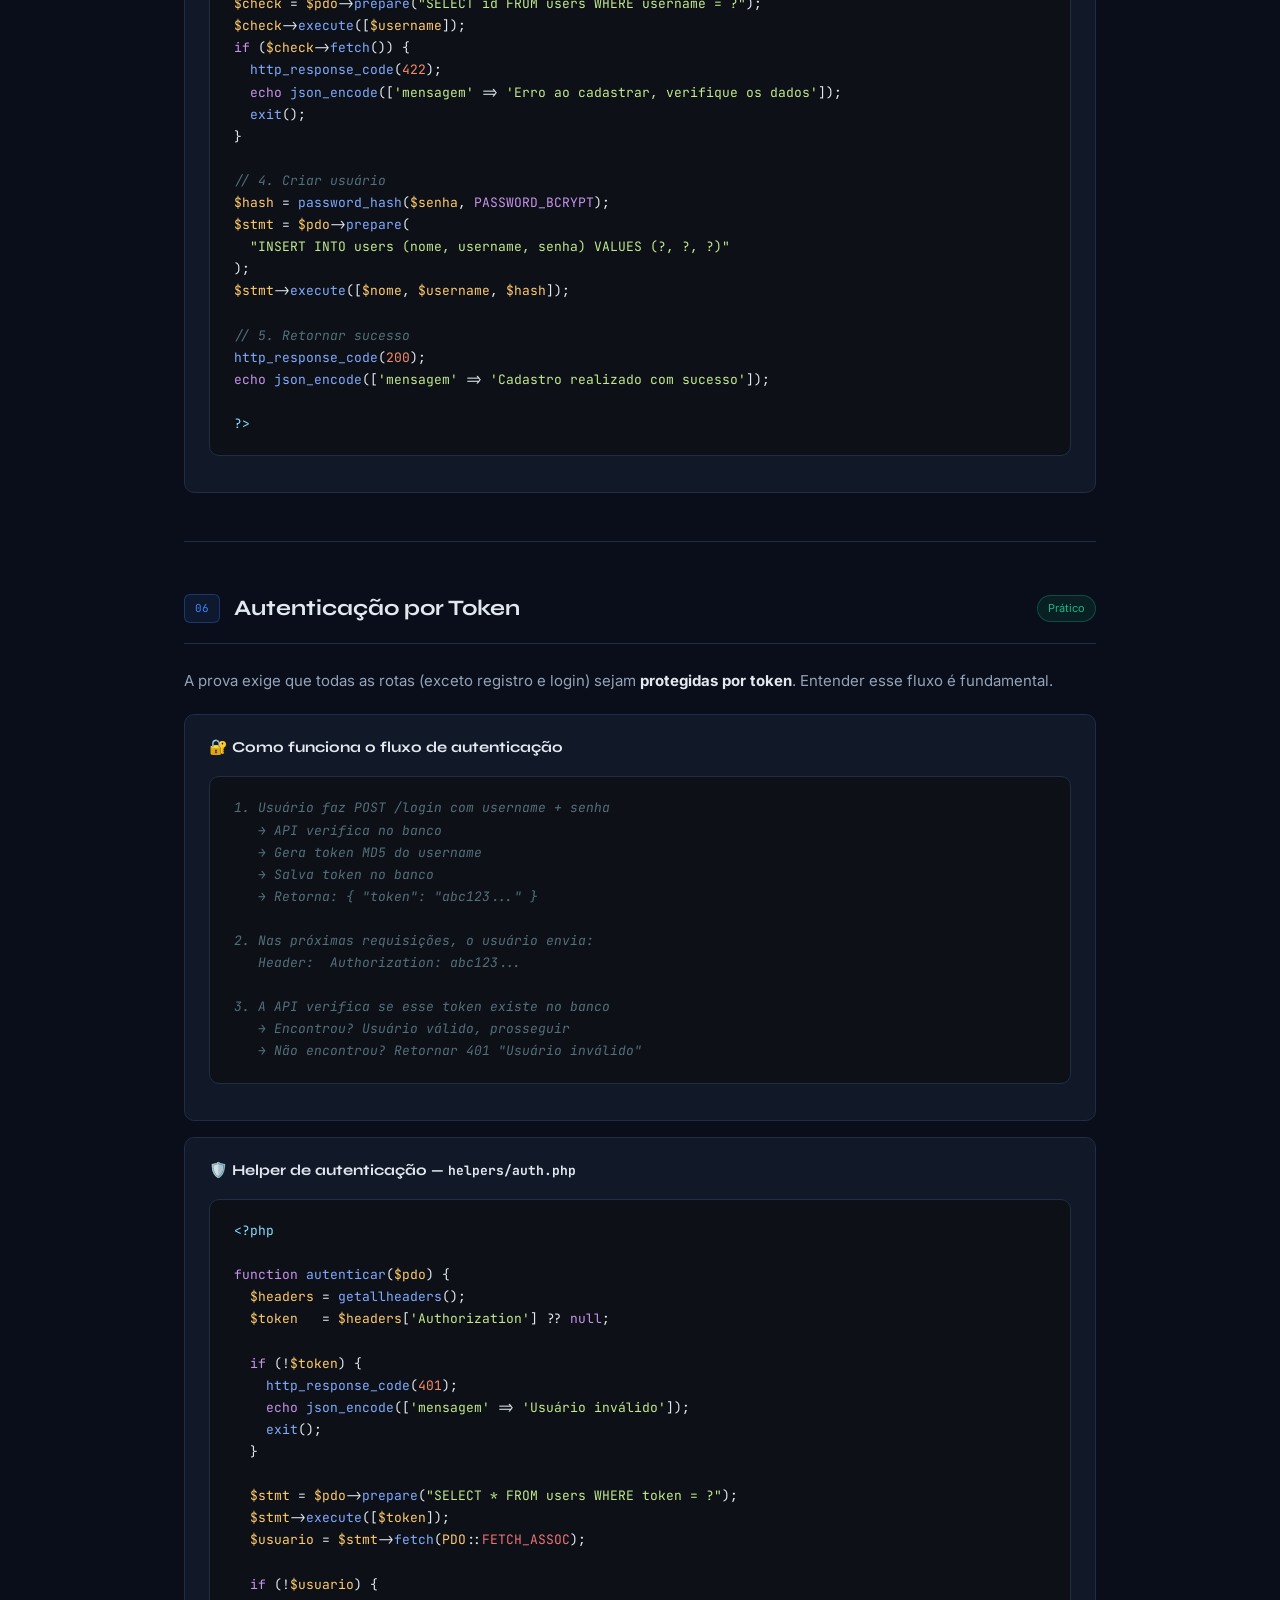
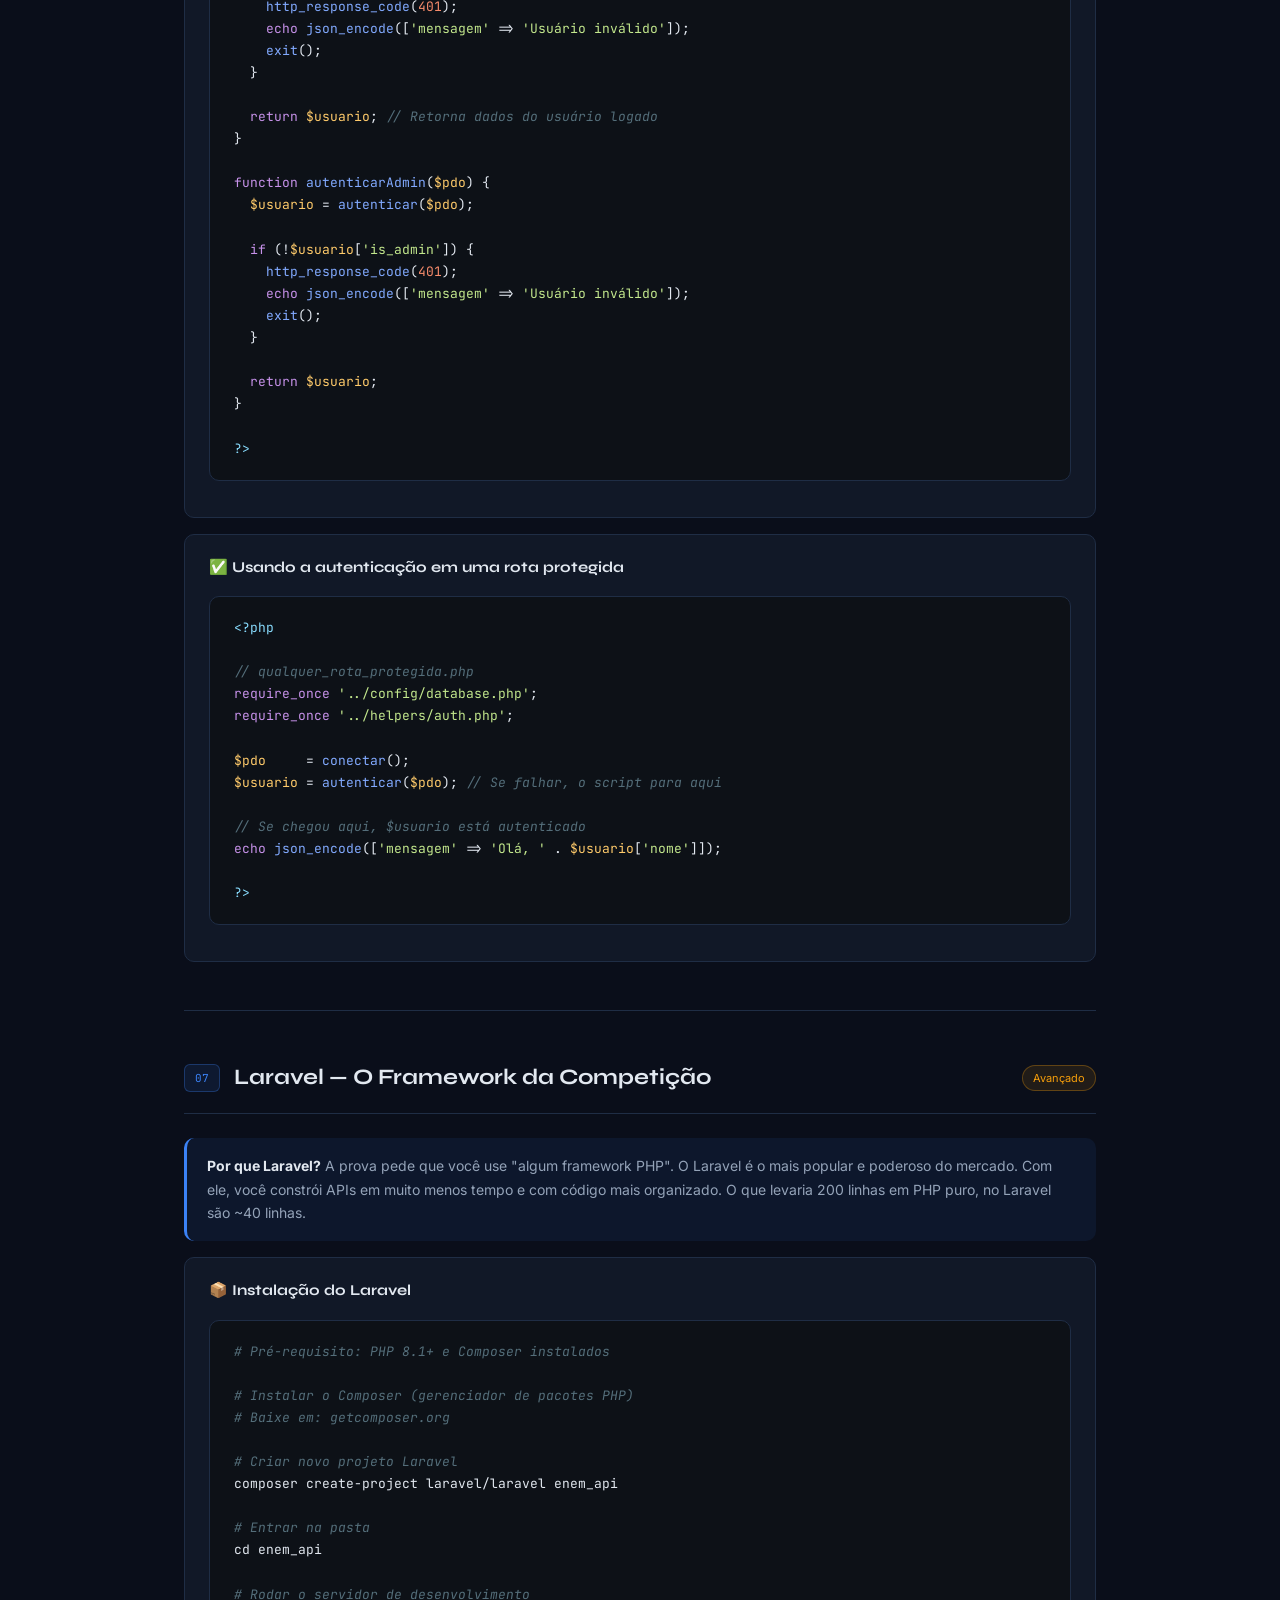
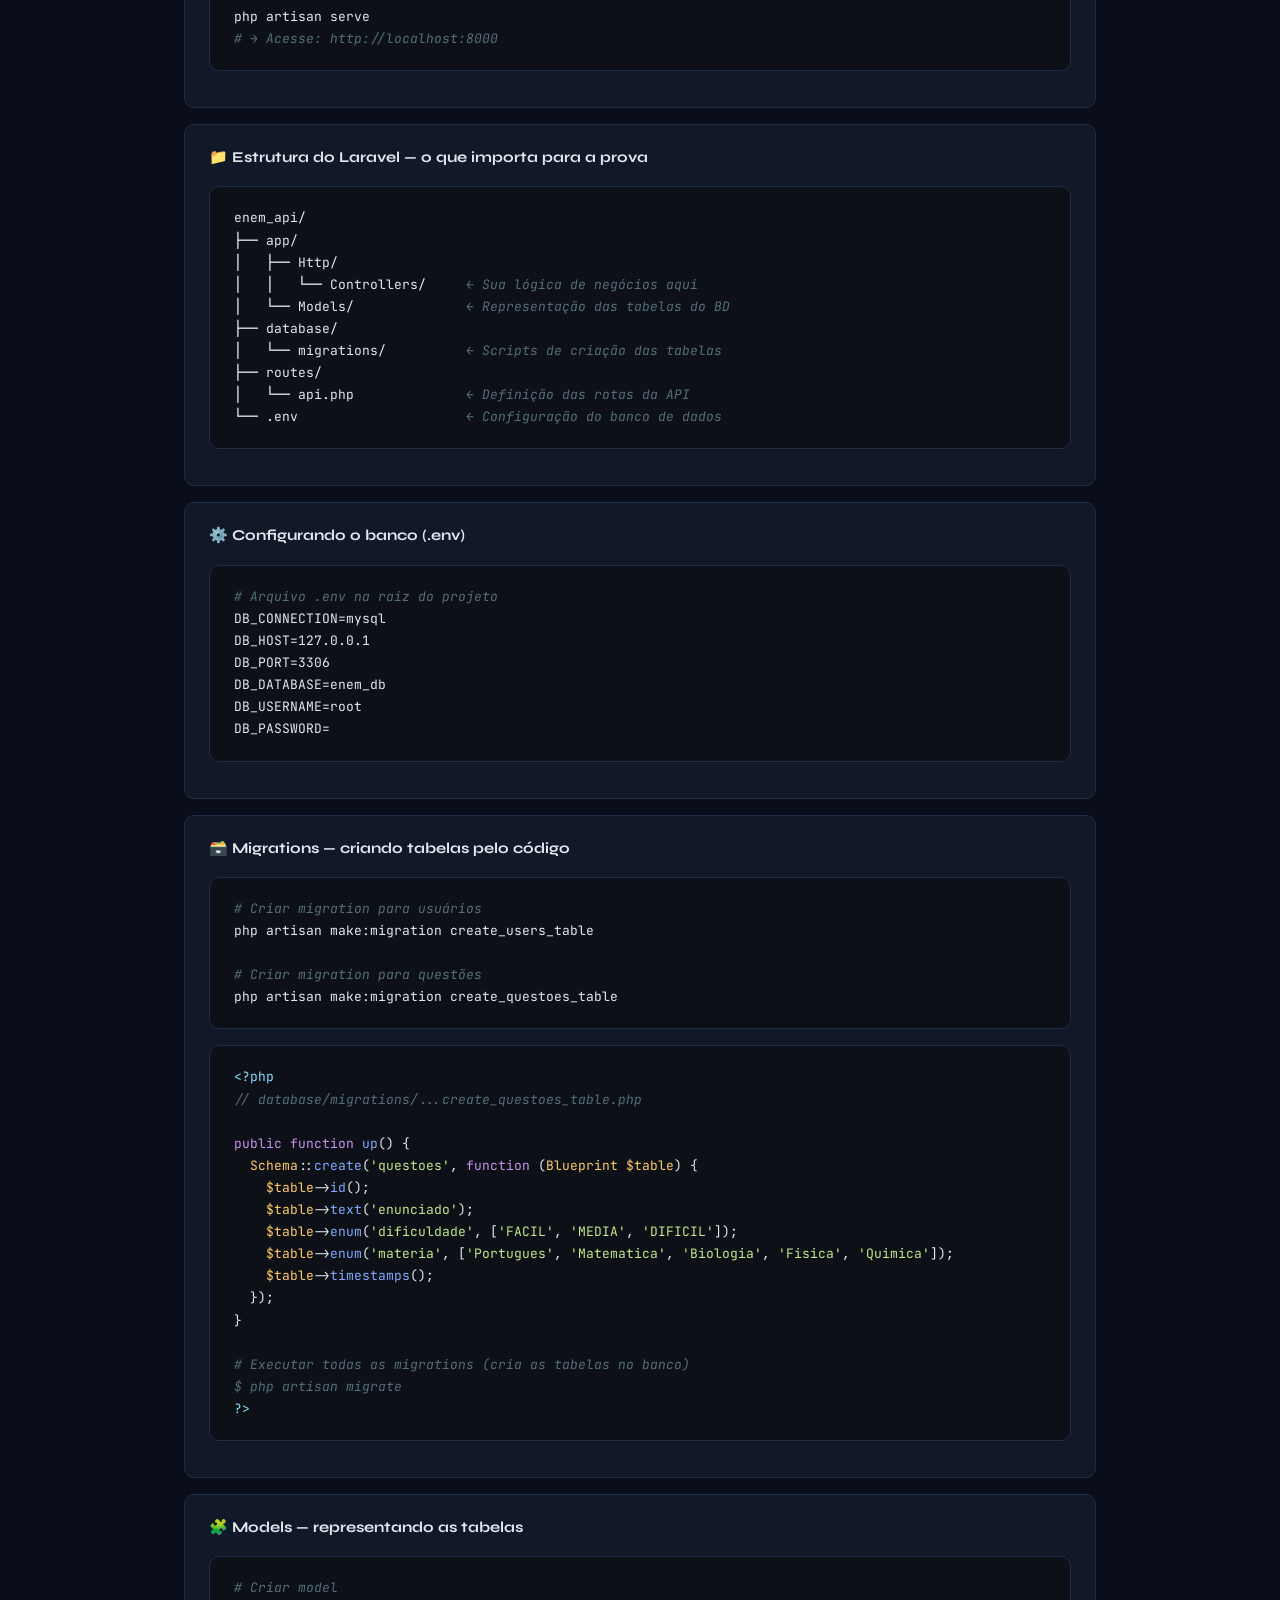
<file: antigo/treinos/testes/tst1/claude1.html>
<!doctype html>
<html lang="pt-BR">
  <head>
    <meta charset="UTF-8" />
    <meta name="viewport" content="width=device-width, initial-scale=1.0" />
    <title>Guia PHP – SENAI Skills | Tecnologias Web</title>
    <link
      href="https://fonts.googleapis.com/css2?family=JetBrains+Mono:wght@400;700&family=Syne:wght@400;700;800&family=Inter:wght@400;500;600&display=swap"
      rel="stylesheet"
    />
    <style>
      :root {
        --bg: #0a0e1a;
        --surface: #111827;
        --surface2: #1a2235;
        --border: #1f2d45;
        --accent: #3b82f6;
        --accent2: #22d3ee;
        --accent3: #f59e0b;
        --green: #10b981;
        --red: #ef4444;
        --text: #e2e8f0;
        --text-muted: #64748b;
        --text-dim: #94a3b8;
        --code-bg: #0d1117;
      }

      * {
        box-sizing: border-box;
        margin: 0;
        padding: 0;
      }

      body {
        background: var(--bg);
        color: var(--text);
        font-family: "Inter", sans-serif;
        font-size: 15px;
        line-height: 1.7;
      }

      /* HEADER */
      .hero {
        background: linear-gradient(
          135deg,
          #0a0e1a 0%,
          #0f172a 50%,
          #1e1b4b 100%
        );
        border-bottom: 1px solid var(--border);
        padding: 60px 40px 50px;
        position: relative;
        overflow: hidden;
      }
      .hero::before {
        content: "";
        position: absolute;
        top: -100px;
        right: -100px;
        width: 400px;
        height: 400px;
        background: radial-gradient(
          circle,
          rgba(59, 130, 246, 0.12) 0%,
          transparent 70%
        );
        pointer-events: none;
      }
      .hero-badge {
        display: inline-block;
        background: rgba(59, 130, 246, 0.15);
        border: 1px solid rgba(59, 130, 246, 0.4);
        color: var(--accent2);
        font-family: "JetBrains Mono", monospace;
        font-size: 11px;
        letter-spacing: 2px;
        text-transform: uppercase;
        padding: 4px 12px;
        border-radius: 20px;
        margin-bottom: 20px;
      }
      .hero h1 {
        font-family: "Syne", sans-serif;
        font-size: clamp(28px, 5vw, 52px);
        font-weight: 800;
        line-height: 1.1;
        margin-bottom: 16px;
      }
      .hero h1 span {
        color: var(--accent);
      }
      .hero p {
        color: var(--text-dim);
        max-width: 600px;
        font-size: 16px;
      }
      .hero-meta {
        display: flex;
        gap: 24px;
        margin-top: 28px;
        flex-wrap: wrap;
      }
      .hero-chip {
        display: flex;
        align-items: center;
        gap: 8px;
        font-size: 13px;
        color: var(--text-dim);
      }
      .hero-chip .dot {
        width: 8px;
        height: 8px;
        border-radius: 50%;
      }
      .dot-blue {
        background: var(--accent);
      }
      .dot-cyan {
        background: var(--accent2);
      }
      .dot-amber {
        background: var(--accent3);
      }
      .dot-green {
        background: var(--green);
      }

      /* LAYOUT */
      .container {
        max-width: 960px;
        margin: 0 auto;
        padding: 0 24px;
      }

      /* NAV SUMMARY */
      .nav-box {
        background: var(--surface);
        border: 1px solid var(--border);
        border-radius: 12px;
        padding: 28px 32px;
        margin: 40px 0;
      }
      .nav-box h2 {
        font-family: "Syne", sans-serif;
        font-size: 13px;
        letter-spacing: 2px;
        text-transform: uppercase;
        color: var(--accent2);
        margin-bottom: 20px;
      }
      .nav-grid {
        display: grid;
        grid-template-columns: repeat(auto-fill, minmax(200px, 1fr));
        gap: 8px;
      }
      .nav-item {
        display: flex;
        align-items: center;
        gap: 10px;
        padding: 10px 14px;
        background: var(--surface2);
        border: 1px solid var(--border);
        border-radius: 8px;
        font-size: 13px;
        color: var(--text-dim);
        text-decoration: none;
        transition: all 0.2s;
        cursor: pointer;
      }
      .nav-item:hover {
        border-color: var(--accent);
        color: var(--text);
        background: rgba(59, 130, 246, 0.08);
      }
      .nav-num {
        font-family: "JetBrains Mono", monospace;
        font-size: 10px;
        color: var(--accent);
        background: rgba(59, 130, 246, 0.15);
        padding: 2px 6px;
        border-radius: 4px;
        flex-shrink: 0;
      }

      /* SECTION */
      .section {
        margin: 48px 0;
        scroll-margin-top: 20px;
      }
      .section-header {
        display: flex;
        align-items: center;
        gap: 14px;
        margin-bottom: 24px;
        padding-bottom: 16px;
        border-bottom: 1px solid var(--border);
      }
      .section-num {
        font-family: "JetBrains Mono", monospace;
        font-size: 11px;
        color: var(--accent);
        background: rgba(59, 130, 246, 0.1);
        border: 1px solid rgba(59, 130, 246, 0.3);
        padding: 4px 10px;
        border-radius: 6px;
        white-space: nowrap;
      }
      .section-header h2 {
        font-family: "Syne", sans-serif;
        font-size: 22px;
        font-weight: 700;
      }
      .section-tag {
        margin-left: auto;
        font-size: 11px;
        padding: 3px 10px;
        border-radius: 20px;
        white-space: nowrap;
      }
      .tag-fundamento {
        background: rgba(34, 211, 238, 0.1);
        color: var(--accent2);
        border: 1px solid rgba(34, 211, 238, 0.3);
      }
      .tag-pratico {
        background: rgba(16, 185, 129, 0.1);
        color: var(--green);
        border: 1px solid rgba(16, 185, 129, 0.3);
      }
      .tag-avancado {
        background: rgba(245, 158, 11, 0.1);
        color: var(--accent3);
        border: 1px solid rgba(245, 158, 11, 0.3);
      }
      .tag-deploy {
        background: rgba(239, 68, 68, 0.1);
        color: var(--red);
        border: 1px solid rgba(239, 68, 68, 0.3);
      }

      /* CARDS */
      .card {
        background: var(--surface);
        border: 1px solid var(--border);
        border-radius: 10px;
        padding: 20px 24px;
        margin-bottom: 16px;
      }
      .card h3 {
        font-family: "Syne", sans-serif;
        font-size: 15px;
        font-weight: 700;
        margin-bottom: 10px;
        color: var(--text);
      }
      .card p,
      .card li {
        color: var(--text-dim);
        font-size: 14px;
      }
      .card ul {
        padding-left: 18px;
      }
      .card li {
        margin-bottom: 4px;
      }

      /* INFO BOXES */
      .info-box {
        border-radius: 10px;
        padding: 16px 20px;
        margin: 16px 0;
        font-size: 14px;
      }
      .info-box.tip {
        background: rgba(16, 185, 129, 0.08);
        border-left: 3px solid var(--green);
        color: var(--text-dim);
      }
      .info-box.warning {
        background: rgba(245, 158, 11, 0.08);
        border-left: 3px solid var(--accent3);
        color: var(--text-dim);
      }
      .info-box.info {
        background: rgba(59, 130, 246, 0.08);
        border-left: 3px solid var(--accent);
        color: var(--text-dim);
      }
      .info-box strong {
        color: var(--text);
      }

      /* CODE BLOCKS */
      pre {
        background: var(--code-bg);
        border: 1px solid var(--border);
        border-radius: 10px;
        padding: 20px 24px;
        overflow-x: auto;
        margin: 16px 0;
        font-family: "JetBrains Mono", monospace;
        font-size: 13px;
        line-height: 1.7;
      }
      code {
        font-family: "JetBrains Mono", monospace;
        font-size: 13px;
      }
      .inline-code {
        background: rgba(59, 130, 246, 0.12);
        border: 1px solid rgba(59, 130, 246, 0.2);
        color: var(--accent2);
        padding: 1px 7px;
        border-radius: 4px;
        font-family: "JetBrains Mono", monospace;
        font-size: 12px;
      }

      /* SYNTAX HIGHLIGHT (manual) */
      .kw {
        color: #c792ea;
      } /* keyword */
      .fn {
        color: #82aaff;
      } /* function */
      .str {
        color: #c3e88d;
      } /* string */
      .num {
        color: #f78c6c;
      } /* number */
      .cmt {
        color: #546e7a;
        font-style: italic;
      } /* comment */
      .var {
        color: #ffcb6b;
      } /* variable */
      .op {
        color: #89ddff;
      } /* operator */
      .cls {
        color: #ffcb6b;
      } /* class */
      .attr {
        color: #f07178;
      } /* attribute */

      /* TABLES */
      table {
        width: 100%;
        border-collapse: collapse;
        font-size: 13px;
        margin: 16px 0;
      }
      th {
        background: var(--surface2);
        color: var(--accent2);
        font-family: "JetBrains Mono", monospace;
        font-size: 11px;
        letter-spacing: 1px;
        text-transform: uppercase;
        padding: 10px 14px;
        text-align: left;
        border-bottom: 1px solid var(--border);
      }
      td {
        padding: 10px 14px;
        border-bottom: 1px solid var(--border);
        color: var(--text-dim);
      }
      tr:last-child td {
        border-bottom: none;
      }
      tr:hover td {
        background: rgba(255, 255, 255, 0.02);
      }

      /* TIMELINE / PLANO */
      .timeline {
        display: grid;
        gap: 16px;
        margin: 20px 0;
      }
      .week-card {
        background: var(--surface);
        border: 1px solid var(--border);
        border-radius: 10px;
        padding: 18px 22px;
        display: grid;
        grid-template-columns: 90px 1fr;
        gap: 16px;
        align-items: start;
      }
      .week-label {
        font-family: "Syne", sans-serif;
        font-weight: 800;
        font-size: 13px;
        color: var(--accent);
        line-height: 1.3;
      }
      .week-label span {
        display: block;
        font-family: "Inter", sans-serif;
        font-weight: 400;
        font-size: 11px;
        color: var(--text-muted);
        margin-top: 2px;
      }
      .week-content h4 {
        font-size: 14px;
        font-weight: 600;
        margin-bottom: 6px;
        color: var(--text);
      }
      .week-content ul {
        padding-left: 16px;
      }
      .week-content li {
        font-size: 13px;
        color: var(--text-dim);
        margin-bottom: 3px;
      }

      /* ENDPOINT TABLE */
      .ep-table {
        width: 100%;
        border-collapse: collapse;
        font-size: 13px;
        margin: 16px 0;
      }
      .ep-method {
        font-family: "JetBrains Mono", monospace;
        font-size: 11px;
        font-weight: 700;
        padding: 3px 8px;
        border-radius: 4px;
        display: inline-block;
      }
      .ep-get {
        background: rgba(16, 185, 129, 0.15);
        color: var(--green);
      }
      .ep-post {
        background: rgba(59, 130, 246, 0.15);
        color: var(--accent);
      }

      /* DIVIDER */
      .divider {
        border: none;
        border-top: 1px solid var(--border);
        margin: 48px 0;
      }

      /* FOOTER */
      footer {
        text-align: center;
        padding: 40px;
        color: var(--text-muted);
        font-size: 13px;
        border-top: 1px solid var(--border);
      }

      /* RESPONSIVE */
      @media (max-width: 640px) {
        .hero {
          padding: 40px 20px;
        }
        .week-card {
          grid-template-columns: 1fr;
        }
        .nav-grid {
          grid-template-columns: 1fr 1fr;
        }
      }
    </style>
  </head>
  <body>
    <!-- HERO -->
    <div class="hero">
      <div class="container">
        <div class="hero-badge">SENAI Skills · Módulo 17 · Tecnologias Web</div>
        <h1>Guia de Preparação<br /><span>PHP do Zero ao Projeto</span></h1>
        <p>
          Material completo e orientado ao projeto da prova: uma API REST para
          plataforma de simulados do ENEM. Cada conceito é ensinado no contexto
          do que você vai construir na competição.
        </p>
        <div class="hero-meta">
          <div class="hero-chip">
            <div class="dot dot-blue"></div>
            8 semanas de estudo
          </div>
          <div class="hero-chip">
            <div class="dot dot-cyan"></div>
            5h/semana
          </div>
          <div class="hero-chip">
            <div class="dot dot-amber"></div>
            Orientado a projeto
          </div>
          <div class="hero-chip">
            <div class="dot dot-green"></div>
            PHP + MySQL + Laravel
          </div>
        </div>
      </div>
    </div>

    <div class="container">
      <!-- ÍNDICE -->
      <div class="nav-box">
        <h2>Índice do Guia</h2>
        <div class="nav-grid">
          <a class="nav-item" href="#sec1"
            ><span class="nav-num">01</span> O Projeto da Prova</a
          >
          <a class="nav-item" href="#sec2"
            ><span class="nav-num">02</span> Ambiente de Dev</a
          >
          <a class="nav-item" href="#sec3"
            ><span class="nav-num">03</span> PHP Básico</a
          >
          <a class="nav-item" href="#sec4"
            ><span class="nav-num">04</span> PHP + MySQL</a
          >
          <a class="nav-item" href="#sec5"
            ><span class="nav-num">05</span> API REST do Zero</a
          >
          <a class="nav-item" href="#sec6"
            ><span class="nav-num">06</span> Autenticação (Token)</a
          >
          <a class="nav-item" href="#sec7"
            ><span class="nav-num">07</span> Laravel (Framework)</a
          >
          <a class="nav-item" href="#sec8"
            ><span class="nav-num">08</span> Construindo a API</a
          >
          <a class="nav-item" href="#sec9"
            ><span class="nav-num">09</span> Deploy no Linux</a
          >
          <a class="nav-item" href="#sec10"
            ><span class="nav-num">10</span> Plano de Estudos</a
          >
        </div>
      </div>

      <!-- ═══════════════════════════════════════════ -->
      <!-- SEÇÃO 1 – O PROJETO -->
      <!-- ═══════════════════════════════════════════ -->
      <div class="section" id="sec1">
        <div class="section-header">
          <span class="section-num">01</span>
          <h2>O Projeto da Prova</h2>
          <span class="section-tag tag-fundamento">Fundamento</span>
        </div>

        <p style="color: var(--text-dim); margin-bottom: 20px">
          Antes de escrever uma linha de PHP, você precisa entender
          <strong style="color: var(--text)"
            >exatamente o que precisa entregar</strong
          >. A prova pede uma
          <strong style="color: var(--accent)">API REST</strong> — um conjunto
          de URLs (endpoints) que recebem e devolvem dados no formato JSON.
        </p>

        <div class="card">
          <h3>📋 O que é uma API REST?</h3>
          <p>
            Imagine um garçom em um restaurante. Você (o cliente) pede algo, o
            garçom (a API) vai à cozinha (o banco de dados) e traz o resultado.
            Você não vê a cozinha — só recebe o prato. No mundo web, a "cozinha"
            é o banco de dados MySQL e o "cardápio" são os endpoints.
          </p>
        </div>

        <div class="card">
          <h3>🗂️ Endpoints que você precisará construir</h3>
          <table class="ep-table">
            <thead>
              <tr>
                <th>Método</th>
                <th>URL</th>
                <th>Função</th>
                <th>Auth?</th>
              </tr>
            </thead>
            <tbody>
              <tr>
                <td><span class="ep-method ep-post">POST</span></td>
                <td><code>/api/registro</code></td>
                <td>Cadastrar usuário</td>
                <td>Não</td>
              </tr>
              <tr>
                <td><span class="ep-method ep-post">POST</span></td>
                <td><code>/api/login</code></td>
                <td>Fazer login → gera token</td>
                <td>Não</td>
              </tr>
              <tr>
                <td><span class="ep-method ep-get">GET</span></td>
                <td><code>/api/logout</code></td>
                <td>Fazer logout → apaga token</td>
                <td>Sim</td>
              </tr>
              <tr>
                <td><span class="ep-method ep-post">POST</span></td>
                <td><code>/api/banco_questoes</code></td>
                <td>Admin: cadastrar questão</td>
                <td>Admin</td>
              </tr>
              <tr>
                <td><span class="ep-method ep-post">POST</span></td>
                <td><code>/api/prova</code></td>
                <td>Criar prova personalizada</td>
                <td>Sim</td>
              </tr>
              <tr>
                <td><span class="ep-method ep-post">POST</span></td>
                <td><code>/api/prova/{id}/responder/{id_pergunta}</code></td>
                <td>Responder questão</td>
                <td>Sim</td>
              </tr>
              <tr>
                <td><span class="ep-method ep-post">POST</span></td>
                <td><code>/api/prova/{id}/finalizar</code></td>
                <td>Finalizar prova</td>
                <td>Sim</td>
              </tr>
              <tr>
                <td><span class="ep-method ep-post">POST</span></td>
                <td><code>/api/prova/{id}</code></td>
                <td>Consultar prova</td>
                <td>Sim</td>
              </tr>
              <tr>
                <td><span class="ep-method ep-get">GET</span></td>
                <td><code>/api/metricas</code></td>
                <td>Ver desempenho do usuário</td>
                <td>Sim</td>
              </tr>
            </tbody>
          </table>
        </div>

        <div class="card">
          <h3>🗃️ Banco de Dados — Estrutura necessária</h3>
          <p style="margin-bottom: 12px">
            Com base nos endpoints, você precisará das seguintes tabelas no
            MySQL:
          </p>
          <pre><code><span class="cmt">-- Tabela de usuários</span>
<span class="kw">users</span>: id, nome, username (único), senha (hash), token, is_admin

<span class="cmt">-- Tabela de questões do banco</span>
<span class="kw">questoes</span>: id, enunciado, dificuldade, materia, created_at

<span class="cmt">-- Tabela de opções de cada questão</span>
<span class="kw">opcoes</span>: id, questao_id, letra, opcao, opcao_correta (boolean)

<span class="cmt">-- Tabela de provas criadas</span>
<span class="kw">provas</span>: id, user_id, dificuldade, quantidade_questoes,
         materias (JSON), finalizada, created_at

<span class="cmt">-- Pivot: questões associadas a cada prova</span>
<span class="kw">prova_questoes</span>: id, prova_id, questao_id

<span class="cmt">-- Respostas dadas pelo usuário</span>
<span class="kw">respostas</span>: id, prova_id, questao_id, user_id, resposta_dada</code></pre>
        </div>

        <div class="info-box tip">
          <strong>💡 Dica estratégica:</strong> Sempre que não souber o que
          fazer durante a prova, volte para este mapa de endpoints. Cada
          endpoint é um "mini-projeto" independente. Entregue os mais simples
          primeiro (registro, login) para garantir pontos.
        </div>
      </div>

      <hr class="divider" />

      <!-- ═══════════════════════════════════════════ -->
      <!-- SEÇÃO 2 – AMBIENTE -->
      <!-- ═══════════════════════════════════════════ -->
      <div class="section" id="sec2">
        <div class="section-header">
          <span class="section-num">02</span>
          <h2>Configurando o Ambiente</h2>
          <span class="section-tag tag-fundamento">Fundamento</span>
        </div>

        <p style="color: var(--text-dim); margin-bottom: 20px">
          Durante os estudos, você usará o
          <strong style="color: var(--text)">XAMPP</strong> no seu computador
          Windows para simular o servidor. Na competição, o projeto roda em um
          servidor Linux (Apache + PHP + MySQL).
        </p>

        <div class="card">
          <h3>📦 XAMPP — Instalação Rápida</h3>
          <ul>
            <li>Baixe em <strong>apachefriends.org</strong></li>
            <li>Instale com as opções padrão (Apache + MySQL + PHP)</li>
            <li>
              Abra o XAMPP Control Panel → clique <strong>Start</strong> em
              Apache e MySQL
            </li>
            <li>
              Acesse <code class="inline-code">http://localhost</code> no
              navegador — deve aparecer a tela do XAMPP
            </li>
            <li>
              Seus projetos ficam em
              <code class="inline-code">C:\xampp\htdocs\</code>
            </li>
          </ul>
        </div>

        <div class="card">
          <h3>🛠️ VS Code — Extensões essenciais</h3>
          <ul>
            <li>
              <strong>PHP Intelephense</strong> — autocomplete e erros em tempo
              real
            </li>
            <li>
              <strong>Thunder Client</strong> — testar endpoints diretamente no
              VS Code
            </li>
            <li><strong>GitLens</strong> — controle de versão visual</li>
          </ul>
        </div>

        <div class="card">
          <h3>🧪 Testando endpoints com Postman</h3>
          <p>
            O Postman permite simular chamadas à sua API antes de existir um
            frontend. Você vai usar muito isso na prova. Conceito básico:
          </p>
          <pre><code><span class="cmt">Exemplo de chamada POST para registro:</span>
URL: <span class="str">http://localhost/meu_projeto/api/registro</span>

Headers:
  Content-Type: <span class="str">application/json</span>

Body (raw JSON):
{
  <span class="str">"nome"</span>: <span class="str">"João"</span>,
  <span class="str">"username"</span>: <span class="str">"joao123"</span>,
  <span class="str">"senha"</span>: <span class="str">"minhasenha"</span>
}</code></pre>
        </div>
      </div>

      <hr class="divider" />

      <!-- ═══════════════════════════════════════════ -->
      <!-- SEÇÃO 3 – PHP BÁSICO -->
      <!-- ═══════════════════════════════════════════ -->
      <div class="section" id="sec3">
        <div class="section-header">
          <span class="section-num">03</span>
          <h2>PHP Básico — Do Zero</h2>
          <span class="section-tag tag-fundamento">Fundamento</span>
        </div>

        <div class="info-box info">
          <strong>Contexto:</strong> Como você já conhece lógica de programação,
          vamos focar nas <strong>particularidades do PHP</strong> que diferem
          de outras linguagens, sempre mostrando como elas serão usadas no
          projeto.
        </div>

        <div class="card">
          <h3>📌 Sintaxe Básica</h3>
          <pre><code><span class="op">&lt;?php</span>

<span class="cmt">// Variáveis começam com $ (obrigatório!)</span>
<span class="var">$nome</span> = <span class="str">"João"</span>;
<span class="var">$idade</span> = <span class="num">25</span>;
<span class="var">$ativo</span> = <span class="kw">true</span>;

<span class="cmt">// Tipos: string, int, float, bool, array, null</span>

<span class="cmt">// Concatenação usa ponto (.)</span>
<span class="kw">echo</span> <span class="str">"Olá, "</span> . <span class="var">$nome</span> . <span class="str">"!"</span>;
<span class="cmt">// Ou com aspas duplas (interpola variáveis):</span>
<span class="kw">echo</span> <span class="str">"Olá, <span class="var">$nome</span>!"</span>;

<span class="cmt">// Arrays</span>
<span class="var">$materias</span> = [<span class="str">"Matemática"</span>, <span class="str">"Física"</span>, <span class="str">"Química"</span>];
<span class="kw">echo</span> <span class="var">$materias</span>[<span class="num">0</span>]; <span class="cmt">// "Matemática"</span>

<span class="cmt">// Array associativo (como objeto / dicionário)</span>
<span class="var">$usuario</span> = [
  <span class="str">"nome"</span> => <span class="str">"João"</span>,
  <span class="str">"username"</span> => <span class="str">"joao123"</span>,
  <span class="str">"senha"</span> => <span class="str">"hash_aqui"</span>
];
<span class="kw">echo</span> <span class="var">$usuario</span>[<span class="str">"nome"</span>]; <span class="cmt">// "João"</span>

<span class="op">?&gt;</span></code></pre>
        </div>

        <div class="card">
          <h3>🔄 Estruturas de Controle</h3>
          <pre><code><span class="op">&lt;?php</span>

<span class="cmt">// IF / ELSE — idêntico a outras linguagens</span>
<span class="var">$dificuldade</span> = <span class="str">"FACIL"</span>;

<span class="kw">if</span> (<span class="var">$dificuldade</span> === <span class="str">"FACIL"</span>) {
  <span class="kw">echo</span> <span class="str">"Modo fácil"</span>;
} <span class="kw">elseif</span> (<span class="var">$dificuldade</span> === <span class="str">"MEDIA"</span>) {
  <span class="kw">echo</span> <span class="str">"Modo médio"</span>;
} <span class="kw">else</span> {
  <span class="kw">echo</span> <span class="str">"Modo difícil"</span>;
}

<span class="cmt">// FOREACH — muito usado para percorrer resultados do BD</span>
<span class="var">$questoes</span> = [<span class="str">"Q1"</span>, <span class="str">"Q2"</span>, <span class="str">"Q3"</span>];
<span class="kw">foreach</span> (<span class="var">$questoes</span> <span class="kw">as</span> <span class="var">$questao</span>) {
  <span class="kw">echo</span> <span class="var">$questao</span>;
}

<span class="cmt">// Com chave => valor</span>
<span class="kw">foreach</span> (<span class="var">$usuario</span> <span class="kw">as</span> <span class="var">$chave</span> => <span class="var">$valor</span>) {
  <span class="kw">echo</span> <span class="str">"<span class="var">$chave</span>: <span class="var">$valor</span>"</span>;
}

<span class="op">?&gt;</span></code></pre>
        </div>

        <div class="card">
          <h3>⚙️ Funções</h3>
          <pre><code><span class="op">&lt;?php</span>

<span class="cmt">// Definindo funções</span>
<span class="kw">function</span> <span class="fn">calcularPontuacao</span>(<span class="var">$acertos</span>, <span class="var">$total</span>) {
  <span class="kw">return</span> (<span class="var">$acertos</span> / <span class="var">$total</span>) * <span class="num">100</span>;
}

<span class="var">$nota</span> = <span class="fn">calcularPontuacao</span>(<span class="num">30</span>, <span class="num">45</span>);
<span class="kw">echo</span> <span class="var">$nota</span>; <span class="cmt">// 66.67</span>

<span class="cmt">// Funções nativas úteis para o projeto:</span>
<span class="fn">json_encode</span>(<span class="var">$array</span>);  <span class="cmt">// Array PHP → string JSON</span>
<span class="fn">json_decode</span>(<span class="var">$json</span>, <span class="kw">true</span>); <span class="cmt">// String JSON → Array PHP</span>
<span class="fn">password_hash</span>(<span class="var">$senha</span>, <span class="kw">PASSWORD_BCRYPT</span>); <span class="cmt">// Criptografar senha</span>
<span class="fn">password_verify</span>(<span class="var">$senha</span>, <span class="var">$hash</span>); <span class="cmt">// Verificar senha</span>
<span class="fn">md5</span>(<span class="var">$texto</span>); <span class="cmt">// Hash MD5 (para gerar token)</span>
<span class="fn">in_array</span>(<span class="var">$valor</span>, <span class="var">$array</span>); <span class="cmt">// Verificar se valor está em array</span>

<span class="op">?&gt;</span></code></pre>
        </div>

        <div class="card">
          <h3>🌐 Recebendo Dados HTTP (crucial para a API!)</h3>
          <pre><code><span class="op">&lt;?php</span>

<span class="cmt">// Ler o método HTTP da requisição</span>
<span class="var">$metodo</span> = <span class="var">$_SERVER</span>[<span class="str">'REQUEST_METHOD'</span>]; <span class="cmt">// "GET", "POST", etc.</span>

<span class="cmt">// Ler body JSON (como será na API)</span>
<span class="var">$body</span> = <span class="fn">file_get_contents</span>(<span class="str">'php://input'</span>);
<span class="var">$dados</span> = <span class="fn">json_decode</span>(<span class="var">$body</span>, <span class="kw">true</span>);

<span class="var">$nome</span>     = <span class="var">$dados</span>[<span class="str">'nome'</span>] ?? <span class="kw">null</span>;
<span class="var">$username</span> = <span class="var">$dados</span>[<span class="str">'username'</span>] ?? <span class="kw">null</span>;
<span class="var">$senha</span>    = <span class="var">$dados</span>[<span class="str">'senha'</span>] ?? <span class="kw">null</span>;

<span class="cmt">// Ler headers (para pegar o token de autenticação)</span>
<span class="var">$headers</span>  = <span class="fn">getallheaders</span>();
<span class="var">$token</span>    = <span class="var">$headers</span>[<span class="str">'Authorization'</span>] ?? <span class="kw">null</span>;

<span class="cmt">// Devolver resposta JSON</span>
<span class="fn">header</span>(<span class="str">'Content-Type: application/json'</span>);
<span class="fn">http_response_code</span>(<span class="num">200</span>); <span class="cmt">// ou 401, 422, 404...</span>
<span class="kw">echo</span> <span class="fn">json_encode</span>([<span class="str">'mensagem'</span> => <span class="str">'Cadastro realizado com sucesso'</span>]);

<span class="op">?&gt;</span></code></pre>
        </div>

        <div class="info-box warning">
          <strong>⚠️ Atenção:</strong> O operador
          <code class="inline-code">??</code> (null coalescing) é seu melhor
          amigo na API. Ele retorna o valor se existir, ou
          <code class="inline-code">null</code> se não existir — evita erros
          quando um campo não é enviado.
        </div>
      </div>

      <hr class="divider" />

      <!-- ═══════════════════════════════════════════ -->
      <!-- SEÇÃO 4 – PHP + MySQL -->
      <!-- ═══════════════════════════════════════════ -->
      <div class="section" id="sec4">
        <div class="section-header">
          <span class="section-num">04</span>
          <h2>PHP + MySQL com PDO</h2>
          <span class="section-tag tag-pratico">Prático</span>
        </div>

        <div class="info-box info">
          <strong>Por que PDO?</strong> PDO (PHP Data Objects) é a forma
          <strong>segura e moderna</strong> de conectar PHP ao MySQL. Ela
          previne ataques de SQL Injection automaticamente com
          <em>prepared statements</em>. É o padrão que você deve usar na
          competição.
        </div>

        <div class="card">
          <h3>🔌 Conectando ao Banco</h3>
          <pre><code><span class="op">&lt;?php</span>

<span class="cmt">// config/database.php</span>
<span class="kw">function</span> <span class="fn">conectar</span>() {
  <span class="var">$host</span>   = <span class="str">'localhost'</span>;
  <span class="var">$banco</span>  = <span class="str">'enem_db'</span>;
  <span class="var">$user</span>   = <span class="str">'root'</span>;
  <span class="var">$pass</span>   = <span class="str">''</span>; <span class="cmt">// vazio no XAMPP local</span>

  <span class="kw">try</span> {
    <span class="var">$pdo</span> = <span class="kw">new</span> <span class="cls">PDO</span>(
      <span class="str">"mysql:host=<span class="var">$host</span>;dbname=<span class="var">$banco</span>;charset=utf8"</span>,
      <span class="var">$user</span>, <span class="var">$pass</span>
    );
    <span class="var">$pdo</span>-><span class="fn">setAttribute</span>(<span class="cls">PDO</span>::<span class="attr">ATTR_ERRMODE</span>, <span class="cls">PDO</span>::<span class="attr">ERRMODE_EXCEPTION</span>);
    <span class="kw">return</span> <span class="var">$pdo</span>;
  } <span class="kw">catch</span> (<span class="cls">PDOException</span> <span class="var">$e</span>) {
    <span class="fn">http_response_code</span>(<span class="num">500</span>);
    <span class="kw">echo</span> <span class="fn">json_encode</span>([<span class="str">'mensagem'</span> => <span class="str">'Erro de conexão'</span>]);
    <span class="fn">exit</span>();
  }
}

<span class="op">?&gt;</span></code></pre>
        </div>

        <div class="card">
          <h3>📝 CRUD Completo</h3>
          <pre><code><span class="op">&lt;?php</span>

<span class="var">$pdo</span> = <span class="fn">conectar</span>();

<span class="cmt">// ─── INSERT (Cadastrar usuário) ─────────────────</span>
<span class="var">$stmt</span> = <span class="var">$pdo</span>-><span class="fn">prepare</span>(
  <span class="str">"INSERT INTO users (nome, username, senha) VALUES (?, ?, ?)"</span>
);
<span class="var">$senhaHash</span> = <span class="fn">password_hash</span>(<span class="var">$senha</span>, <span class="kw">PASSWORD_BCRYPT</span>);
<span class="var">$stmt</span>-><span class="fn">execute</span>([<span class="var">$nome</span>, <span class="var">$username</span>, <span class="var">$senhaHash</span>]);


<span class="cmt">// ─── SELECT (Buscar usuário pelo username) ──────</span>
<span class="var">$stmt</span> = <span class="var">$pdo</span>-><span class="fn">prepare</span>(
  <span class="str">"SELECT * FROM users WHERE username = ?"</span>
);
<span class="var">$stmt</span>-><span class="fn">execute</span>([<span class="var">$username</span>]);
<span class="var">$usuario</span> = <span class="var">$stmt</span>-><span class="fn">fetch</span>(<span class="cls">PDO</span>::<span class="attr">FETCH_ASSOC</span>);
<span class="cmt">// $usuario agora é um array: ['id'=>1, 'nome'=>'João', ...]</span>


<span class="cmt">// ─── SELECT múltiplos (listar questões) ─────────</span>
<span class="var">$stmt</span> = <span class="var">$pdo</span>-><span class="fn">prepare</span>(
  <span class="str">"SELECT * FROM questoes WHERE dificuldade = ? AND materia = ?"</span>
);
<span class="var">$stmt</span>-><span class="fn">execute</span>([<span class="var">$dificuldade</span>, <span class="var">$materia</span>]);
<span class="var">$questoes</span> = <span class="var">$stmt</span>-><span class="fn">fetchAll</span>(<span class="cls">PDO</span>::<span class="attr">FETCH_ASSOC</span>);
<span class="cmt">// $questoes é um array de arrays</span>


<span class="cmt">// ─── UPDATE (salvar token no login) ─────────────</span>
<span class="var">$token</span> = <span class="fn">md5</span>(<span class="var">$username</span>);
<span class="var">$stmt</span> = <span class="var">$pdo</span>-><span class="fn">prepare</span>(
  <span class="str">"UPDATE users SET token = ? WHERE id = ?"</span>
);
<span class="var">$stmt</span>-><span class="fn">execute</span>([<span class="var">$token</span>, <span class="var">$usuario</span>[<span class="str">'id'</span>]]);


<span class="cmt">// ─── DELETE (logout — apagar token) ─────────────</span>
<span class="var">$stmt</span> = <span class="var">$pdo</span>-><span class="fn">prepare</span>(
  <span class="str">"UPDATE users SET token = NULL WHERE token = ?"</span>
);
<span class="var">$stmt</span>-><span class="fn">execute</span>([<span class="var">$token</span>]);

<span class="op">?&gt;</span></code></pre>
        </div>

        <div class="card">
          <h3>🔍 Verificando resultados</h3>
          <pre><code><span class="op">&lt;?php</span>

<span class="cmt">// Verificar se encontrou usuário</span>
<span class="kw">if</span> (!<span class="var">$usuario</span>) {
  <span class="fn">http_response_code</span>(<span class="num">401</span>);
  <span class="kw">echo</span> <span class="fn">json_encode</span>([<span class="str">'mensagem'</span> => <span class="str">'Dados incorretos'</span>]);
  <span class="fn">exit</span>();
}

<span class="cmt">// Verificar senha</span>
<span class="kw">if</span> (!<span class="fn">password_verify</span>(<span class="var">$senhaDigitada</span>, <span class="var">$usuario</span>[<span class="str">'senha'</span>])) {
  <span class="fn">http_response_code</span>(<span class="num">401</span>);
  <span class="kw">echo</span> <span class="fn">json_encode</span>([<span class="str">'mensagem'</span> => <span class="str">'Dados incorretos'</span>]);
  <span class="fn">exit</span>();
}

<span class="cmt">// Se chegou aqui, login OK!</span>
<span class="var">$token</span> = <span class="fn">md5</span>(<span class="var">$usuario</span>[<span class="str">'username'</span>]);
<span class="cmt">// ... salvar token no banco e retornar</span>

<span class="op">?&gt;</span></code></pre>
        </div>
      </div>

      <hr class="divider" />

      <!-- ═══════════════════════════════════════════ -->
      <!-- SEÇÃO 5 – API REST DO ZERO -->
      <!-- ═══════════════════════════════════════════ -->
      <div class="section" id="sec5">
        <div class="section-header">
          <span class="section-num">05</span>
          <h2>Construindo uma API REST do Zero (sem framework)</h2>
          <span class="section-tag tag-pratico">Prático</span>
        </div>

        <p style="color: var(--text-dim); margin-bottom: 20px">
          Antes de usar o Laravel, é fundamental entender como uma API funciona
          "por baixo dos panos". Isso vai tornar o Laravel muito mais fácil de
          entender.
        </p>

        <div class="card">
          <h3>📁 Estrutura de pastas sugerida (PHP puro)</h3>
          <pre><code>meu_projeto/
├── api/
│   ├── index.php        <span class="cmt">← Roteador central (recebe TUDO)</span>
│   ├── registro.php     <span class="cmt">← Lógica de cadastro</span>
│   ├── login.php        <span class="cmt">← Lógica de login</span>
│   └── ...
├── config/
│   └── database.php     <span class="cmt">← Conexão com o banco</span>
├── helpers/
│   └── auth.php         <span class="cmt">← Verificação de token</span>
└── .htaccess            <span class="cmt">← Redireciona tudo para index.php</span></code></pre>
        </div>

        <div class="card">
          <h3>🗺️ O Roteador — <code>api/index.php</code></h3>
          <p style="margin-bottom: 12px">
            Este arquivo recebe <em>todas</em> as requisições e decide qual
            arquivo executar:
          </p>
          <pre><code><span class="op">&lt;?php</span>

<span class="fn">header</span>(<span class="str">'Content-Type: application/json'</span>);
<span class="fn">header</span>(<span class="str">'Access-Control-Allow-Origin: *'</span>);

<span class="var">$uri</span>    = <span class="fn">parse_url</span>(<span class="var">$_SERVER</span>[<span class="str">'REQUEST_URI'</span>], <span class="kw">PHP_URL_PATH</span>);
<span class="var">$metodo</span> = <span class="var">$_SERVER</span>[<span class="str">'REQUEST_METHOD'</span>];

<span class="cmt">// Remove o prefixo do projeto da URL</span>
<span class="var">$uri</span> = <span class="fn">str_replace</span>(<span class="str">'/meu_projeto/api'</span>, <span class="str">''</span>, <span class="var">$uri</span>);

<span class="cmt">// Roteamento</span>
<span class="kw">if</span> (<span class="var">$uri</span> === <span class="str">'/registro'</span> && <span class="var">$metodo</span> === <span class="str">'POST'</span>) {
  <span class="kw">require</span> <span class="str">'registro.php'</span>;

} <span class="kw">elseif</span> (<span class="var">$uri</span> === <span class="str">'/login'</span> && <span class="var">$metodo</span> === <span class="str">'POST'</span>) {
  <span class="kw">require</span> <span class="str">'login.php'</span>;

} <span class="kw">elseif</span> (<span class="var">$uri</span> === <span class="str">'/logout'</span> && <span class="var">$metodo</span> === <span class="str">'GET'</span>) {
  <span class="kw">require</span> <span class="str">'logout.php'</span>;

} <span class="kw">else</span> {
  <span class="fn">http_response_code</span>(<span class="num">404</span>);
  <span class="kw">echo</span> <span class="fn">json_encode</span>([<span class="str">'mensagem'</span> => <span class="str">'Rota não encontrada'</span>]);
}

<span class="op">?&gt;</span></code></pre>
        </div>

        <div class="card">
          <h3>👤 Exemplo completo: <code>registro.php</code></h3>
          <pre><code><span class="op">&lt;?php</span>

<span class="kw">require_once</span> <span class="str">'../config/database.php'</span>;

<span class="cmt">// 1. Ler os dados enviados</span>
<span class="var">$body</span>     = <span class="fn">json_decode</span>(<span class="fn">file_get_contents</span>(<span class="str">'php://input'</span>), <span class="kw">true</span>);
<span class="var">$nome</span>     = <span class="var">$body</span>[<span class="str">'nome'</span>] ?? <span class="kw">null</span>;
<span class="var">$username</span> = <span class="var">$body</span>[<span class="str">'username'</span>] ?? <span class="kw">null</span>;
<span class="var">$senha</span>    = <span class="var">$body</span>[<span class="str">'senha'</span>] ?? <span class="kw">null</span>;

<span class="cmt">// 2. Validar campos obrigatórios</span>
<span class="kw">if</span> (!<span class="var">$nome</span> || !<span class="var">$username</span> || !<span class="var">$senha</span>) {
  <span class="fn">http_response_code</span>(<span class="num">422</span>);
  <span class="kw">echo</span> <span class="fn">json_encode</span>([<span class="str">'mensagem'</span> => <span class="str">'Erro ao cadastrar, verifique os dados'</span>]);
  <span class="fn">exit</span>();
}

<span class="var">$pdo</span> = <span class="fn">conectar</span>();

<span class="cmt">// 3. Verificar se username já existe</span>
<span class="var">$check</span> = <span class="var">$pdo</span>-><span class="fn">prepare</span>(<span class="str">"SELECT id FROM users WHERE username = ?"</span>);
<span class="var">$check</span>-><span class="fn">execute</span>([<span class="var">$username</span>]);
<span class="kw">if</span> (<span class="var">$check</span>-><span class="fn">fetch</span>()) {
  <span class="fn">http_response_code</span>(<span class="num">422</span>);
  <span class="kw">echo</span> <span class="fn">json_encode</span>([<span class="str">'mensagem'</span> => <span class="str">'Erro ao cadastrar, verifique os dados'</span>]);
  <span class="fn">exit</span>();
}

<span class="cmt">// 4. Criar usuário</span>
<span class="var">$hash</span> = <span class="fn">password_hash</span>(<span class="var">$senha</span>, <span class="kw">PASSWORD_BCRYPT</span>);
<span class="var">$stmt</span> = <span class="var">$pdo</span>-><span class="fn">prepare</span>(
  <span class="str">"INSERT INTO users (nome, username, senha) VALUES (?, ?, ?)"</span>
);
<span class="var">$stmt</span>-><span class="fn">execute</span>([<span class="var">$nome</span>, <span class="var">$username</span>, <span class="var">$hash</span>]);

<span class="cmt">// 5. Retornar sucesso</span>
<span class="fn">http_response_code</span>(<span class="num">200</span>);
<span class="kw">echo</span> <span class="fn">json_encode</span>([<span class="str">'mensagem'</span> => <span class="str">'Cadastro realizado com sucesso'</span>]);

<span class="op">?&gt;</span></code></pre>
        </div>
      </div>

      <hr class="divider" />

      <!-- ═══════════════════════════════════════════ -->
      <!-- SEÇÃO 6 – AUTENTICAÇÃO -->
      <!-- ═══════════════════════════════════════════ -->
      <div class="section" id="sec6">
        <div class="section-header">
          <span class="section-num">06</span>
          <h2>Autenticação por Token</h2>
          <span class="section-tag tag-pratico">Prático</span>
        </div>

        <p style="color: var(--text-dim); margin-bottom: 20px">
          A prova exige que todas as rotas (exceto registro e login) sejam
          <strong style="color: var(--text)">protegidas por token</strong>.
          Entender esse fluxo é fundamental.
        </p>

        <div class="card">
          <h3>🔐 Como funciona o fluxo de autenticação</h3>
          <pre><code><span class="cmt">1. Usuário faz POST /login com username + senha
   → API verifica no banco
   → Gera token MD5 do username
   → Salva token no banco
   → Retorna: { "token": "abc123..." }

2. Nas próximas requisições, o usuário envia:
   Header:  Authorization: abc123...

3. A API verifica se esse token existe no banco
   → Encontrou? Usuário válido, prosseguir
   → Não encontrou? Retornar 401 "Usuário inválido"</span></code></pre>
        </div>

        <div class="card">
          <h3>🛡️ Helper de autenticação — <code>helpers/auth.php</code></h3>
          <pre><code><span class="op">&lt;?php</span>

<span class="kw">function</span> <span class="fn">autenticar</span>(<span class="var">$pdo</span>) {
  <span class="var">$headers</span> = <span class="fn">getallheaders</span>();
  <span class="var">$token</span>   = <span class="var">$headers</span>[<span class="str">'Authorization'</span>] ?? <span class="kw">null</span>;

  <span class="kw">if</span> (!<span class="var">$token</span>) {
    <span class="fn">http_response_code</span>(<span class="num">401</span>);
    <span class="kw">echo</span> <span class="fn">json_encode</span>([<span class="str">'mensagem'</span> => <span class="str">'Usuário inválido'</span>]);
    <span class="fn">exit</span>();
  }

  <span class="var">$stmt</span> = <span class="var">$pdo</span>-><span class="fn">prepare</span>(<span class="str">"SELECT * FROM users WHERE token = ?"</span>);
  <span class="var">$stmt</span>-><span class="fn">execute</span>([<span class="var">$token</span>]);
  <span class="var">$usuario</span> = <span class="var">$stmt</span>-><span class="fn">fetch</span>(<span class="cls">PDO</span>::<span class="attr">FETCH_ASSOC</span>);

  <span class="kw">if</span> (!<span class="var">$usuario</span>) {
    <span class="fn">http_response_code</span>(<span class="num">401</span>);
    <span class="kw">echo</span> <span class="fn">json_encode</span>([<span class="str">'mensagem'</span> => <span class="str">'Usuário inválido'</span>]);
    <span class="fn">exit</span>();
  }

  <span class="kw">return</span> <span class="var">$usuario</span>; <span class="cmt">// Retorna dados do usuário logado</span>
}

<span class="kw">function</span> <span class="fn">autenticarAdmin</span>(<span class="var">$pdo</span>) {
  <span class="var">$usuario</span> = <span class="fn">autenticar</span>(<span class="var">$pdo</span>);

  <span class="kw">if</span> (!<span class="var">$usuario</span>[<span class="str">'is_admin'</span>]) {
    <span class="fn">http_response_code</span>(<span class="num">401</span>);
    <span class="kw">echo</span> <span class="fn">json_encode</span>([<span class="str">'mensagem'</span> => <span class="str">'Usuário inválido'</span>]);
    <span class="fn">exit</span>();
  }

  <span class="kw">return</span> <span class="var">$usuario</span>;
}

<span class="op">?&gt;</span></code></pre>
        </div>

        <div class="card">
          <h3>✅ Usando a autenticação em uma rota protegida</h3>
          <pre><code><span class="op">&lt;?php</span>

<span class="cmt">// qualquer_rota_protegida.php</span>
<span class="kw">require_once</span> <span class="str">'../config/database.php'</span>;
<span class="kw">require_once</span> <span class="str">'../helpers/auth.php'</span>;

<span class="var">$pdo</span>     = <span class="fn">conectar</span>();
<span class="var">$usuario</span> = <span class="fn">autenticar</span>(<span class="var">$pdo</span>); <span class="cmt">// Se falhar, o script para aqui</span>

<span class="cmt">// Se chegou aqui, $usuario está autenticado</span>
<span class="kw">echo</span> <span class="fn">json_encode</span>([<span class="str">'mensagem'</span> => <span class="str">'Olá, '</span> . <span class="var">$usuario</span>[<span class="str">'nome'</span>]]);

<span class="op">?&gt;</span></code></pre>
        </div>
      </div>

      <hr class="divider" />

      <!-- ═══════════════════════════════════════════ -->
      <!-- SEÇÃO 7 – LARAVEL -->
      <!-- ═══════════════════════════════════════════ -->
      <div class="section" id="sec7">
        <div class="section-header">
          <span class="section-num">07</span>
          <h2>Laravel — O Framework da Competição</h2>
          <span class="section-tag tag-avancado">Avançado</span>
        </div>

        <div class="info-box info">
          <strong>Por que Laravel?</strong> A prova pede que você use "algum
          framework PHP". O Laravel é o mais popular e poderoso do mercado. Com
          ele, você constrói APIs em muito menos tempo e com código mais
          organizado. O que levaria 200 linhas em PHP puro, no Laravel são ~40
          linhas.
        </div>

        <div class="card">
          <h3>📦 Instalação do Laravel</h3>
          <pre><code><span class="cmt"># Pré-requisito: PHP 8.1+ e Composer instalados</span>

<span class="cmt"># Instalar o Composer (gerenciador de pacotes PHP)</span>
<span class="cmt"># Baixe em: getcomposer.org</span>

<span class="cmt"># Criar novo projeto Laravel</span>
composer create-project laravel/laravel enem_api

<span class="cmt"># Entrar na pasta</span>
cd enem_api

<span class="cmt"># Rodar o servidor de desenvolvimento</span>
php artisan serve
<span class="cmt"># → Acesse: http://localhost:8000</span></code></pre>
        </div>

        <div class="card">
          <h3>📁 Estrutura do Laravel — o que importa para a prova</h3>
          <pre><code>enem_api/
├── app/
│   ├── Http/
│   │   └── Controllers/     <span class="cmt">← Sua lógica de negócios aqui</span>
│   └── Models/              <span class="cmt">← Representação das tabelas do BD</span>
├── database/
│   └── migrations/          <span class="cmt">← Scripts de criação das tabelas</span>
├── routes/
│   └── api.php              <span class="cmt">← Definição das rotas da API</span>
└── .env                     <span class="cmt">← Configuração do banco de dados</span></code></pre>
        </div>

        <div class="card">
          <h3>⚙️ Configurando o banco (.env)</h3>
          <pre><code><span class="cmt"># Arquivo .env na raiz do projeto</span>
DB_CONNECTION=mysql
DB_HOST=127.0.0.1
DB_PORT=3306
DB_DATABASE=enem_db
DB_USERNAME=root
DB_PASSWORD=</code></pre>
        </div>

        <div class="card">
          <h3>🗃️ Migrations — criando tabelas pelo código</h3>
          <pre><code><span class="cmt"># Criar migration para usuários</span>
php artisan make:migration create_users_table

<span class="cmt"># Criar migration para questões</span>
php artisan make:migration create_questoes_table</code></pre>
          <pre><code><span class="op">&lt;?php</span>
<span class="cmt">// database/migrations/...create_questoes_table.php</span>

<span class="kw">public function</span> <span class="fn">up</span>() {
  <span class="cls">Schema</span>::<span class="fn">create</span>(<span class="str">'questoes'</span>, <span class="kw">function</span> (<span class="cls">Blueprint</span> <span class="var">$table</span>) {
    <span class="var">$table</span>-><span class="fn">id</span>();
    <span class="var">$table</span>-><span class="fn">text</span>(<span class="str">'enunciado'</span>);
    <span class="var">$table</span>-><span class="fn">enum</span>(<span class="str">'dificuldade'</span>, [<span class="str">'FACIL'</span>, <span class="str">'MEDIA'</span>, <span class="str">'DIFICIL'</span>]);
    <span class="var">$table</span>-><span class="fn">enum</span>(<span class="str">'materia'</span>, [<span class="str">'Portugues'</span>, <span class="str">'Matematica'</span>, <span class="str">'Biologia'</span>, <span class="str">'Fisica'</span>, <span class="str">'Quimica'</span>]);
    <span class="var">$table</span>-><span class="fn">timestamps</span>();
  });
}

<span class="cmt"># Executar todas as migrations (cria as tabelas no banco)</span>
<span class="cmt">$ php artisan migrate</span>
<span class="op">?&gt;</span></code></pre>
        </div>

        <div class="card">
          <h3>🧩 Models — representando as tabelas</h3>
          <pre><code><span class="cmt"># Criar model</span>
php artisan make:model Questao</code></pre>
          <pre><code><span class="op">&lt;?php</span>
<span class="cmt">// app/Models/Questao.php</span>

<span class="kw">namespace</span> App\Models;
<span class="kw">use</span> Illuminate\Database\Eloquent\Model;

<span class="kw">class</span> <span class="cls">Questao</span> <span class="kw">extends</span> <span class="cls">Model</span> {
  <span class="kw">protected</span> <span class="var">$fillable</span> = [
    <span class="str">'enunciado'</span>, <span class="str">'dificuldade'</span>, <span class="str">'materia'</span>
  ];

  <span class="cmt">// Relacionamento: uma questão tem várias opções</span>
  <span class="kw">public function</span> <span class="fn">opcoes</span>() {
    <span class="kw">return</span> <span class="var">$this</span>-><span class="fn">hasMany</span>(<span class="cls">Opcao</span>::<span class="kw">class</span>);
  }
}
<span class="op">?&gt;</span></code></pre>
        </div>

        <div class="card">
          <h3>🚦 Rotas da API — <code>routes/api.php</code></h3>
          <pre><code><span class="op">&lt;?php</span>
<span class="kw">use</span> App\Http\Controllers\AuthController;
<span class="kw">use</span> App\Http\Controllers\QuestaoController;
<span class="kw">use</span> App\Http\Controllers\ProvaController;
<span class="kw">use</span> Illuminate\Support\Facades\Route;

<span class="cmt">// Rotas públicas (sem autenticação)</span>
Route::<span class="fn">post</span>(<span class="str">'/registro'</span>, [AuthController::<span class="kw">class</span>, <span class="str">'registro'</span>]);
Route::<span class="fn">post</span>(<span class="str">'/login'</span>,    [AuthController::<span class="kw">class</span>, <span class="str">'login'</span>]);

<span class="cmt">// Rotas protegidas (requerem token no header Authorization)</span>
Route::<span class="fn">middleware</span>(<span class="str">'auth:sanctum'</span>)-><span class="fn">group</span>(<span class="kw">function</span> () {
  Route::<span class="fn">get</span>(<span class="str">'/logout'</span>,  [AuthController::<span class="kw">class</span>, <span class="str">'logout'</span>]);
  Route::<span class="fn">get</span>(<span class="str">'/metricas'</span>, [AuthController::<span class="kw">class</span>, <span class="str">'metricas'</span>]);
  Route::<span class="fn">post</span>(<span class="str">'/prova'</span>,  [ProvaController::<span class="kw">class</span>, <span class="str">'criar'</span>]);
  Route::<span class="fn">post</span>(<span class="str">'/prova/{id}'</span>, [ProvaController::<span class="kw">class</span>, <span class="str">'consultar'</span>]);
  Route::<span class="fn">post</span>(<span class="str">'/prova/{id}/responder/{id_pergunta}'</span>, [ProvaController::<span class="kw">class</span>, <span class="str">'responder'</span>]);
  Route::<span class="fn">post</span>(<span class="str">'/prova/{id}/finalizar'</span>, [ProvaController::<span class="kw">class</span>, <span class="str">'finalizar'</span>]);

  <span class="cmt">// Rota exclusiva do admin</span>
  Route::<span class="fn">post</span>(<span class="str">'/banco_questoes'</span>, [QuestaoController::<span class="kw">class</span>, <span class="str">'store'</span>]);
});
<span class="op">?&gt;</span></code></pre>
        </div>

        <div class="card">
          <h3>🎮 Controller — exemplo do AuthController</h3>
          <pre><code><span class="cmt"># Criar controller</span>
php artisan make:controller AuthController</code></pre>
          <pre><code><span class="op">&lt;?php</span>
<span class="kw">namespace</span> App\Http\Controllers;
<span class="kw">use</span> App\Models\User;
<span class="kw">use</span> Illuminate\Http\Request;
<span class="kw">use</span> Illuminate\Support\Facades\Hash;

<span class="kw">class</span> <span class="cls">AuthController</span> <span class="kw">extends</span> <span class="cls">Controller</span> {

  <span class="kw">public function</span> <span class="fn">registro</span>(<span class="cls">Request</span> <span class="var">$request</span>) {
    <span class="cmt">// Validar dados</span>
    <span class="kw">if</span> (!<span class="var">$request</span>-><span class="fn">nome</span> || !<span class="var">$request</span>-><span class="fn">username</span> || !<span class="var">$request</span>-><span class="fn">senha</span>) {
      <span class="kw">return</span> <span class="fn">response</span>()-><span class="fn">json</span>(
        [<span class="str">'mensagem'</span> => <span class="str">'Erro ao cadastrar, verifique os dados'</span>], <span class="num">422</span>
      );
    }

    <span class="cmt">// Verificar username único</span>
    <span class="kw">if</span> (<span class="cls">User</span>::<span class="fn">where</span>(<span class="str">'username'</span>, <span class="var">$request</span>-><span class="fn">username</span>)-><span class="fn">exists</span>()) {
      <span class="kw">return</span> <span class="fn">response</span>()-><span class="fn">json</span>(
        [<span class="str">'mensagem'</span> => <span class="str">'Erro ao cadastrar, verifique os dados'</span>], <span class="num">422</span>
      );
    }

    <span class="cls">User</span>::<span class="fn">create</span>([
      <span class="str">'nome'</span>     => <span class="var">$request</span>-><span class="fn">nome</span>,
      <span class="str">'username'</span> => <span class="var">$request</span>-><span class="fn">username</span>,
      <span class="str">'senha'</span>    => <span class="cls">Hash</span>::<span class="fn">make</span>(<span class="var">$request</span>-><span class="fn">senha</span>),
    ]);

    <span class="kw">return</span> <span class="fn">response</span>()-><span class="fn">json</span>([<span class="str">'mensagem'</span> => <span class="str">'Cadastro realizado com sucesso'</span>]);
  }

  <span class="kw">public function</span> <span class="fn">login</span>(<span class="cls">Request</span> <span class="var">$request</span>) {
    <span class="var">$usuario</span> = <span class="cls">User</span>::<span class="fn">where</span>(<span class="str">'username'</span>, <span class="var">$request</span>-><span class="fn">username</span>)-><span class="fn">first</span>();

    <span class="kw">if</span> (!<span class="var">$usuario</span> || !<span class="cls">Hash</span>::<span class="fn">check</span>(<span class="var">$request</span>-><span class="fn">senha</span>, <span class="var">$usuario</span>-><span class="fn">senha</span>)) {
      <span class="kw">return</span> <span class="fn">response</span>()-><span class="fn">json</span>([<span class="str">'mensagem'</span> => <span class="str">'Dados incorretos'</span>], <span class="num">401</span>);
    }

    <span class="var">$token</span> = <span class="fn">md5</span>(<span class="var">$usuario</span>-><span class="fn">username</span>);
    <span class="var">$usuario</span>-><span class="fn">update</span>([<span class="str">'token'</span> => <span class="var">$token</span>]);

    <span class="kw">return</span> <span class="fn">response</span>()-><span class="fn">json</span>([<span class="str">'token'</span> => <span class="var">$token</span>]);
  }
}
<span class="op">?&gt;</span></code></pre>
        </div>
      </div>

      <hr class="divider" />

      <!-- ═══════════════════════════════════════════ -->
      <!-- SEÇÃO 8 – CONSTRUINDO A API COMPLETA -->
      <!-- ═══════════════════════════════════════════ -->
      <div class="section" id="sec8">
        <div class="section-header">
          <span class="section-num">08</span>
          <h2>Construindo a API Completa</h2>
          <span class="section-tag tag-avancado">Avançado</span>
        </div>

        <div class="card">
          <h3>🏗️ Criação de Prova — Lógica mais complexa</h3>
          <p style="margin-bottom: 12px">
            Este é o endpoint mais desafiador: você recebe matérias e
            dificuldade, busca questões aleatórias e cria uma prova:
          </p>
          <pre><code><span class="op">&lt;?php</span>
<span class="cmt">// ProvaController.php</span>

<span class="kw">public function</span> <span class="fn">criar</span>(<span class="cls">Request</span> <span class="var">$request</span>) {
  <span class="var">$usuario</span>   = <span class="var">$request</span>-><span class="fn">user</span>(); <span class="cmt">// usuário autenticado</span>
  <span class="var">$dificuldade</span>  = <span class="var">$request</span>-><span class="fn">dificuldade</span>;
  <span class="var">$quantidade</span>   = <span class="var">$request</span>-><span class="fn">quantidade_questoes</span>;
  <span class="var">$materias</span>     = <span class="var">$request</span>-><span class="fn">materias</span>; <span class="cmt">// array de strings</span>

  <span class="cmt">// Validar campos obrigatórios</span>
  <span class="kw">if</span> (!<span class="var">$dificuldade</span> || !<span class="var">$quantidade</span> || !<span class="var">$materias</span>) {
    <span class="kw">return</span> <span class="fn">response</span>()-><span class="fn">json</span>([<span class="str">'mensagem'</span> => <span class="str">'Dados inválidos'</span>], <span class="num">422</span>);
  }

  <span class="cmt">// Buscar questões aleatórias do banco</span>
  <span class="var">$questoes</span> = <span class="cls">Questao</span>::<span class="fn">where</span>(<span class="str">'dificuldade'</span>, <span class="var">$dificuldade</span>)
    -><span class="fn">whereIn</span>(<span class="str">'materia'</span>, <span class="var">$materias</span>)
    -><span class="fn">inRandomOrder</span>()
    -><span class="fn">limit</span>(<span class="var">$quantidade</span>)
    -><span class="fn">get</span>();

  <span class="cmt">// Criar a prova</span>
  <span class="var">$prova</span> = <span class="cls">Prova</span>::<span class="fn">create</span>([
    <span class="str">'user_id'</span>           => <span class="var">$usuario</span>-><span class="fn">id</span>,
    <span class="str">'dificuldade'</span>        => <span class="var">$dificuldade</span>,
    <span class="str">'quantidade_questoes'</span>=> <span class="var">$quantidade</span>,
    <span class="str">'materias'</span>           => <span class="fn">json_encode</span>(<span class="var">$materias</span>),
    <span class="str">'finalizada'</span>         => <span class="kw">false</span>,
  ]);

  <span class="cmt">// Associar questões à prova</span>
  <span class="var">$prova</span>-><span class="fn">questoes</span>()-><span class="fn">attach</span>(<span class="var">$questoes</span>-><span class="fn">pluck</span>(<span class="str">'id'</span>));

  <span class="kw">return</span> <span class="fn">response</span>()-><span class="fn">json</span>([
    <span class="str">'id'</span>                 => <span class="var">$prova</span>-><span class="fn">id</span>,
    <span class="str">'perguntas'</span>          => <span class="var">$questoes</span>-><span class="fn">load</span>(<span class="str">'opcoes'</span>),
    <span class="str">'finalizada'</span>         => <span class="kw">false</span>,
    <span class="str">'dificuldade'</span>        => <span class="var">$dificuldade</span>,
    <span class="str">'quantidade_questoes'</span>=> <span class="var">$quantidade</span>,
    <span class="str">'materias'</span>           => <span class="var">$materias</span>,
    <span class="str">'created_at'</span>         => <span class="var">$prova</span>-><span class="fn">created_at</span>,
  ]);
}
<span class="op">?&gt;</span></code></pre>
        </div>

        <div class="card">
          <h3>📊 Métricas do Usuário — Lógica de aggregação</h3>
          <pre><code><span class="op">&lt;?php</span>

<span class="kw">public function</span> <span class="fn">metricas</span>(<span class="cls">Request</span> <span class="var">$request</span>) {
  <span class="var">$userId</span> = <span class="var">$request</span>-><span class="fn">user</span>()-><span class="fn">id</span>;

  <span class="cmt">// Total de provas</span>
  <span class="var">$totalProvas</span> = <span class="cls">Prova</span>::<span class="fn">where</span>(<span class="str">'user_id'</span>, <span class="var">$userId</span>)-><span class="fn">count</span>();

  <span class="cmt">// Buscar todas as respostas com a questão associada</span>
  <span class="var">$respostas</span> = <span class="cls">Resposta</span>::<span class="fn">where</span>(<span class="str">'user_id'</span>, <span class="var">$userId</span>)
    -><span class="fn">with</span>(<span class="str">'questao'</span>)-><span class="fn">get</span>();

  <span class="var">$corretas</span>   = <span class="num">0</span>;
  <span class="var">$erradas</span>    = <span class="num">0</span>;
  <span class="var">$materias</span>   = [<span class="str">'portugues'</span>=><span class="num">0</span>, <span class="str">'matematica'</span>=><span class="num">0</span>,
                  <span class="str">'biologia'</span>=><span class="num">0</span>, <span class="str">'fisica'</span>=><span class="num">0</span>, <span class="str">'quimica'</span>=><span class="num">0</span>];
  <span class="var">$materiasErradas</span> = <span class="var">$materias</span>;

  <span class="kw">foreach</span> (<span class="var">$respostas</span> <span class="kw">as</span> <span class="var">$r</span>) {
    <span class="var">$opcaoCorreta</span> = <span class="var">$r</span>-><span class="fn">questao</span>-><span class="fn">opcoes</span>
      -><span class="fn">where</span>(<span class="str">'opcao_correta'</span>, <span class="kw">true</span>)-><span class="fn">first</span>();

    <span class="var">$mat</span> = <span class="fn">strtolower</span>(<span class="var">$r</span>-><span class="fn">questao</span>-><span class="fn">materia</span>);

    <span class="kw">if</span> (<span class="var">$opcaoCorreta</span> && <span class="var">$r</span>-><span class="fn">resposta_dada</span> === <span class="var">$opcaoCorreta</span>-><span class="fn">letra</span>) {
      <span class="var">$corretas</span>++;
      <span class="kw">if</span> (<span class="fn">isset</span>(<span class="var">$materias</span>[<span class="var">$mat</span>])) <span class="var">$materias</span>[<span class="var">$mat</span>]++;
    } <span class="kw">else</span> {
      <span class="var">$erradas</span>++;
      <span class="kw">if</span> (<span class="fn">isset</span>(<span class="var">$materiasErradas</span>[<span class="var">$mat</span>])) <span class="var">$materiasErradas</span>[<span class="var">$mat</span>]++;
    }
  }

  <span class="kw">return</span> <span class="fn">response</span>()-><span class="fn">json</span>([
    <span class="str">'total_provas'</span>         => <span class="var">$totalProvas</span>,
    <span class="str">'total_questoes'</span>       => <span class="var">$corretas</span> + <span class="var">$erradas</span>,
    <span class="str">'total_corretas_materia'</span>=> <span class="var">$materias</span>,
    <span class="str">'total_erradas_materia'</span> => <span class="var">$materiasErradas</span>,
  ]);
}
<span class="op">?&gt;</span></code></pre>
        </div>
      </div>

      <hr class="divider" />

      <!-- ═══════════════════════════════════════════ -->
      <!-- SEÇÃO 9 – DEPLOY NO LINUX -->
      <!-- ═══════════════════════════════════════════ -->
      <div class="section" id="sec9">
        <div class="section-header">
          <span class="section-num">09</span>
          <h2>Deploy no Servidor Linux</h2>
          <span class="section-tag tag-deploy">Deploy</span>
        </div>

        <div class="info-box warning">
          <strong>⚠️ Pratique isso antes da competição!</strong> O deploy é onde
          muitos competidores perdem pontos por falta de prática. O servidor da
          competição usa Apache + PHP no Linux. Familiarize-se com os comandos
          abaixo.
        </div>

        <div class="card">
          <h3>🖥️ Ferramentas de transferência (disponíveis na prova)</h3>
          <ul>
            <li>
              <strong>FileZilla / WinSCP</strong> — transferência visual via
              SFTP (arrasta e solta arquivos)
            </li>
            <li>
              <strong>PuTTY</strong> — terminal SSH para executar comandos no
              servidor Linux
            </li>
          </ul>
        </div>

        <div class="card">
          <h3>📋 Checklist de Deploy — Execute nessa ordem</h3>
          <pre><code><span class="cmt"># ── 1. Conectar ao servidor via PuTTY (SSH) ────────</span>
<span class="cmt"># Host: IP do servidor  |  Port: 22  |  User: seu_usuario</span>

<span class="cmt"># ── 2. Verificar versão do PHP ──────────────────────</span>
php --version

<span class="cmt"># ── 3. Instalar Composer no servidor (se necessário)</span>
curl -sS https://getcomposer.org/installer | php
sudo mv composer.phar /usr/local/bin/composer

<span class="cmt"># ── 4. Enviar seu projeto (FileZilla/WinSCP) ────────</span>
<span class="cmt"># Destino: /var/www/html/TP_PHP/</span>

<span class="cmt"># ── 5. Instalar dependências do Laravel ─────────────</span>
cd /var/www/html/TP_PHP
composer install --no-dev --optimize-autoloader

<span class="cmt"># ── 6. Configurar permissões das pastas ─────────────</span>
sudo chmod -R 775 storage bootstrap/cache
sudo chown -R www-data:www-data storage bootstrap/cache

<span class="cmt"># ── 7. Configurar o .env no servidor ────────────────</span>
cp .env.example .env
nano .env
<span class="cmt"># Editar: APP_URL, DB_DATABASE, DB_USERNAME, DB_PASSWORD</span>

<span class="cmt"># ── 8. Gerar a chave da aplicação ───────────────────</span>
php artisan key:generate

<span class="cmt"># ── 9. Rodar as migrations (criar tabelas) ───────────</span>
php artisan migrate

<span class="cmt"># ── 10. Criar usuário admin padrão ──────────────────</span>
php artisan db:seed
<span class="cmt"># (precisa ter criado um Seeder com admin@dev.com / pass@123!)</span>

<span class="cmt"># ── 11. Configurar Apache (virtual host) ────────────</span>
<span class="cmt"># O DocumentRoot deve apontar para: /var/www/html/TP_PHP/public</span>

<span class="cmt"># ── 12. Testar no navegador ──────────────────────────</span>
<span class="cmt"># http://IP_DO_SERVIDOR/TP_PHP/api/registro</span></code></pre>
        </div>

        <div class="card">
          <h3>🌐 Configuração do Apache Virtual Host</h3>
          <pre><code><span class="cmt"># /etc/apache2/sites-available/000-default.conf</span>

&lt;VirtualHost *:80&gt;
  DocumentRoot /var/www/html/TP_PHP/public

  &lt;Directory /var/www/html/TP_PHP/public&gt;
    AllowOverride All
    Require all granted
  &lt;/Directory&gt;
&lt;/VirtualHost&gt;

<span class="cmt"># Habilitar mod_rewrite (necessário para o Laravel)</span>
sudo a2enmod rewrite
sudo systemctl restart apache2</code></pre>
        </div>

        <div class="card">
          <h3>🌱 Seeder — Criar o admin automaticamente</h3>
          <pre><code><span class="cmt"># php artisan make:seeder AdminSeeder</span></code></pre>
          <pre><code><span class="op">&lt;?php</span>
<span class="cmt">// database/seeders/AdminSeeder.php</span>
<span class="kw">use</span> App\Models\User;
<span class="kw">use</span> Illuminate\Support\Facades\Hash;

<span class="kw">public function</span> <span class="fn">run</span>() {
  <span class="cls">User</span>::<span class="fn">firstOrCreate</span>(
    [<span class="str">'username'</span> => <span class="str">'admin@dev.com'</span>],
    [
      <span class="str">'nome'</span>     => <span class="str">'Admin'</span>,
      <span class="str">'username'</span> => <span class="str">'admin@dev.com'</span>,
      <span class="str">'senha'</span>    => <span class="cls">Hash</span>::<span class="fn">make</span>(<span class="str">'pass@123!'</span>),
      <span class="str">'is_admin'</span> => <span class="kw">true</span>,
    ]
  );
}
<span class="op">?&gt;</span></code></pre>
        </div>
      </div>

      <hr class="divider" />

      <!-- ═══════════════════════════════════════════ -->
      <!-- SEÇÃO 10 – PLANO DE ESTUDOS -->
      <!-- ═══════════════════════════════════════════ -->
      <div class="section" id="sec10">
        <div class="section-header">
          <span class="section-num">10</span>
          <h2>Plano de Estudos — 8 Semanas</h2>
          <span class="section-tag tag-fundamento">Roteiro</span>
        </div>

        <div class="info-box info">
          <strong>Estratégia:</strong> Cada semana tem
          <strong>~5 horas</strong> de estudo. As primeiras semanas ensinam o
          PHP e MySQL. A partir da semana 4 você já estará construindo partes
          reais do projeto da prova. Na semana 7-8, você simula a prova completa
          cronometrada.
        </div>

        <div class="timeline">
          <div class="week-card">
            <div class="week-label">Semana 1<span>PHP Básico</span></div>
            <div class="week-content">
              <h4>🐘 Fundamentos PHP</h4>
              <ul>
                <li>Instalar XAMPP + VS Code + extensões</li>
                <li>Variáveis, tipos, operadores, strings</li>
                <li>Arrays simples e associativos</li>
                <li>If/else, foreach, while</li>
                <li>Funções: criar, chamar, retornar</li>
                <li>
                  <strong>Exercício:</strong> Criar um arquivo PHP que receba um
                  JSON e imprima os campos
                </li>
              </ul>
            </div>
          </div>

          <div class="week-card">
            <div class="week-label">Semana 2<span>PHP + MySQL</span></div>
            <div class="week-content">
              <h4>🗄️ Banco de Dados com PDO</h4>
              <ul>
                <li>Criar banco no phpMyAdmin manualmente</li>
                <li>Conectar PHP ao MySQL via PDO</li>
                <li>Executar INSERT, SELECT, UPDATE</li>
                <li>Prepared statements (segurança)</li>
                <li>password_hash e password_verify</li>
                <li>
                  <strong>Exercício:</strong> Criar tabela de usuários e fazer o
                  cadastro via PHP
                </li>
              </ul>
            </div>
          </div>

          <div class="week-card">
            <div class="week-label">Semana 3<span>API REST Pura</span></div>
            <div class="week-content">
              <h4>🌐 API em PHP puro (sem framework)</h4>
              <ul>
                <li>Entender HTTP: métodos, status codes, headers</li>
                <li>Ler body JSON, devolver JSON</li>
                <li>Criar roteador simples</li>
                <li>Implementar /registro e /login completos</li>
                <li>Testar tudo com Postman</li>
                <li>
                  <strong>Exercício:</strong> API funcionando com registro,
                  login e logout
                </li>
              </ul>
            </div>
          </div>

          <div class="week-card">
            <div class="week-label">Semana 4<span>Laravel Intro</span></div>
            <div class="week-content">
              <h4>🚀 Primeiros passos com Laravel</h4>
              <ul>
                <li>Instalar Composer e criar projeto Laravel</li>
                <li>Entender estrutura de pastas</li>
                <li>Configurar .env com banco de dados</li>
                <li>Criar primeira migration e model</li>
                <li>Criar primeira rota e controller</li>
                <li>
                  <strong>Exercício:</strong> Recriar o /registro em Laravel
                </li>
              </ul>
            </div>
          </div>

          <div class="week-card">
            <div class="week-label">Semana 5<span>Auth + Questões</span></div>
            <div class="week-content">
              <h4>🔐 Autenticação + Banco de Questões</h4>
              <ul>
                <li>Implementar login/logout com token no Laravel</li>
                <li>Criar middleware de autenticação</li>
                <li>Criar tabelas de questões e opções</li>
                <li>Implementar endpoint de admin (banco de questões)</li>
                <li>Cadastrar questões de teste via Postman</li>
                <li>
                  <strong>Exercício:</strong> Sistema completo de autenticação +
                  CRUD de questões
                </li>
              </ul>
            </div>
          </div>

          <div class="week-card">
            <div class="week-label">Semana 6<span>Provas</span></div>
            <div class="week-content">
              <h4>📝 Criação e Resposta de Provas</h4>
              <ul>
                <li>Criar tabelas de provas e respostas</li>
                <li>Implementar endpoint de criação de prova (filtros)</li>
                <li>Implementar responder questão</li>
                <li>Implementar finalizar prova</li>
                <li>Implementar consultar prova</li>
                <li>
                  <strong>Exercício:</strong> Fluxo completo: criar prova →
                  responder → finalizar
                </li>
              </ul>
            </div>
          </div>

          <div class="week-card">
            <div class="week-label">Semana 7<span>Métricas + Deploy</span></div>
            <div class="week-content">
              <h4>📊 Métricas + Deploy Linux</h4>
              <ul>
                <li>Implementar endpoint de métricas</li>
                <li>Criar Seeder do admin padrão</li>
                <li>Praticar deploy: FileZilla + PuTTY + Apache</li>
                <li>Testar a API publicada no servidor</li>
                <li>
                  <strong>Exercício:</strong> Fazer deploy completo e testar
                  todos os endpoints
                </li>
              </ul>
            </div>
          </div>

          <div class="week-card">
            <div class="week-label">Semana 8<span>Simulado</span></div>
            <div class="week-content">
              <h4>⏱️ Simulado da Prova (4 horas)</h4>
              <ul>
                <li>Apagar o projeto e recomeçar do zero</li>
                <li>Seguir o PDF da prova como se fosse o dia real</li>
                <li>Usar o tempo: 4 horas cronometradas</li>
                <li>Identificar o que ficou faltando</li>
                <li>Repetir o simulado ao menos 1 vez</li>
                <li>
                  <strong>Meta:</strong> Entregar pelo menos 6 dos 9 endpoints
                  funcionando
                </li>
              </ul>
            </div>
          </div>
        </div>

        <div class="info-box tip" style="margin-top: 24px">
          <strong>🎯 Prioridade de pontos na prova:</strong> Implemente nesta
          ordem — (1) Registro, (2) Login, (3) Logout, (4) Banco de Questões
          (admin), (5) Criar Prova, (6) Responder, (7) Finalizar, (8) Consultar,
          (9) Métricas. Os primeiros são mais simples e garantem pontos. Nunca
          entregue um projeto vazio.
        </div>

        <div class="card" style="margin-top: 16px">
          <h3>📚 Recursos Recomendados (gratuitos)</h3>
          <table>
            <thead>
              <tr>
                <th>Recurso</th>
                <th>O que estudar</th>
              </tr>
            </thead>
            <tbody>
              <tr>
                <td>php.net/manual/pt_BR</td>
                <td>Documentação oficial em português</td>
              </tr>
              <tr>
                <td>laravel.com/docs</td>
                <td>Documentação oficial do Laravel</td>
              </tr>
              <tr>
                <td>youtube: "Laravel API REST"</td>
                <td>Ver projetos sendo construídos ao vivo</td>
              </tr>
              <tr>
                <td>Zeal (offline)</td>
                <td>Documentação do PHP e Laravel sem internet</td>
              </tr>
              <tr>
                <td>Postman</td>
                <td>Testar todos os endpoints conforme o PDF</td>
              </tr>
            </tbody>
          </table>
        </div>
      </div>
    </div>
    <!-- /container -->

    <footer>
      <div>
        Guia preparado para SENAI Skills — Modalidade 17: Tecnologias Web
      </div>
      <div style="margin-top: 6px; color: #374151">
        PHP · Laravel · MySQL · Apache · Linux · Postman
      </div>
    </footer>
  </body>
</html>
</file>
<file: pos-workshop/teste/style.css>
:root {
    --bg-dark: #0f172a;
    --sidebar-bg: rgba(30, 41, 59, 0.7);
    --accent: #38bdf8;
    --text: #f8fafc;
    --border: rgba(255, 255, 255, 0.1);
}

* { box-sizing: border-box; margin: 0; padding: 0; font-family: 'Segoe UI', system-ui, sans-serif; }
body { background: var(--bg-dark); color: var(--text); display: flex; height: 100vh; overflow: hidden; }

/* Sidebar Premium */
#sidebar { width: 320px; background: var(--sidebar-bg); backdrop-filter: blur(12px); border-right: 1px solid var(--border); padding: 24px; display: flex; flex-direction: column; gap: 20px; z-index: 10; }
h2 { font-size: 1.5rem; font-weight: 600; color: var(--accent); }
hr { border: 0; height: 1px; background: var(--border); }

.control-group { display: flex; flex-direction: column; gap: 8px; }
label { font-size: 0.85rem; text-transform: uppercase; letter-spacing: 0.5px; opacity: 0.8; }
select { background: #0f172a; color: white; border: 1px solid var(--border); padding: 10px; border-radius: 6px; outline: none; cursor: pointer; }

button { padding: 12px; border-radius: 6px; border: none; font-weight: 600; cursor: pointer; transition: all 0.2s; }
.btn-primary { background: var(--accent); color: #0f172a; }
.btn-primary:hover { opacity: 0.9; transform: translateY(-1px); }
.btn-secondary { background: transparent; border: 1px solid var(--border); color: white; margin-top: -10px;}
.btn-secondary:hover { background: rgba(255,255,255,0.05); }

/* Lista de Ordenação Drag & Drop */
.order-section { flex: 1; display: flex; flex-direction: column; min-height: 0; }
.hint { font-size: 0.75rem; color: #94a3b8; margin-bottom: 8px; }
#photo-sortable-list { list-style: none; overflow-y: auto; display: flex; flex-direction: column; gap: 8px; }
#photo-sortable-list li { background: rgba(255,255,255,0.05); padding: 10px; border-radius: 6px; border: 1px dashed var(--border); cursor: grab; font-size: 0.85rem; display: flex; align-items: center; justify-content: space-between; }
#photo-sortable-list li.dragging { opacity: 0.4; background: var(--accent); }

/* Viewport Principal */
#slideshow-viewport { flex: 1; position: relative; display: flex; flex-direction: column; background: #020617; }
#drop-zone { position: absolute; top: 15px; right: 15px; border: 2px dashed var(--border); border-radius: 8px; padding: 15px; text-align: center; z-index: 5; background: rgba(15, 23, 42, 0.6); transition: all 0.3s; }
#drop-zone:hover { border-color: var(--accent); }
.drop-message { display: flex; align-items: center; gap: 10px; font-size: 0.85rem; }
#file-fallback { margin-top: 5px; font-size: 0.75rem; max-width: 200px; }

/* Palco de Apresentação */
#stage { flex: 1; position: relative; width: 100%; height: 100%; display: flex; justify-content: center; align-items: center; overflow: hidden; }

/* Elementos de Slide Genéricos */
.slide-item { position: absolute; max-width: 90%; max-height: 90%; display: flex; flex-direction: column; align-items: center; justify-content: center; }
.slide-item img { max-width: 100%; max-height: 75vh; object-fit: contain; box-shadow: 0 25px 50px -12px rgba(0,0,0,0.5); border-radius: 4px; }
.caption-box { color: white; background: rgba(0, 0, 0, 0.75); padding: 12px 24px; border-radius: 20px; font-weight: 500; margin-top: 15px; backdrop-filter: blur(4px); box-shadow: 0 4px 6px -1px rgba(0,0,0,0.1); }

/* HUD da Barra de Comandos */
#command-hud { position: fixed; top: 0; left: 0; width: 100vw; height: 100vh; background: rgba(2, 6, 23, 0.85); backdrop-filter: blur(8px); display: flex; justify-content: center; align-items: flex-start; padding-top: 10vh; z-index: 100; transition: opacity 0.2s; }
.hud-box { background: #1e293b; width: 550px; border-radius: 12px; border: 1px solid var(--border); box-shadow: 0 20px 25px -5px rgba(0,0,0,0.3); overflow: hidden; }
#hud-search { width: 100%; padding: 16px; background: #0f172a; border: none; border-bottom: 1px solid var(--border); color: white; font-size: 1.1rem; outline: none; }
#hud-options { list-style: none; max-height: 300px; overflow-y: auto; }
#hud-options li { padding: 14px 20px; font-size: 0.95rem; color: #cbd5e1; cursor: pointer; transition: all 0.1s; }
#hud-options li.active { background: var(--accent); color: #0f172a; font-weight: 600; }
.hud-footer { padding: 10px 20px; background: #0f172a; font-size: 0.75rem; color: #64748b; text-align: right; }
.hidden { display: none !important; }
kbd { background: #334155; padding: 2px 6px; border-radius: 4px; font-weight: bold; }
</file>
<file: pos-workshop/teste/themes.css>
/* ==========================================
   TEMA A: Direto e sem efeitos
   ========================================== */
.theme-a .slide-item { opacity: 1; transform: none; }

/* ==========================================
   TEMA B: Deslocamento Horizontal
   ========================================== */
.theme-b .slide-item.enter { animation: animB-in 0.6s cubic-bezier(0.25, 1, 0.5, 1) forwards; }
.theme-b .slide-item.exit { animation: animB-out 0.6s cubic-bezier(0.25, 1, 0.5, 1) forwards; }
.theme-b .caption-box { opacity: 0; animation: fadeIn 0.4s 0.3s forwards; } /* Atraso de 300ms exigido */

@keyframes animB-in {
    0% { transform: translateX(-100vw); opacity: 0; }
    100% { transform: translateX(0); opacity: 1; }
}
@keyframes animB-out {
    0% { transform: translateX(0); opacity: 1; }
    100% { transform: translateX(100vw); opacity: 0; }
}

/* ==========================================
   TEMA C: Cascata Vertical e Palavras Dinâmicas
   ========================================== */
.theme-c .slide-item.enter { animation: animC-in 0.6s ease forwards; }
.theme-c .slide-item.exit { animation: animC-out 0.6s ease forwards; }
/* Animação das palavras injetadas via JS */
.theme-c .word-span { display: inline-block; opacity: 0; transform: translateY(10px); animation: animC-word 0.4s cubic-bezier(0.34, 1.56, 0.64, 1) forwards; animation-delay: calc(var(--w-idx) * 300ms); margin-right: 5px; }

@keyframes animC-in {
    0% { transform: translateY(100vh); opacity: 0; }
    100% { transform: translateY(0); opacity: 1; }
}
@keyframes animC-out {
    0% { transform: translateY(0); opacity: 1; }
    100% { transform: translateY(-100vh); opacity: 0; }
}
@keyframes animC-word {
    to { opacity: 1; transform: translateY(0); }
}

/* ==========================================
   TEMA D: Efeito Pilha de Fotos Realista
   ========================================== */
.theme-d .slide-item { max-width: 85%; max-height: 85%; transition: transform 0.5s ease; }
.theme-d .slide-item.enter { animation: animD-in 0.5s ease-out forwards; }
.theme-d .slide-card-wrapper { background: white; padding: 12px; padding-bottom: 0px; box-shadow: 0 10px 30px rgba(0,0,0,0.3); border-radius: 5px; border: 3px solid white; display: flex; flex-direction: column; }
.theme-d .slide-item img { box-shadow: none; border-radius: 0; }
.theme-d .caption-box { color: #1e293b; background: white; text-align: center; width: 100%; border-radius: 0; padding: 15px 0; margin-top: 0; box-shadow: none; font-weight: bold; }

@keyframes animD-in {
    0% { transform: translateX(-100vw) rotate(-20deg); opacity: 0; }
    100% { transform: translateX(0) rotate(var(--rand-rot)); }
}

/* ==========================================
   TEMA E: Abertura de Portas 3D
   ========================================== */
.theme-e #stage { perspective: 1200px; }
.theme-e .slide-item { width: 100%; height: 100%; max-width: 100%; max-height: 100%; display: flex; justify-content: center; align-items: center; }
.theme-e .door-container { width: 70vw; height: 70vh; position: relative; display: flex; transform-style: preserve-3d; }
.theme-e .door-half { width: 50%; height: 100%; overflow: hidden; position: relative; transform-style: preserve-3d; transition: transform 0.8s cubic-bezier(0.4, 0, 0.2, 1); }
.theme-e .door-half img { width: 70vw; height: 70vh; max-height: none; max-width: none; position: absolute; top: 0; object-fit: cover; }
.theme-e .door-left { transform-origin: left center; }
.theme-e .door-left img { left: 0; }
.theme-e .door-right { transform-origin: right center; }
.theme-e .door-right img { right: 0; }

/* Quando o slide for sair, abre as portas */
.theme-e .slide-item.exit .door-left { transform: rotateY(-90deg); opacity: 0; }
.theme-e .slide-item.exit .door-right { transform: rotateY(90deg); opacity: 0; }

/* O próximo surge de trás para a frente */
.theme-e .slide-item.enter { animation: animE-in 0.8s ease forwards; z-index: 1; }
@keyframes animE-in {
    0% { transform: translateZ(-200px); opacity: 0; }
    100% { transform: translateZ(0); opacity: 1; }
}

/* ==========================================
   TEMA F: Efeito Zoom Fluido Dinâmico (Seu Design)
   ========================================== */
.theme-f .slide-item.enter { animation: animF-in 0.7s cubic-bezier(0.34, 1.56, 0.64, 1) forwards; }
.theme-f .slide-item.exit { animation: animF-out 0.5s ease-in forwards; }
.theme-f .caption-box { animation: fadeIn 0.5s 0.4s both; }

@keyframes animF-in {
    0% { transform: scale(0.5); opacity: 0; filter: blur(10px); }
    100% { transform: scale(1); opacity: 1; filter: blur(0); }
}
@keyframes animF-out {
    0% { transform: scale(1); opacity: 1; }
    100% { transform: scale(1.3); opacity: 0; filter: blur(5px); }
}

/* Base de esmaecimento genérico */
@keyframes fadeIn { to { opacity: 1; } }
</file>
<file: seletiva_provas/front/style.css>
/* ===== variáveis de tema (trocadas via JS no clique do seletor) ===== */
:root {
  --cor1: #9DE00E;
  --cor2: #183059;
  --cor3: #F4F5F7;
}

* { box-sizing: border-box; }

body {
  margin: 0;
  font-family: Arial, Helvetica, sans-serif;
  background: #fff;
  color: #222;
}

/* ===== cabeçalho ===== */
#cabecalho {
  background: var(--cor2);
  color: #fff;
  padding: 30px 24px;
  transition: background .3s;
}
#cabecalho h1 { margin: 0 0 6px; font-size: 2.4rem; }
#cabecalho p { margin: 0 0 16px; opacity: .85; }

#seletorModalidade button {
  background: transparent;
  border: 2px solid var(--cor1);
  color: #fff;
  padding: 8px 16px;
  margin-right: 8px;
  cursor: pointer;
  border-radius: 4px;
  font-weight: bold;
}
#seletorModalidade button.ativo { background: var(--cor1); color: var(--cor2); }

main { max-width: 1100px; margin: 0 auto; padding: 24px 20px 60px; }

.eyebrow { color: var(--cor1); font-weight: bold; font-size: .75rem; letter-spacing: 1px; filter: brightness(.7); }

/* ===== painel de inspiração ===== */
.painel-topo { display: flex; align-items: center; justify-content: space-between; gap: 10px; margin-bottom: 10px; }
#btnAdicionarFotos { background: var(--cor2); color: #fff; border: none; padding: 10px 16px; border-radius: 6px; cursor: pointer; }

#dropzone {
  border: 2px dashed var(--cor1);
  border-radius: 10px;
  padding: 14px;
  background: var(--cor3);
}

/* grid mosaico com os 5 slots fixos definidos na prova */
#gridFotos {
  display: grid;
  grid-template-columns: repeat(4, 1fr);
  grid-template-rows: repeat(3, 110px);
  gap: 10px;
}
.slot {
  position: relative;
  display: flex;
  flex-direction: column;
  background: #00000015;
  border-radius: 5px;
  overflow: hidden;
  align-items: center;
  justify-content: center;
  color: #999;
  font-weight: bold;
  font-size: .8rem;
}
.slot img { flex: 1; width: 100%; object-fit: cover; border-radius: 5px; }

/* posicionamento exato dos 5 slots do mosaico */
.slot-grande  { grid-column: 1;     grid-row: 1 / 3; }
.slot-largo   { grid-column: 2 / 4; grid-row: 1;     }
.slot-pequeno { grid-column: 2;     grid-row: 2;     }
.slot-alto    { grid-column: 4;     grid-row: 1 / 3; }
.slot-medio   { grid-column: 1 / 3; grid-row: 3;     }

/* legenda de cada foto: sobreposta (tênis) ou abaixo da imagem (ballet) */
.legenda-foto { font-size: .7rem; padding: 3px 6px; }
.legenda-foto.sobreposta { position: absolute; left: 0; right: 0; bottom: 0; background: rgba(0,0,0,.55); color: #fff; }
.legenda-foto.abaixo { background: #fff; color: #333; text-align: center; }

/* ===== heatmap ===== */
#secaoHeatmap { margin-top: 40px; }
.heatmap-topo { display: flex; align-items: center; justify-content: space-between; flex-wrap: wrap; gap: 8px; margin-bottom: 10px; }
#selectCorHeatmap { padding: 6px 10px; border-radius: 6px; border: 1px solid #ccc; }

.legenda { display: flex; gap: 16px; flex-wrap: wrap; align-items: center; margin-bottom: 12px; font-size: .8rem; }
.quadrado { display: inline-block; width: 13px; height: 13px; border-radius: 3px; margin-right: 4px; vertical-align: middle; border: 1px solid #ddd; }
.quadrado.nivel0 { background: #fff; }
.quadrado.nivel1 { background: color-mix(in srgb, var(--cor1) 35%, white); }
.quadrado.nivel2 { background: color-mix(in srgb, var(--cor1) 65%, white); }
.quadrado.nivel3 { background: var(--cor1); }

#heatmapWrapper { display: flex; gap: 6px; overflow-x: auto; padding-bottom: 6px; }
#labelsDias {
  display: grid;
  grid-template-rows: repeat(7, 14px);
  gap: 3px;
  font-size: .65rem;
  color: #777;
  padding-top: 2px;
}
/* 7 linhas fixas (Seg a Dom), colunas geradas automaticamente = semanas do ano */
#heatmapGrid {
  display: grid;
  grid-template-rows: repeat(7, 14px);
  grid-auto-flow: column;
  grid-auto-columns: 14px;
  gap: 3px;
}
.dia { width: 14px; height: 14px; background: #fff; border: 1px solid #e4e4e4; border-radius: 2px; }
.dia.vazio { border: none; background: transparent; }
.dia.nivel1 { background: color-mix(in srgb, var(--cor-dia) 35%, white); border-color: transparent; }
.dia.nivel2 { background: color-mix(in srgb, var(--cor-dia) 65%, white); border-color: transparent; }
.dia.nivel3 { background: var(--cor-dia); border-color: transparent; }

#tooltip {
  position: fixed;
  background: #222;
  color: #fff;
  padding: 6px 10px;
  border-radius: 6px;
  font-size: .8rem;
  pointer-events: none;
  z-index: 999;
}
#tooltip.escondido { display: none; }

/* ===== sidebar retrátil de check-in ===== */
#abaCheckin {
  position: fixed;
  top: 40%;
  right: 0;
  writing-mode: vertical-rl;
  background: var(--cor2);
  color: #fff;
  border: none;
  padding: 16px 8px;
  cursor: pointer;
  border-radius: 6px 0 0 6px;
  z-index: 1001;
  letter-spacing: 2px;
  font-weight: bold;
}

#sidebarCheckin {
  position: fixed;
  top: 0;
  right: 0;
  height: 100vh;
  width: 300px;
  background: #fff;
  box-shadow: -2px 0 12px rgba(0,0,0,.15);
  padding: 24px 20px;
  overflow-y: auto;
  transform: translateX(100%);
  transition: transform .3s ease;
  z-index: 1000;
}
#sidebarCheckin.aberta { transform: translateX(0); }

#sidebarCheckin h3 { margin: 4px 0 12px; color: var(--cor2); }
#sidebarCheckin label { display: block; margin-top: 10px; font-size: .78rem; font-weight: bold; color: #555; }
#sidebarCheckin input, #sidebarCheckin select {
  width: 100%; padding: 8px; margin-top: 4px; border: 1px solid #ccc; border-radius: 6px;
}
#btnSalvarCheckin {
  margin-top: 14px; width: 100%; background: var(--cor1); color: var(--cor2);
  border: none; padding: 10px; border-radius: 6px; font-weight: bold; cursor: pointer;
}
#mensagemCheckin.erro { color: #c0392b; font-size: .8rem; }
#mensagemCheckin.sucesso { color: #27ae60; font-size: .8rem; }

.registro { border-bottom: 1px solid #eee; padding: 8px 0; font-size: .78rem; }

#btnLimparRegistros {
  margin-top: 12px; width: 100%; background: #eee; border: none;
  padding: 8px; border-radius: 6px; cursor: pointer;
}

/* ===== responsividade mínima ===== */
@media (max-width: 700px) {
  #gridFotos { grid-template-columns: repeat(2, 1fr); grid-template-rows: repeat(4, 90px); }
  .slot-grande  { grid-column: 1;     grid-row: 1 / 3; }
  .slot-largo   { grid-column: 2;     grid-row: 1;     }
  .slot-pequeno { grid-column: 2;     grid-row: 2;     }
  .slot-alto    { grid-column: 1 / 3; grid-row: 3;     }
  .slot-medio   { grid-column: 1 / 3; grid-row: 4;     }
  #sidebarCheckin { width: 85vw; }
}
</file>
<file: HelpDesk1/style.css>
* {
  box-sizing: border-box;
  margin: 0;
  padding: 0;
  font-family: Arial, sans-serif;
}
</file>
<file: antigo/treinos/helpdesks/HelpDesk1/style.css>
* {
  box-sizing: border-box;
  margin: 0;
  padding: 0;
  font-family: Arial, sans-serif;
}
</file>
